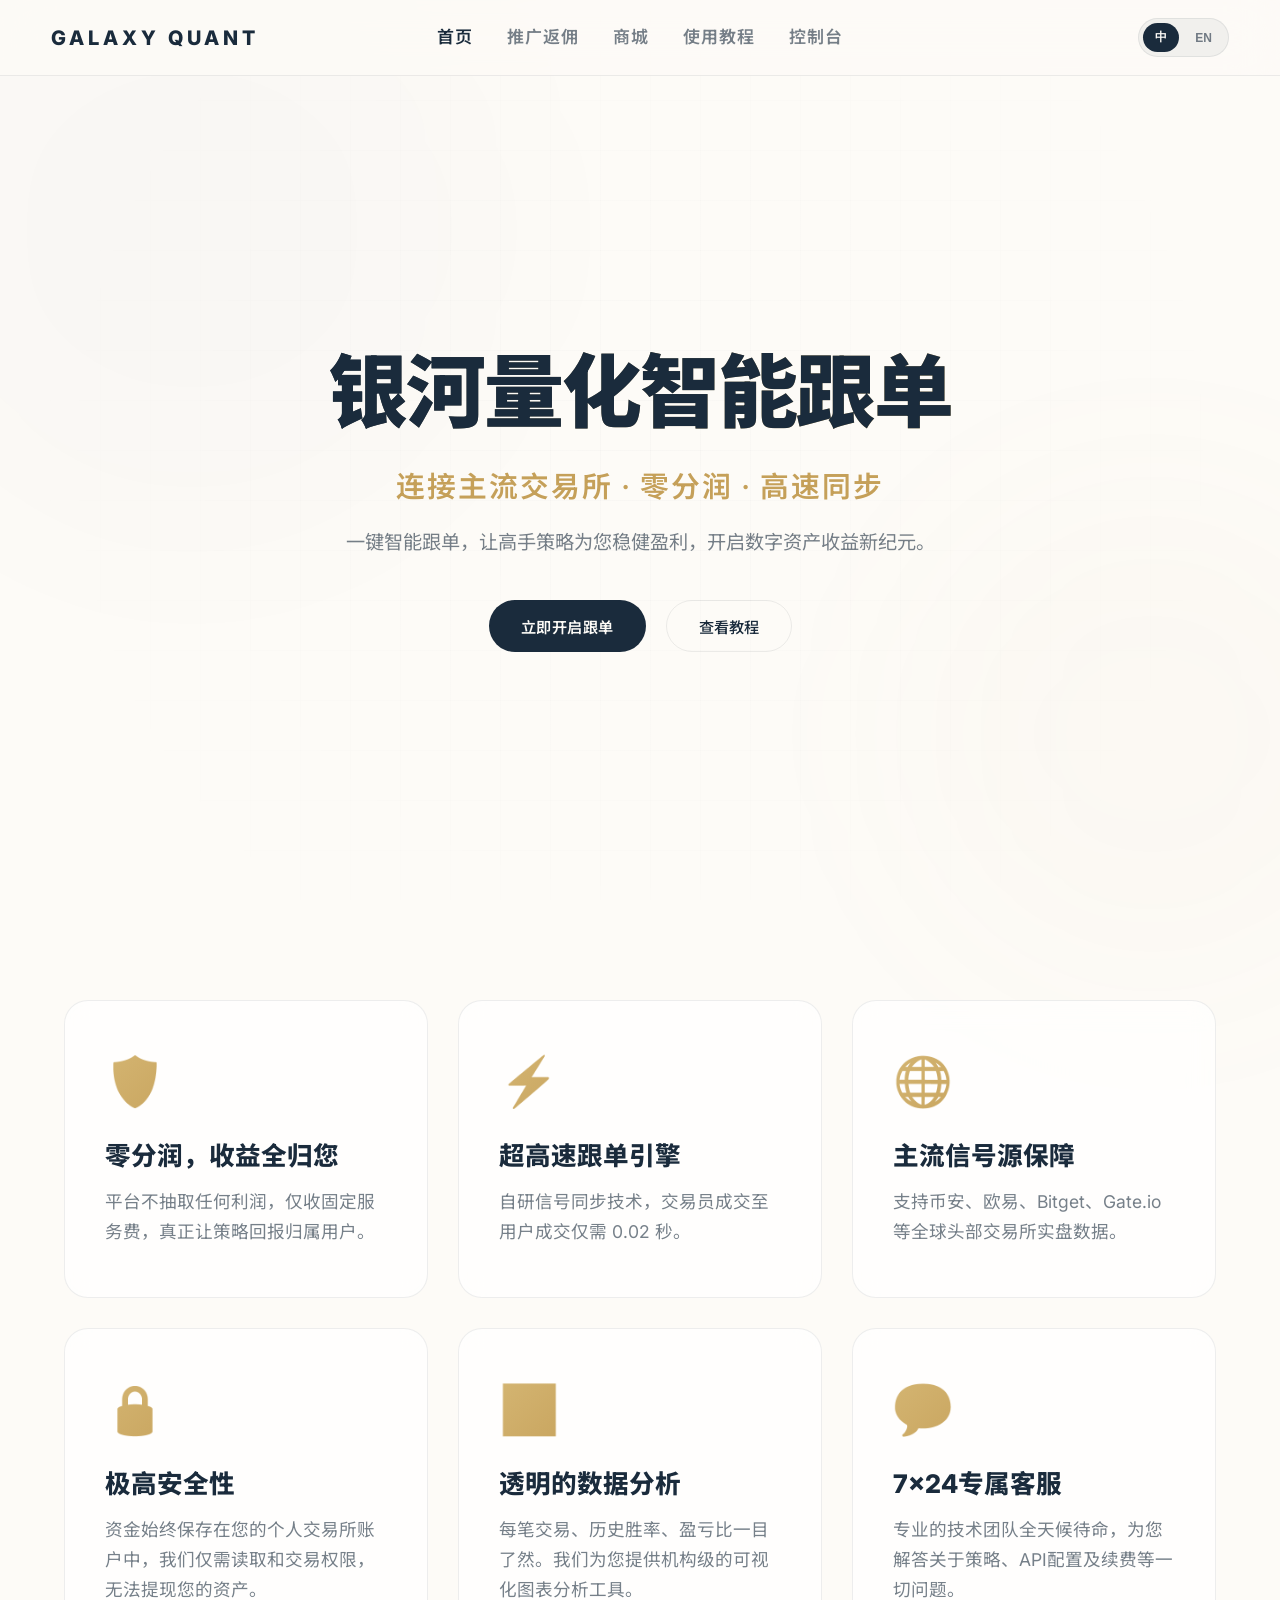
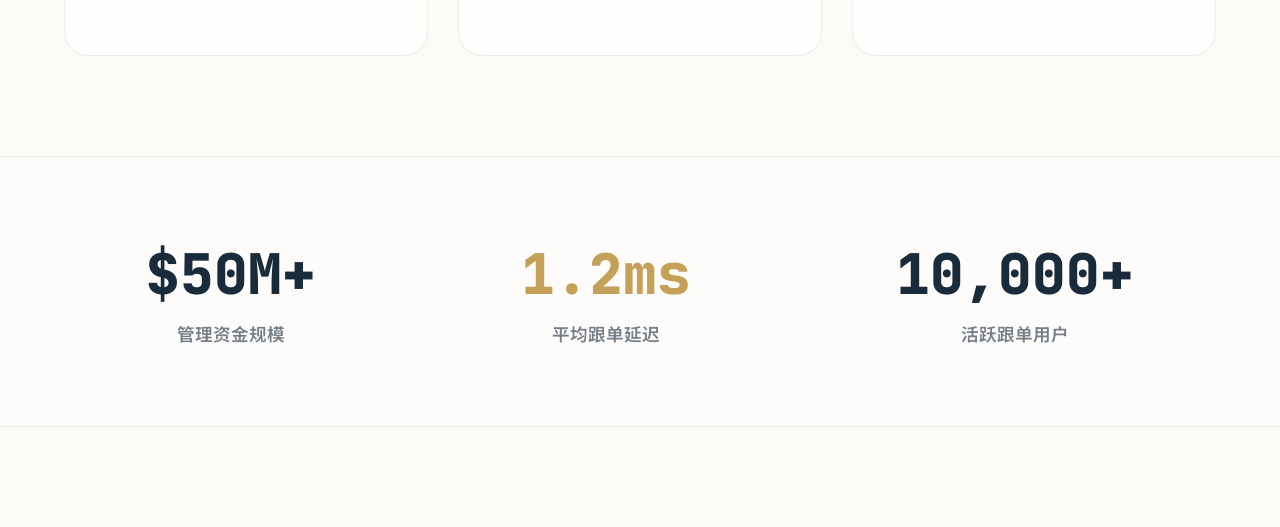
<file: index.html>
<!DOCTYPE html>
<html lang="zh-CN">
<head>
    <meta charset="UTF-8">
    <meta name="viewport" content="width=device-width, initial-scale=1.0">
    <title data-i18n="hero_title">银河量化智能跟单平台</title>
    <link href="https://unpkg.com/aos@2.3.1/dist/aos.css" rel="stylesheet">
    <link rel="stylesheet" href="styles.css">
    <style>
        /* 首页特有样式 */
        .hero {
            min-height: 100vh;
            display: flex; flex-direction: column; justify-content: center; align-items: center;
            text-align: center; padding: 0 20px; padding-top: 80px;
        }
        .hero h1 {
            font-size: 5rem; font-weight: 900; margin-bottom: 20px;
            letter-spacing: -2px;
            color: var(--brand-primary);
        }
        .hero h2 {
            font-size: 1.8rem; font-weight: 600; color: var(--brand-accent);
            margin-bottom: 20px; letter-spacing: 2px;
        }
        .hero p {
            font-size: 1.2rem; color: var(--text-muted);
            max-width: 600px; margin-bottom: 40px; line-height: 1.8;
        }
        .hero-actions { display: flex; gap: 20px; }

        .features {
            padding: 100px 5%; display: grid;
            grid-template-columns: repeat(auto-fit, minmax(320px, 1fr));
            gap: 30px; max-width: 1400px; margin: 0 auto;
        }
        .feature-card {
            background: var(--bg-panel);
            border: 1px solid var(--border-light);
            padding: 50px 40px; border-radius: var(--radius-lg);
            transition: all 0.4s cubic-bezier(0.4, 0, 0.2, 1);
            position: relative; overflow: hidden;
            backdrop-filter: var(--blur-md);
        }
        
        
        .feature-icon {
            font-size: 3rem; margin-bottom: 25px;
            background: var(--brand-gradient);
            -webkit-background-clip: text; -webkit-text-fill-color: transparent;
        }
        .feature-card h3 { font-size: 1.6rem; margin-bottom: 15px; font-weight: 800; }
        .feature-card p { color: var(--text-muted); font-size: 1.1rem; line-height: 1.7; }
    </style>
</head>
<body>
    <div class="cyber-grid"></div>
    <div class="orb orb-1"></div>
    <div class="orb orb-2"></div>

    <nav>
        <div class="nav-shell">
            <a href="/" class="logo">GALAXY QUANT</a>
            <div class="nav-links">
                <a href="/" class="active" data-i18n="nav_home">首页</a>
                <a href="/invite" data-i18n="nav_invite">推广返佣</a>
                <a href="/goods" data-i18n="nav_goods">商城</a>
                <a href="/tutorial" data-i18n="nav_tutorial">使用教程</a>
                <a href="/kzt" data-i18n="nav_console">控制台</a>
            </div>
            <div class="nav-actions">
                <div class="lang-switch">
                    <button class="lang-btn active" onclick="setLang('zh')">中</button>
                    <button class="lang-btn" onclick="setLang('en')">EN</button>
                </div>
            </div>
        </div>
    </nav>

    <section class="hero" data-aos="fade-up">
        <h1 data-i18n="hero_title" class="apple-text-reveal">银河量化智能跟单</h1>
        <h2 data-i18n="hero_subtitle">连接主流交易所 · 零分润 · 高速同步</h2>
        <p data-i18n="hero_desc">一键智能跟单，让高手策略为您稳健盈利，开启数字资产收益新纪元。</p>
        <div class="hero-actions">
            <a href="/kzt" class="btn-primary" data-i18n="hero_btn_start">立即开启跟单</a>
            <a href="/tutorial" class="btn-secondary" data-i18n="hero_btn_docs">查看教程</a>
        </div>
    </section>

    <section class="features" id="features">
        <div class="feature-card" data-aos="fade-up">
            <div class="feature-icon">🛡️</div>
            <h3 data-i18n="feature_1_title">零分润，收益全归您</h3>
            <p data-i18n="feature_1_desc">平台不抽取任何利润，仅收固定服务费，真正让策略回报归属用户。</p>
        </div>
        <div class="feature-card" data-aos="fade-up">
            <div class="feature-icon">⚡</div>
            <h3 data-i18n="feature_2_title">超高速跟单引擎</h3>
            <p data-i18n="feature_2_desc">自研信号同步技术，交易员成交至用户成交仅需 0.02 秒。</p>
        </div>
        <div class="feature-card" data-aos="fade-up">
            <div class="feature-icon">🌐</div>
            <h3 data-i18n="feature_3_title">主流信号源保障</h3>
            <p data-i18n="feature_3_desc">支持币安、欧易、Bitget、Gate.io 等全球头部交易所实盘数据。</p>
        </div>
        <div class="feature-card" data-aos="fade-up">
            <div class="feature-icon">🔒</div>
            <h3 data-i18n="feature_4_title">极高安全性</h3>
            <p data-i18n="feature_4_desc">资金始终保存在您的个人交易所账户中，我们仅需读取和交易权限，无法提现您的资产。</p>
        </div>
        <div class="feature-card" data-aos="fade-up">
            <div class="feature-icon">📊</div>
            <h3 data-i18n="feature_5_title">透明的数据分析</h3>
            <p data-i18n="feature_5_desc">每笔交易、历史胜率、盈亏比一目了然。我们为您提供机构级的可视化图表分析工具。</p>
        </div>
        <div class="feature-card" data-aos="fade-up">
            <div class="feature-icon">💬</div>
            <h3 data-i18n="feature_6_title">7×24专属客服</h3>
            <p data-i18n="feature_6_desc">专业的技术团队全天候待命，为您解答关于策略、API配置及续费等一切问题。</p>
        </div>
    </section>

    <!-- 加入统计数据部分 -->
    <section class="stats-section" data-aos="fade-up" data-aos-delay="200" style="padding: 80px 5%; background: rgba(255, 255, 255, 0.4); border-top: 1px solid var(--border-light); border-bottom: 1px solid var(--border-light); margin-bottom: 100px;">
        <div style="max-width: 1400px; margin: 0 auto; display: flex; justify-content: space-around; flex-wrap: wrap; gap: 40px; text-align: center;">
            <div>
                <div style="font-size: 3.5rem; font-weight: 900; color: var(--brand-primary); font-family: 'JetBrains Mono', monospace;">$50M+</div>
                <div style="color: var(--text-muted); font-size: 1.1rem; margin-top: 10px; font-weight: 600;">管理资金规模</div>
            </div>
            <div>
                <div style="font-size: 3.5rem; font-weight: 900; color: var(--brand-accent); font-family: 'JetBrains Mono', monospace;">1.2ms</div>
                <div style="color: var(--text-muted); font-size: 1.1rem; margin-top: 10px; font-weight: 600;">平均跟单延迟</div>
            </div>
            <div>
                <div style="font-size: 3.5rem; font-weight: 900; color: var(--brand-primary); font-family: 'JetBrains Mono', monospace;">10,000+</div>
                <div style="color: var(--text-muted); font-size: 1.1rem; margin-top: 10px; font-weight: 600;">活跃跟单用户</div>
            </div>
        </div>
    </section>

    <script src="https://unpkg.com/aos@2.3.1/dist/aos.js"></script>
    <script>
        AOS.init({
            duration: 800,
            once: true,
            offset: 100
        });
    </script>
    <script src="apple-effects.js"></script>
    <script src="i18n.js"></script>
</body>
</html>
</file>
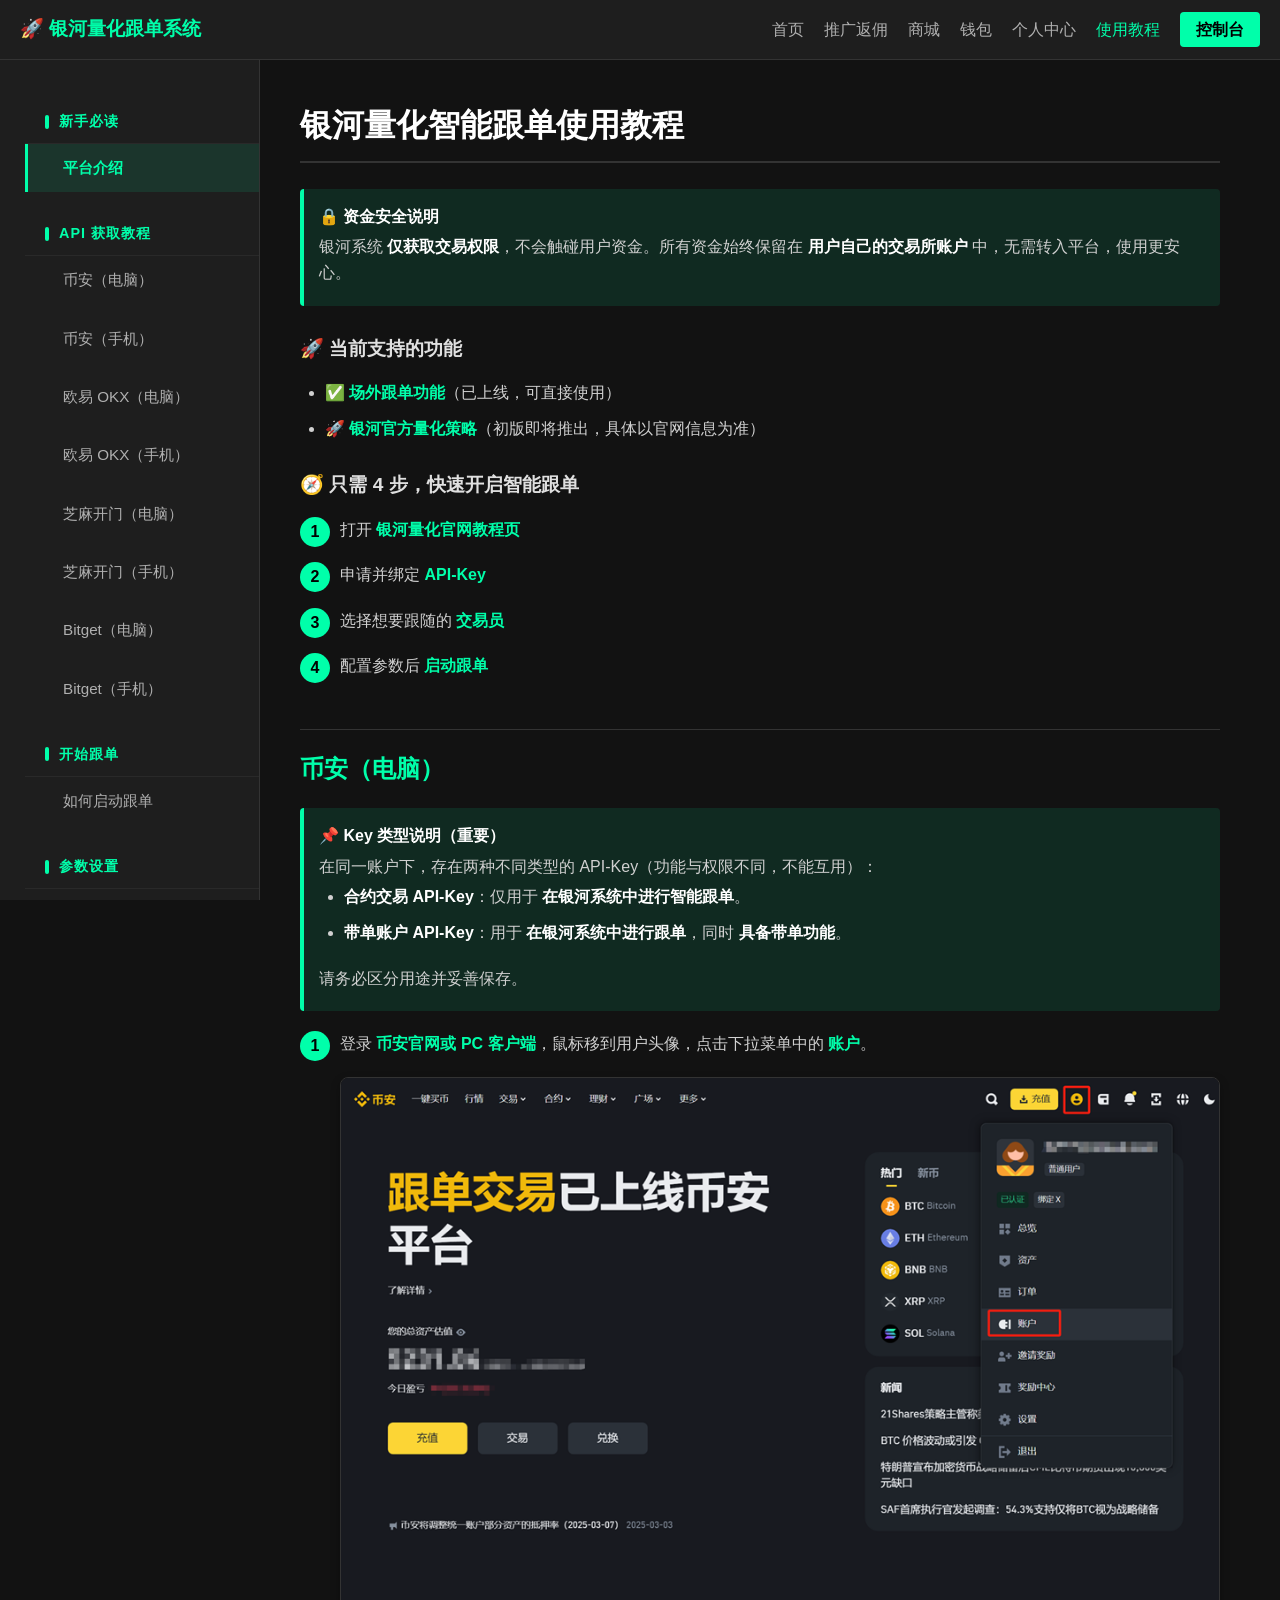
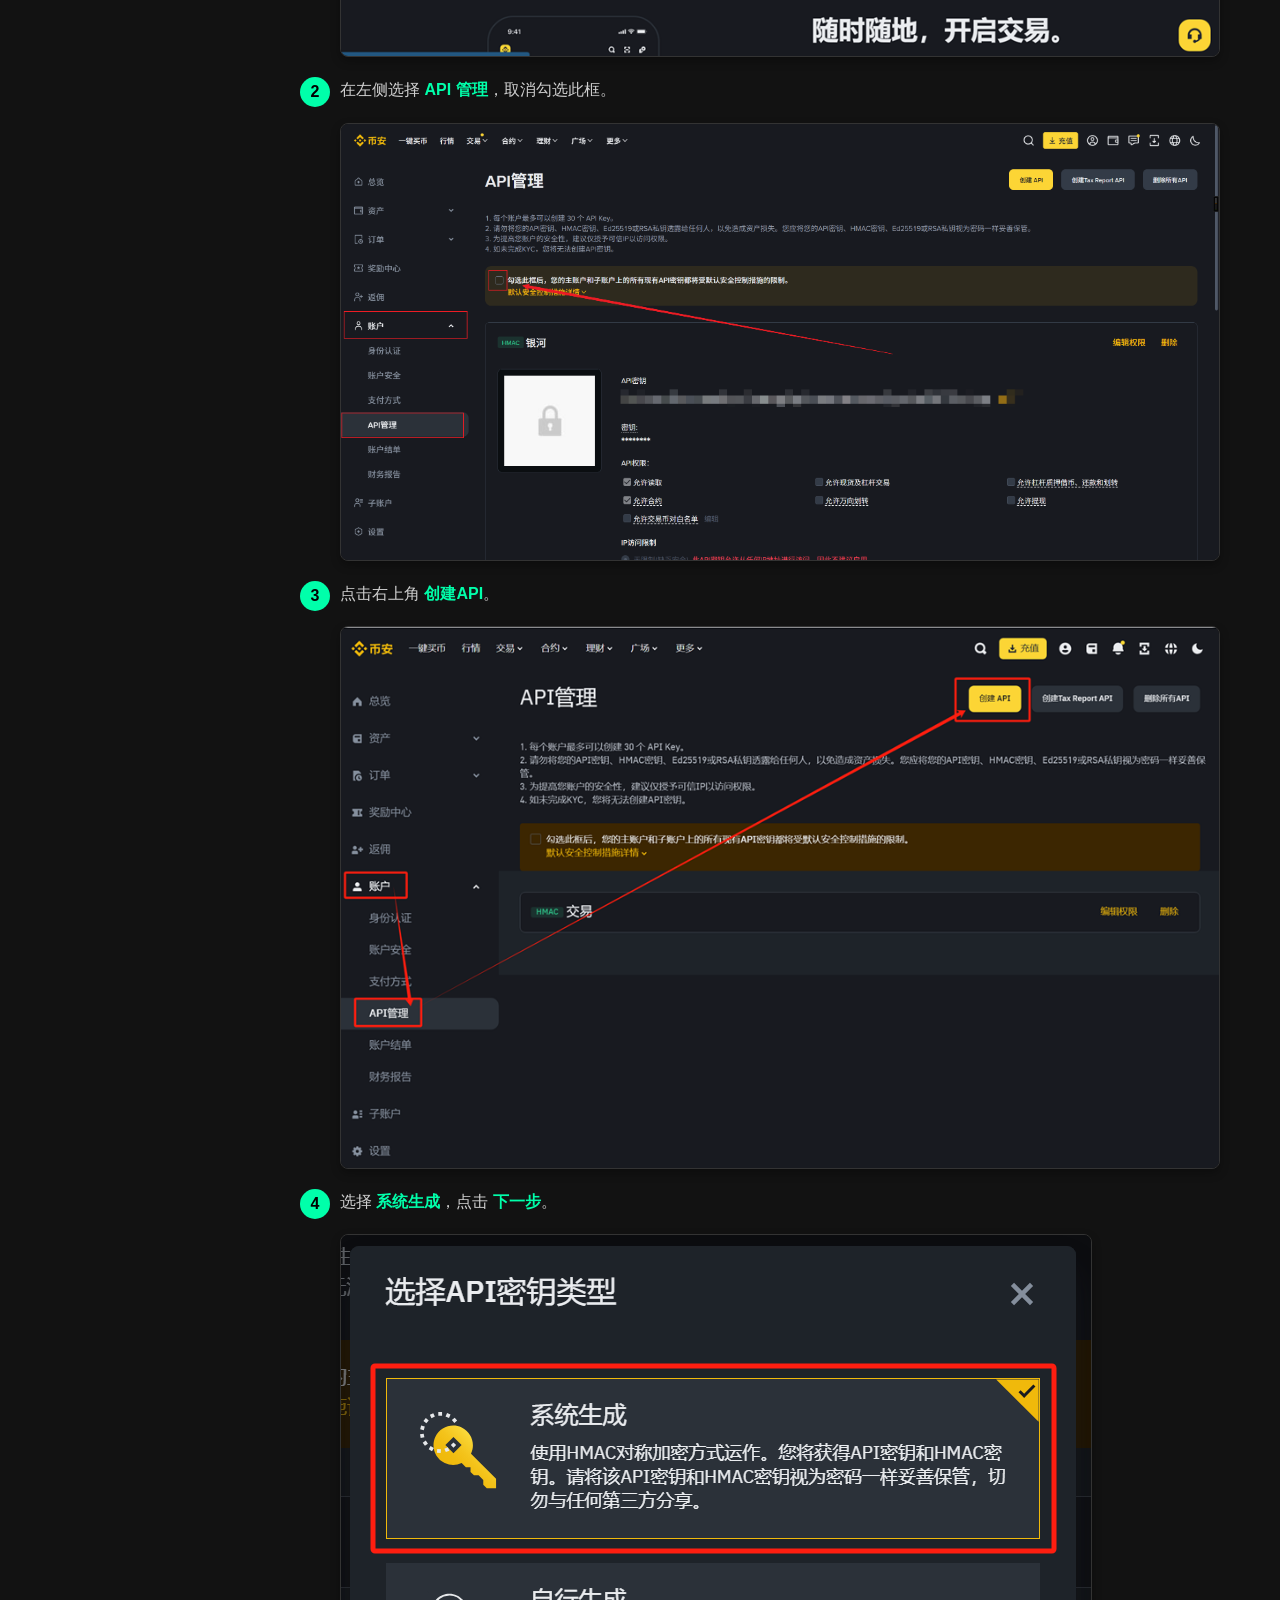
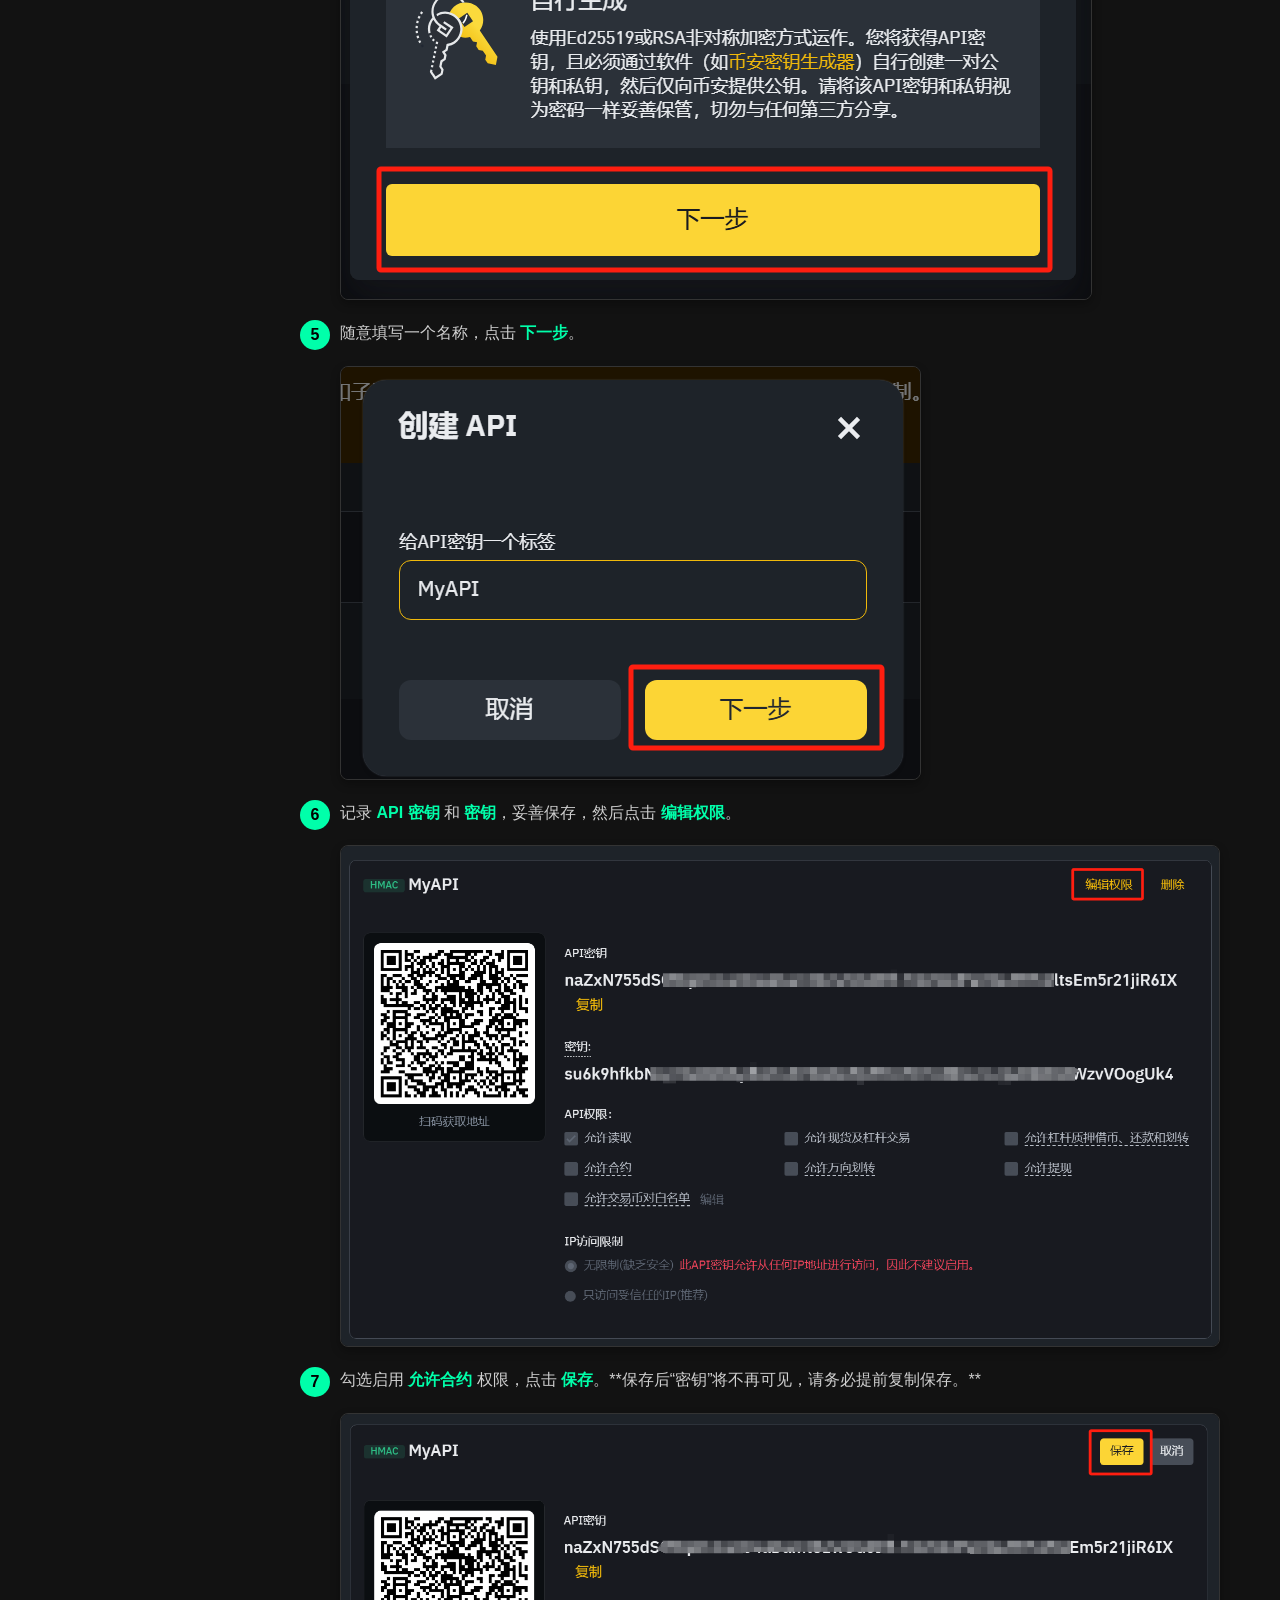
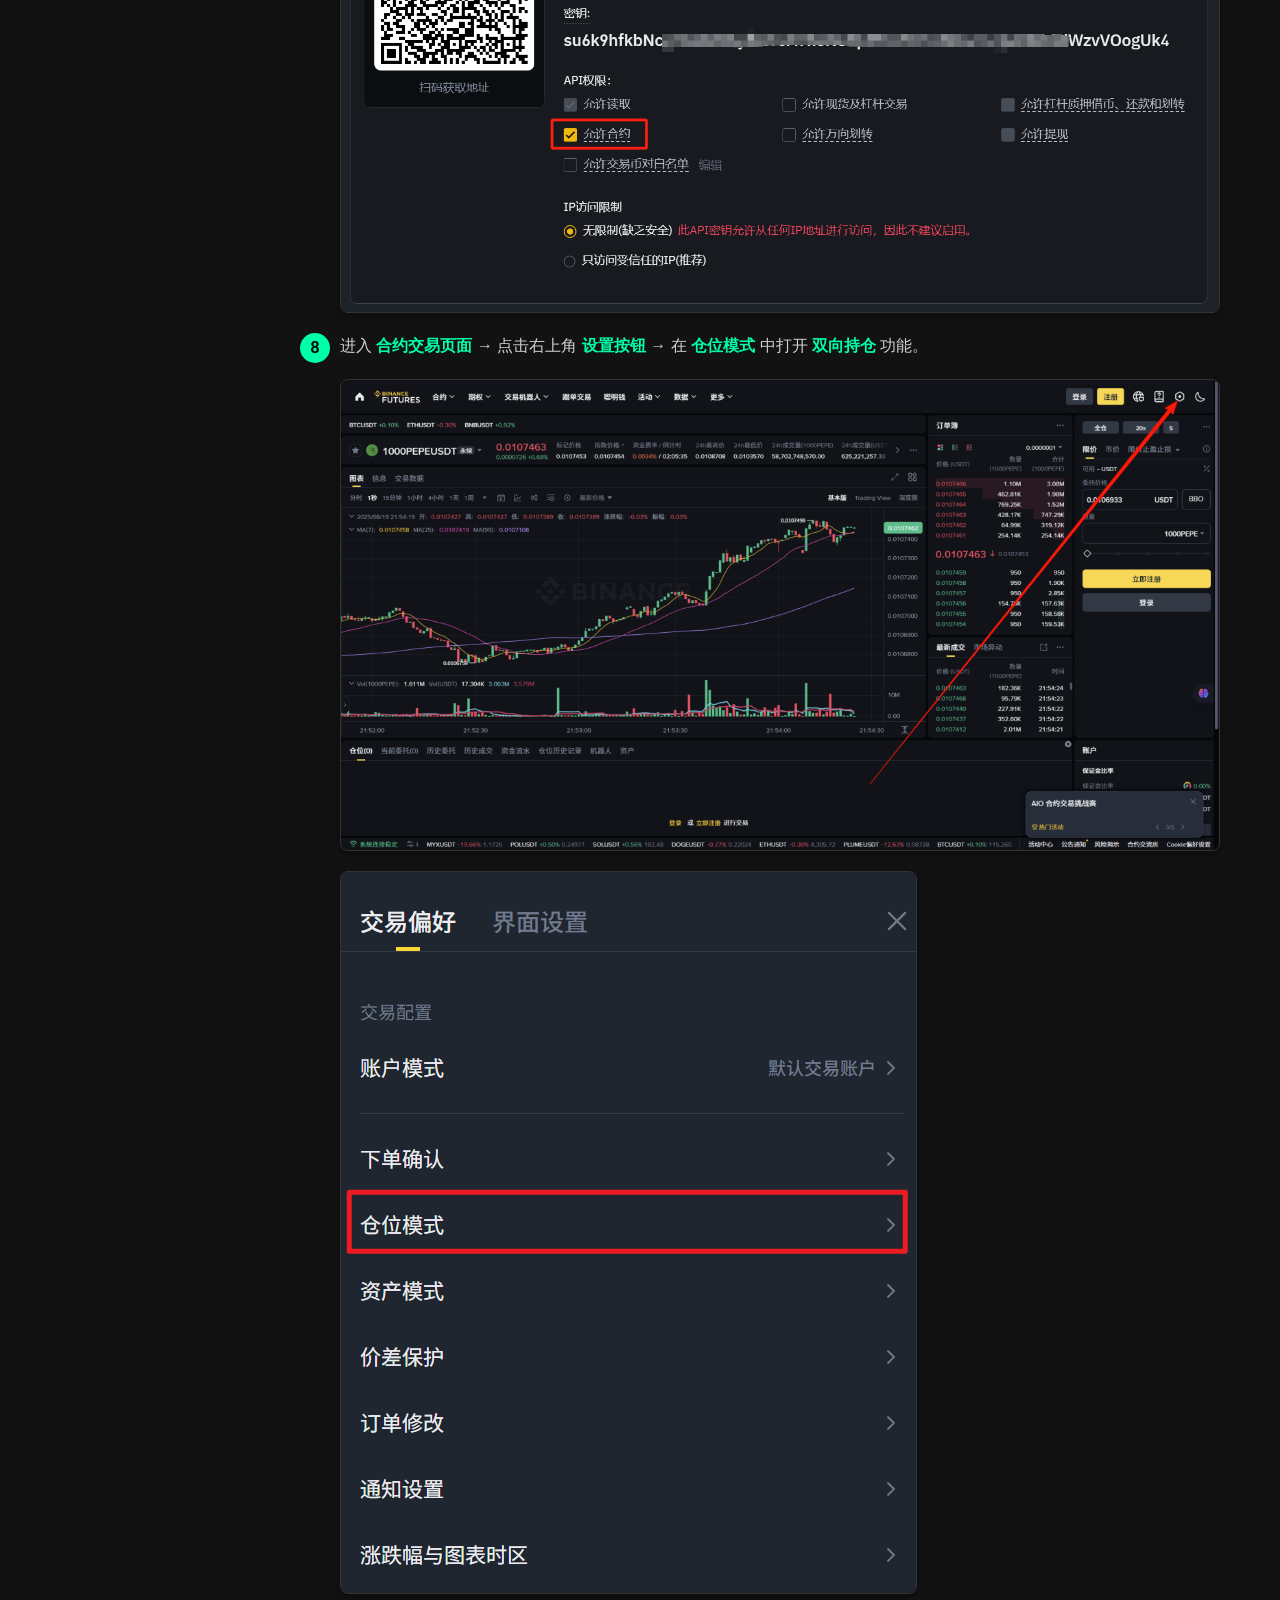
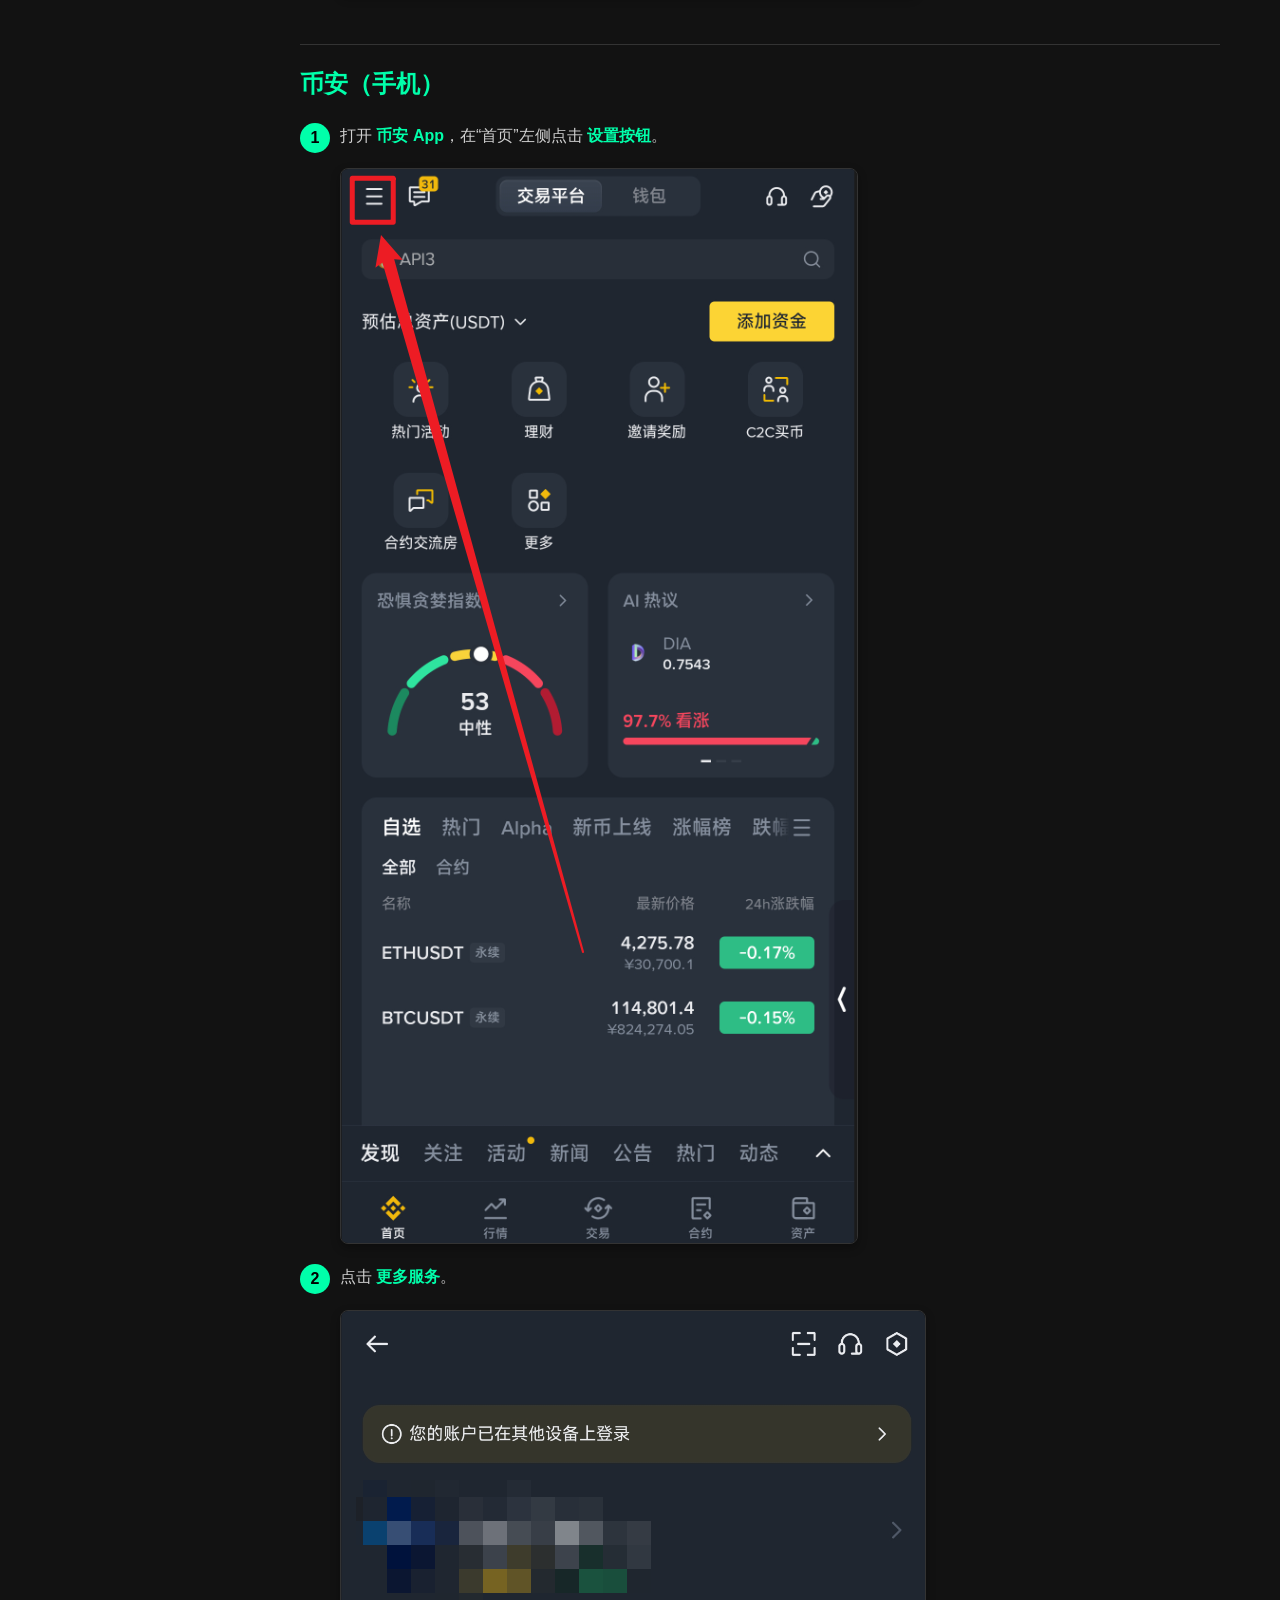
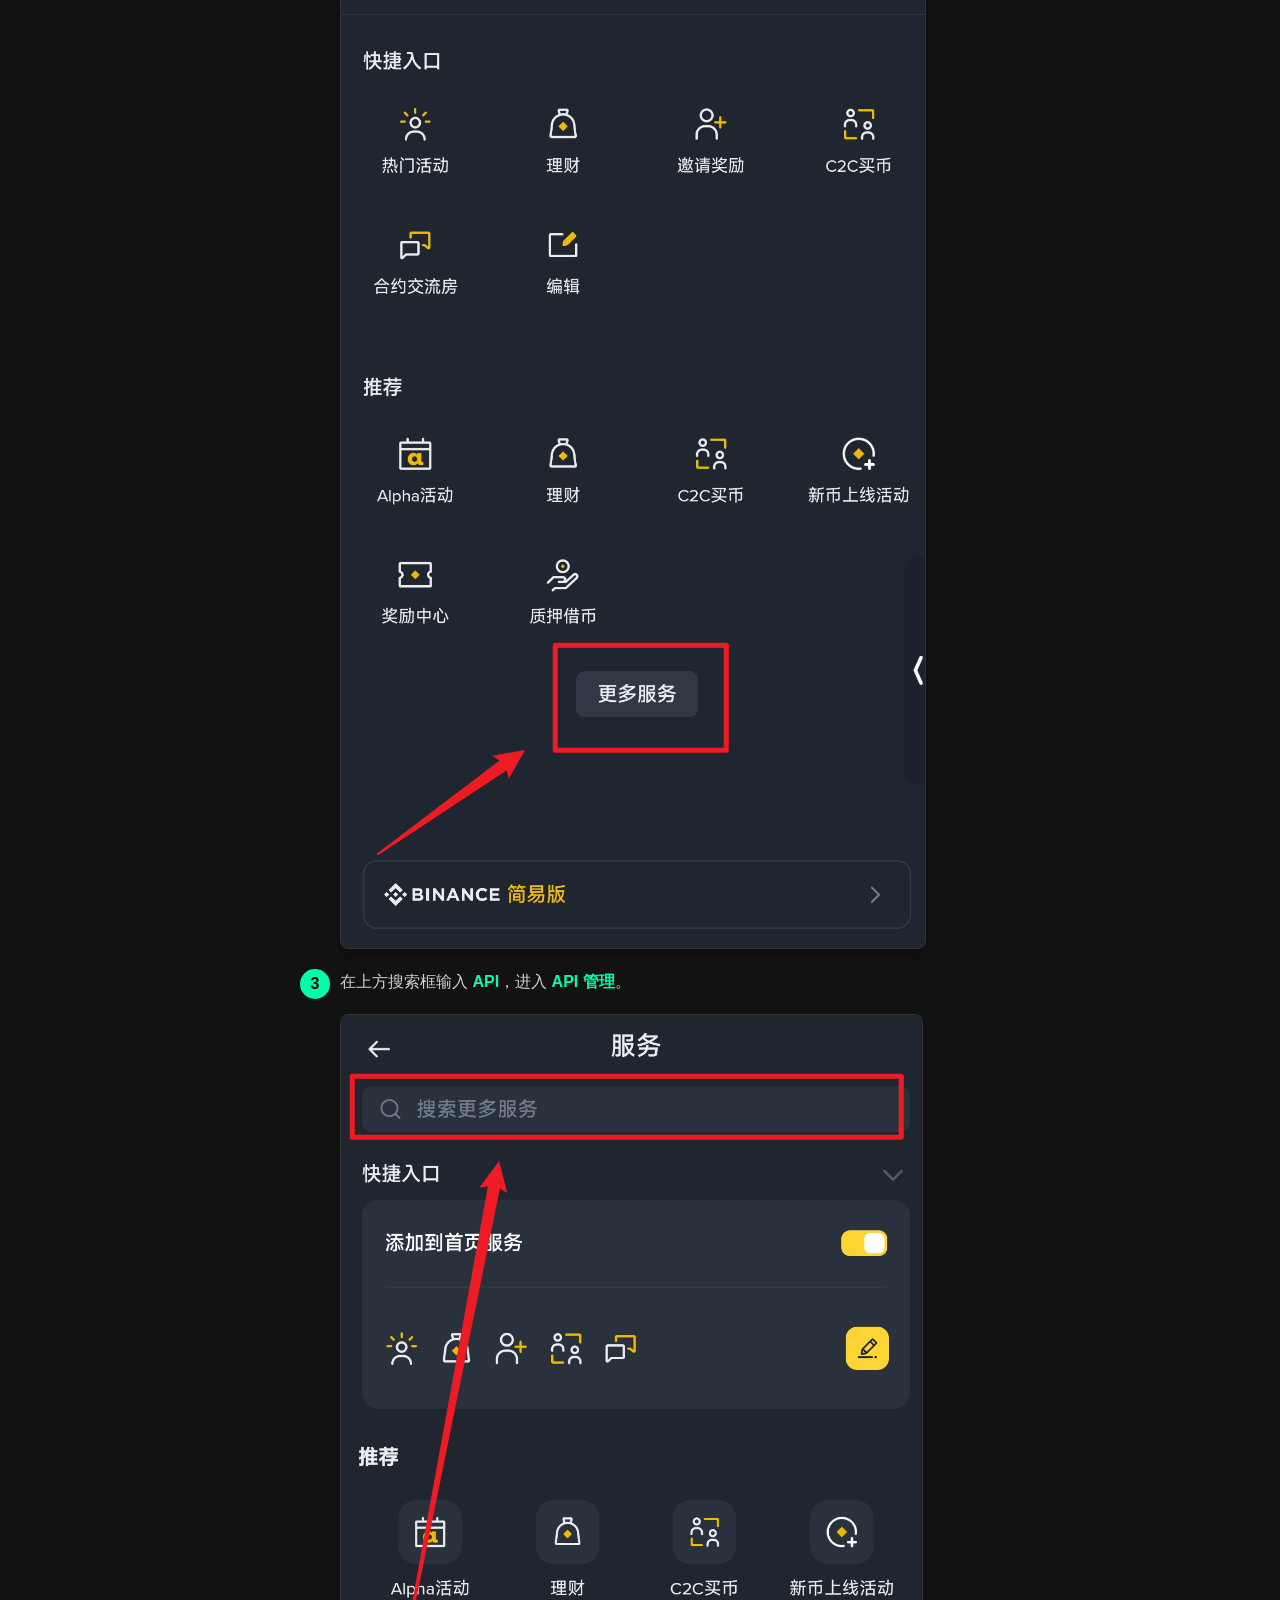
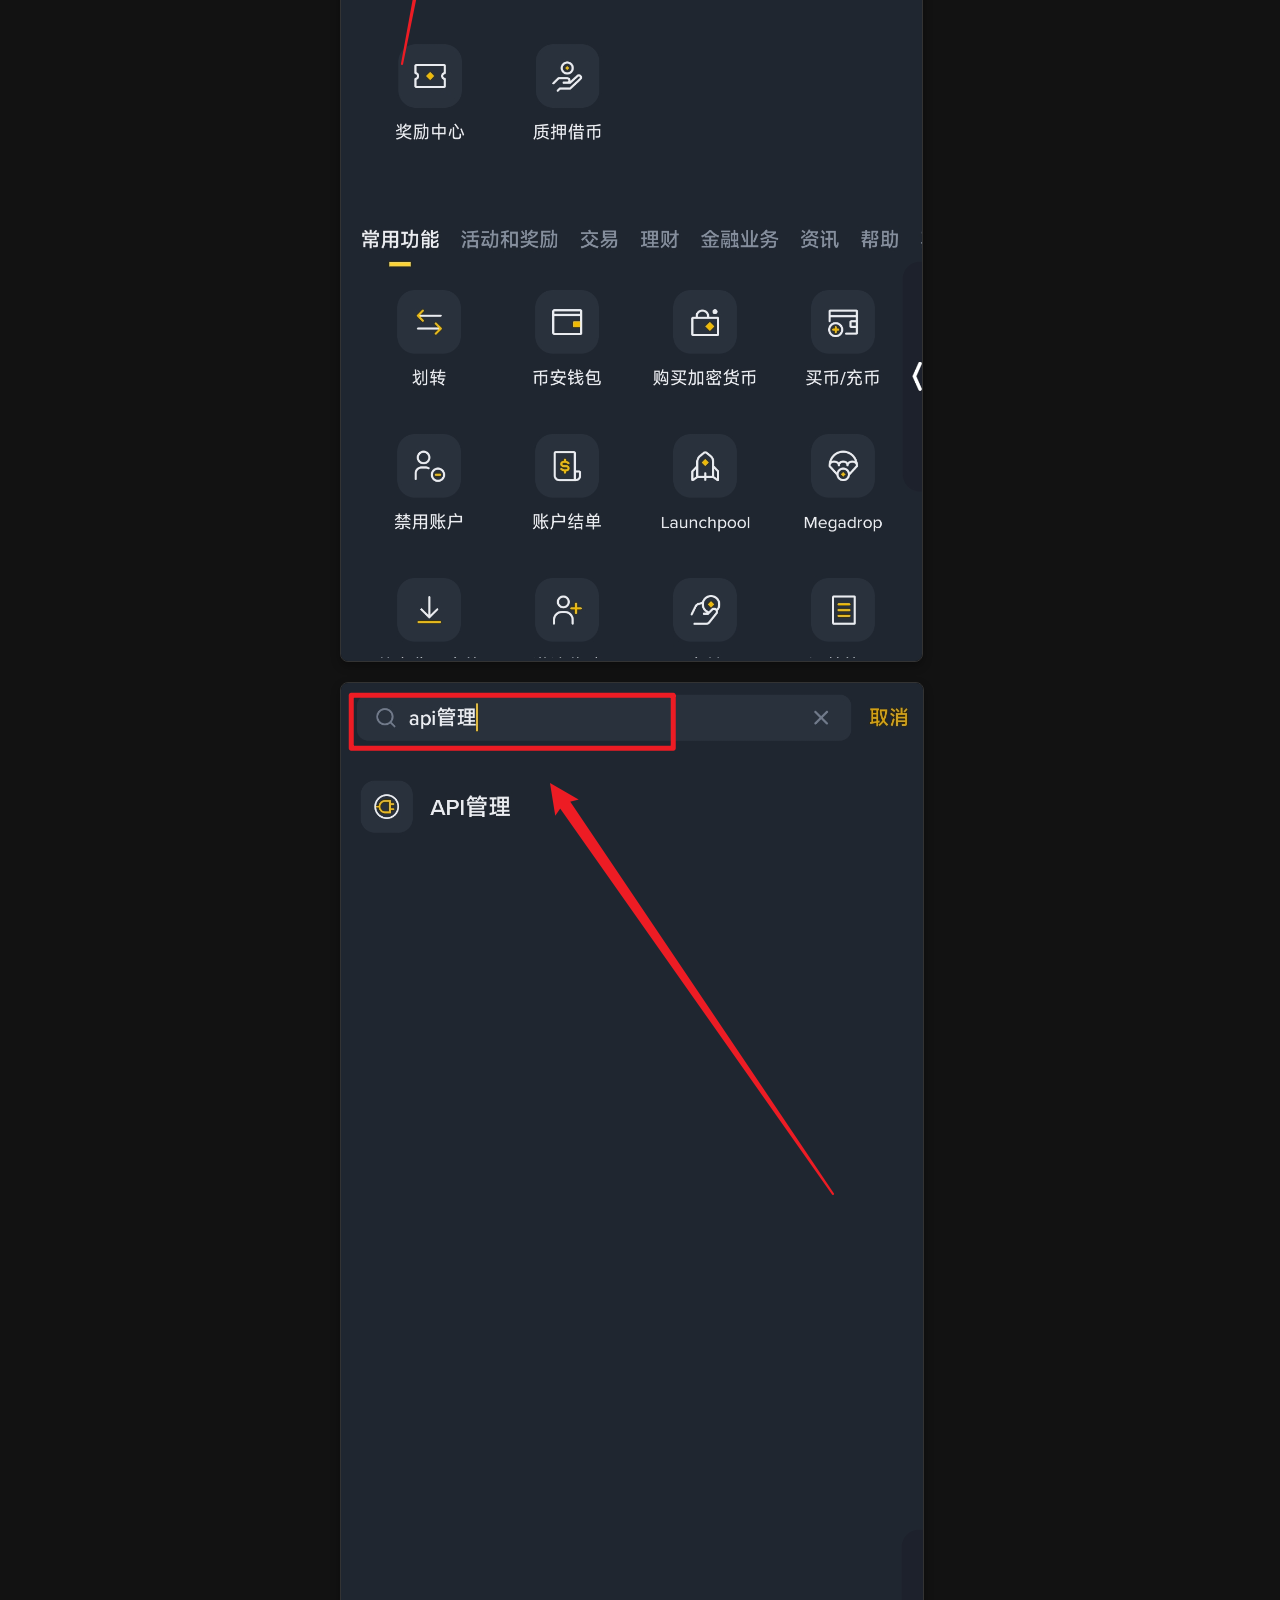
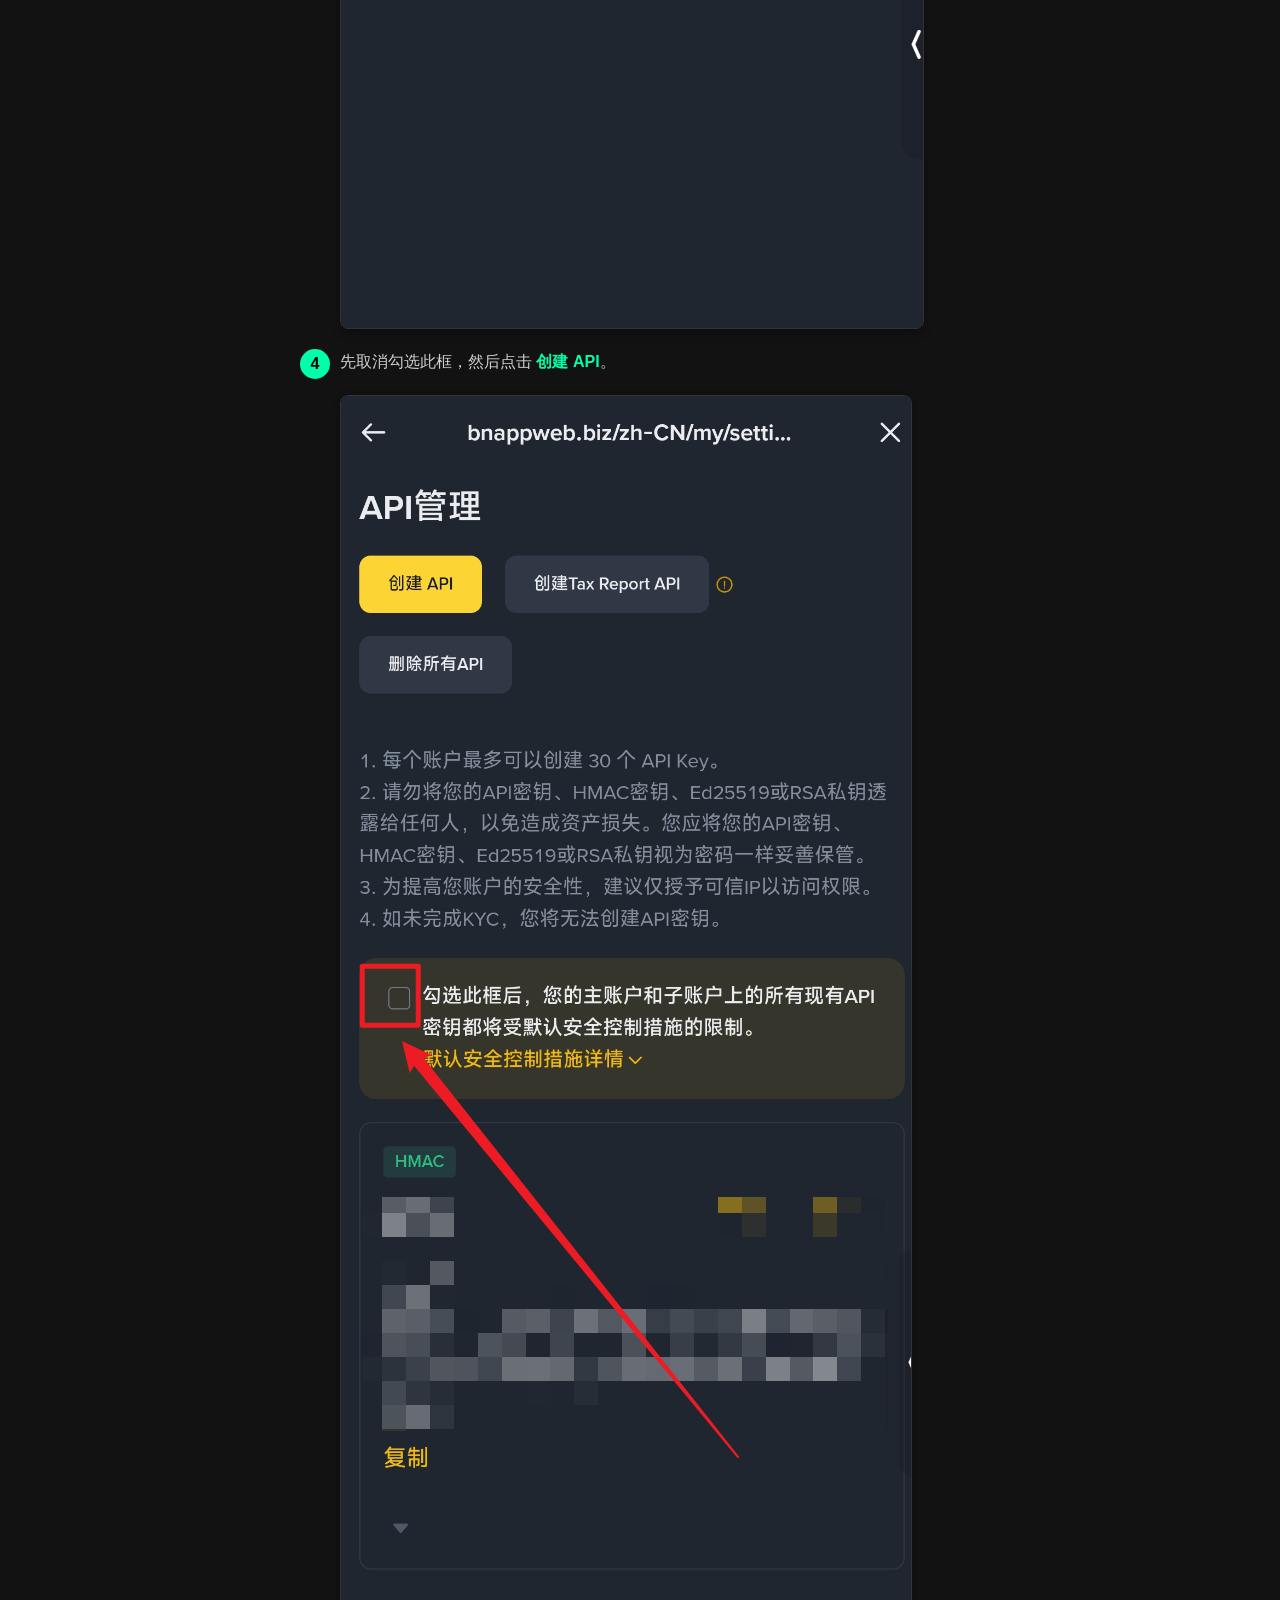
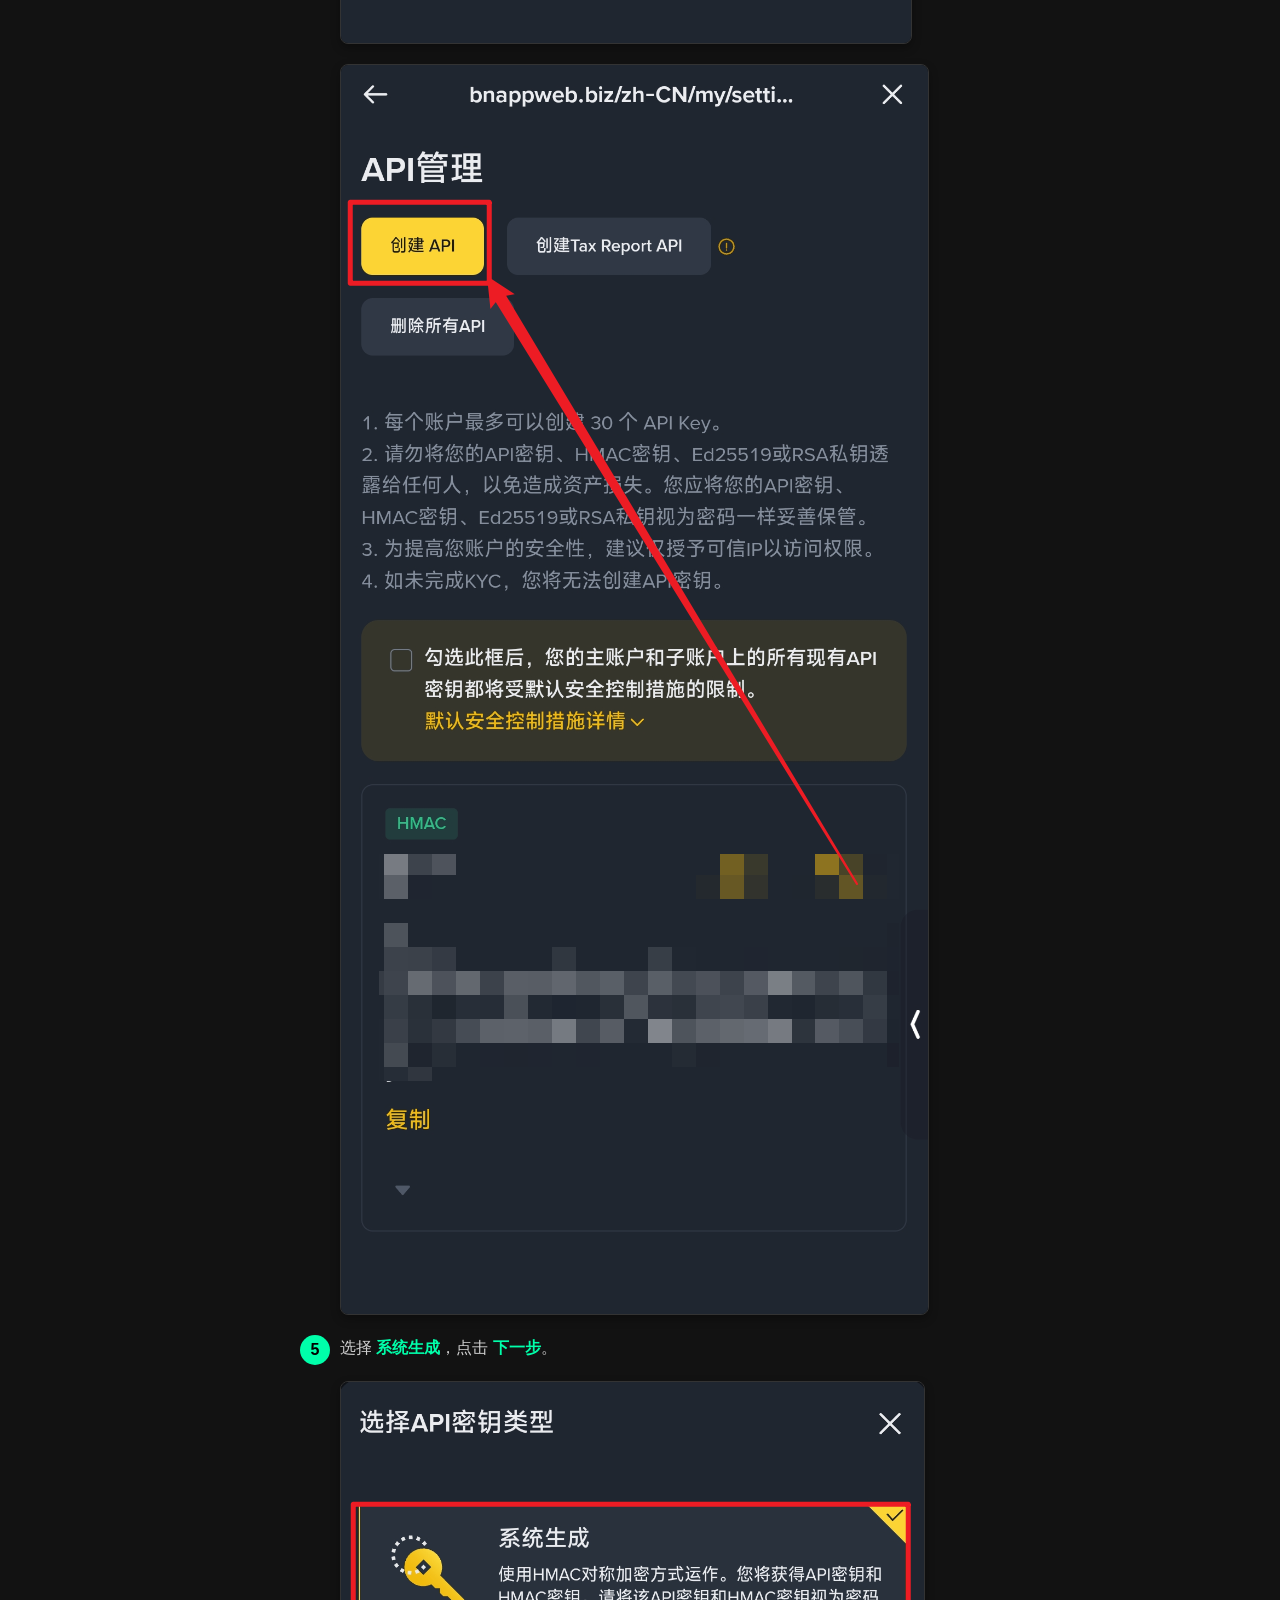
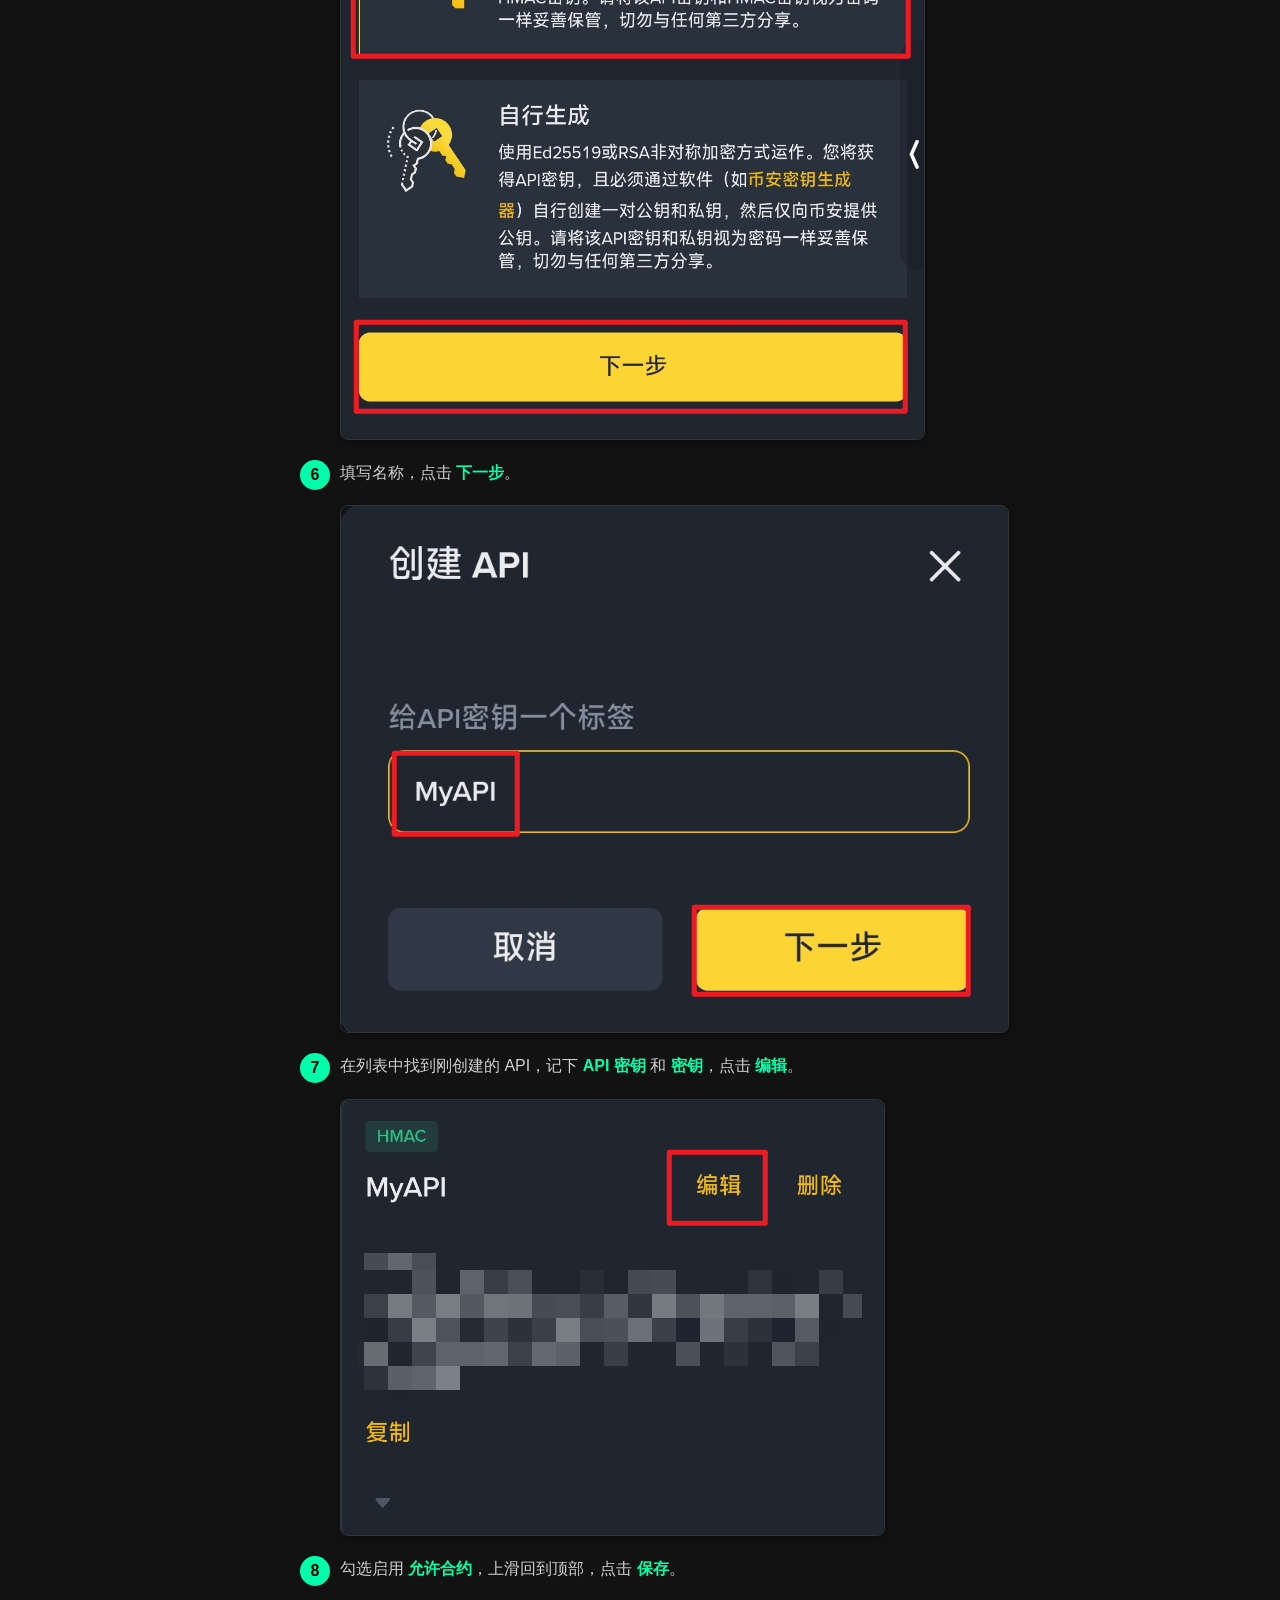
<file: 教程/index.html>
<!DOCTYPE html>
<html lang="zh-CN">
<head>
    <meta charset="UTF-8">
    <meta name="viewport" content="width=device-width, initial-scale=1.0">
    <title>银河量化智能跟单使用教程</title>
    <style>
        :root {
            --primary-color: #00ffaa;
            --primary-hover: #00cc88;
            --bg-dark: #121212;
            --bg-sidebar: #1e1e1e;
            --bg-content: #181818;
            --text-main: #ffffff;
            --text-secondary: #b0b0b0;
            --border-color: #333333;
            --accent-bg: rgba(0, 255, 170, 0.1);
            --header-height: 60px;
        }

        * {
            margin: 0;
            padding: 0;
            box-sizing: border-box;
        }

        body {
            font-family: -apple-system, BlinkMacSystemFont, "Segoe UI", Roboto, "Helvetica Neue", Arial, sans-serif;
            background-color: var(--bg-dark);
            color: var(--text-main);
            line-height: 1.6;
            display: flex;
            flex-direction: column;
            min-height: 100vh;
        }

        /* Header */
        header {
            height: var(--header-height);
            background-color: var(--bg-sidebar);
            border-bottom: 1px solid var(--border-color);
            display: flex;
            align-items: center;
            justify-content: space-between;
            padding: 0 20px;
            position: fixed;
            top: 0;
            left: 0;
            right: 0;
            z-index: 1000;
        }

        .logo {
            font-size: 1.2rem;
            font-weight: bold;
            color: var(--primary-color);
            text-decoration: none;
            display: flex;
            align-items: center;
            gap: 10px;
        }

        .nav-links {
            display: flex;
            gap: 20px;
            align-items: center;
        }

        .nav-links a {
            color: var(--text-secondary);
            text-decoration: none;
            font-size: 1rem;
            transition: all 0.3s;
            padding: 5px 0;
            line-height: 1.5;
        }

        .nav-links a:hover, .nav-links a.active {
            color: var(--primary-color);
        }
        
        /* Special style for console button */
        .nav-links a.console-btn {
            background-color: var(--primary-color);
            color: #000 !important;
            padding: 8px 16px;
            border-radius: 4px;
            font-weight: bold;
            display: inline-flex;
            align-items: center;
            justify-content: center;
            line-height: 1.2;
        }
        
        .nav-links a.console-btn:hover {
            background-color: var(--primary-hover);
            transform: translateY(-1px);
        }

        /* Layout */
        .container {
            display: flex;
            margin-top: var(--header-height);
            flex: 1;
        }

        /* Sidebar */
        .sidebar {
            width: 260px;
            background-color: var(--bg-sidebar);
            border-right: 1px solid var(--border-color);
            position: fixed;
            top: var(--header-height);
            bottom: 0;
            overflow-y: auto;
            padding: 20px 0;
            z-index: 900;
        }

        .sidebar-menu {
            list-style: none;
        }

        .sidebar-section-title {
            padding: 20px 20px 10px 20px;
            font-size: 0.9rem;
            color: var(--primary-color);
            font-weight: bold;
            text-transform: uppercase;
            letter-spacing: 1px;
            margin-top: 10px;
            border-bottom: 1px solid rgba(255, 255, 255, 0.05);
            display: flex;
            align-items: center;
        }

        .sidebar-section-title::before {
            content: '';
            display: inline-block;
            width: 4px;
            height: 14px;
            background-color: var(--primary-color);
            margin-right: 10px;
            border-radius: 2px;
        }

        .sidebar-menu li a {
            display: block;
            padding: 12px 20px 12px 35px;
            color: var(--text-secondary);
            text-decoration: none;
            font-size: 0.95rem;
            border-left: 3px solid transparent;
            transition: all 0.3s;
            position: relative;
        }
        
        .sidebar-menu li a:hover {
            background-color: rgba(255, 255, 255, 0.05);
            color: #fff;
            padding-left: 40px;
        }

        .sidebar-menu li a.active {
            background-color: rgba(0, 255, 170, 0.1);
            color: var(--primary-color);
            border-left-color: var(--primary-color);
            font-weight: bold;
        }

        .sidebar-menu li a:hover, .sidebar-menu li a.active {
            /* Styles handled above */
        }

        /* Main Content */
        .main-content {
            flex: 1;
            margin-left: 260px; /* Width of sidebar */
            padding: 40px;
            max-width: 1000px; /* Limit width for readability */
        }

        h1, h2, h3 {
            color: var(--text-main);
            margin-top: 1.5em;
            margin-bottom: 0.8em;
        }

        h1 {
            font-size: 2rem;
            border-bottom: 2px solid var(--border-color);
            padding-bottom: 10px;
            margin-top: 0;
        }

        h2 {
            font-size: 1.5rem;
            color: var(--primary-color);
            margin-top: 50px; /* Space for anchor linking */
            padding-top: 20px;
            border-top: 1px solid var(--border-color);
        }

        h3 {
            font-size: 1.2rem;
            color: #e0e0e0;
        }

        p, li {
            color: #d0d0d0;
            margin-bottom: 10px;
        }

        ul, ol {
            padding-left: 25px;
            margin-bottom: 20px;
        }

        strong {
            color: var(--primary-color);
        }

        a {
            color: var(--primary-color);
            text-decoration: none;
        }

        a:hover {
            text-decoration: underline;
        }

        code {
            background-color: rgba(255, 255, 255, 0.1);
            padding: 2px 6px;
            border-radius: 4px;
            font-family: monospace;
            color: #ff7675;
        }

        /* Images */
        img {
            max-width: 100%;
            height: auto;
            border-radius: 8px;
            border: 1px solid var(--border-color);
            margin: 20px 0;
            box-shadow: 0 4px 10px rgba(0,0,0,0.3);
            display: block;
        }

        /* Info Box */
        .info-box {
            background-color: var(--accent-bg);
            border-left: 4px solid var(--primary-color);
            padding: 15px;
            margin: 20px 0;
            border-radius: 4px;
        }

        .info-box p {
            margin-bottom: 5px;
        }
        
        .info-box strong {
             color: #fff;
        }

        /* Steps Styling */
        .step-list {
            counter-reset: step;
            list-style: none;
            padding: 0;
        }

        .step-list li {
            position: relative;
            padding-left: 40px;
            margin-bottom: 20px;
        }

        .step-list li::before {
            counter-increment: step;
            content: counter(step);
            position: absolute;
            left: 0;
            top: 0;
            width: 30px;
            height: 30px;
            background-color: var(--primary-color);
            color: #000;
            border-radius: 50%;
            text-align: center;
            line-height: 30px;
            font-weight: bold;
        }

        /* Responsive */
        @media (max-width: 768px) {
            .sidebar {
                transform: translateX(-100%);
                transition: transform 0.3s;
                width: 240px;
            }

            .sidebar.open {
                transform: translateX(0);
            }

            .main-content {
                margin-left: 0;
                padding: 20px;
            }
            
            .menu-toggle {
                display: block;
                color: #fff;
                font-size: 1.5rem;
                cursor: pointer;
                margin-right: 15px;
            }
        }
        
        @media (min-width: 769px) {
            .menu-toggle {
                display: none;
            }
        }
    </style>
</head>
<body>

    <header>
        <div class="logo">
            <span class="menu-toggle" onclick="toggleSidebar()">☰</span>
            🚀 银河量化跟单系统
        </div>
        <nav class="nav-links">
            <a href="https://galaxyquantitative.com/home">首页</a>
            <a href="https://galaxyquantitative.com/Invite">推广返佣</a>
            <a href="https://galaxyquantitative.com/goods">商城</a>
            <a href="https://galaxyquantitative.com/user">钱包</a>
            <a href="https://galaxyquantitative.com/security">个人中心</a>
            <a href="https://galaxyquantitative.com/tutorial" class="active">使用教程</a>
            <a href="https://galaxyquantitative.com/kzt" class="console-btn">控制台</a>
        </nav>
    </header>

    <div class="container">
        <aside class="sidebar" id="sidebar">
            <ul class="sidebar-menu">
                <div class="sidebar-section-title">新手必读</div>
                <li><a href="#intro" class="active">平台介绍</a></li>

                <div class="sidebar-section-title">API 获取教程</div>
                <li><a href="#binance-pc">币安（电脑）</a></li>
                <li><a href="#binance-mobile">币安（手机）</a></li>
                <li><a href="#okx-pc">欧易 OKX（电脑）</a></li>
                <li><a href="#okx-mobile">欧易 OKX（手机）</a></li>
                <li><a href="#gate-pc">芝麻开门（电脑）</a></li>
                <li><a href="#gate-mobile">芝麻开门（手机）</a></li>
                <li><a href="#bitget-pc">Bitget（电脑）</a></li>
                <li><a href="#bitget-mobile">Bitget（手机）</a></li>

                <div class="sidebar-section-title">开始跟单</div>
                <li><a href="#start-copy">如何启动跟单</a></li>

                <div class="sidebar-section-title">参数设置</div>
                <li><a href="#config-guide">配置指南详解</a></li>
            </ul>
        </aside>

        <main class="main-content">
            <section id="intro">
                <h1>银河量化智能跟单使用教程</h1>
                <div class="info-box">
                    <p><strong>🔒 资金安全说明</strong></p>
                    <p>银河系统 <strong>仅获取交易权限</strong>，不会触碰用户资金。所有资金始终保留在 <strong>用户自己的交易所账户</strong> 中，无需转入平台，使用更安心。</p>
                </div>
                
                <h3>🚀 当前支持的功能</h3>
                <ul>
                    <li>✅ <strong>场外跟单功能</strong>（已上线，可直接使用）</li>
                    <li>🚀 <strong>银河官方量化策略</strong>（初版即将推出，具体以官网信息为准）</li>
                </ul>

                <h3>🧭 只需 4 步，快速开启智能跟单</h3>
                <ol class="step-list">
                    <li>打开 <strong>银河量化官网教程页</strong></li>
                    <li>申请并绑定 <strong>API-Key</strong></li>
                    <li>选择想要跟随的 <strong>交易员</strong></li>
                    <li>配置参数后 <strong>启动跟单</strong></li>
                </ol>
            </section>

            <section id="binance-pc">
                <h2>币安（电脑）</h2>
                <div class="info-box">
                    <p><strong>📌 Key 类型说明（重要）</strong></p>
                    <p>在同一账户下，存在两种不同类型的 API-Key（功能与权限不同，不能互用）：</p>
                    <ul>
                        <li><strong>合约交易 API-Key</strong>：仅用于 <strong>在银河系统中进行智能跟单</strong>。</li>
                        <li><strong>带单账户 API-Key</strong>：用于 <strong>在银河系统中进行跟单</strong>，同时 <strong>具备带单功能</strong>。</li>
                    </ul>
                    <p>请务必区分用途并妥善保存。</p>
                </div>
                <ol class="step-list">
                    <li>登录 <strong>币安官网或 PC 客户端</strong>，鼠标移到用户头像，点击下拉菜单中的 <strong>账户</strong>。<br><img src="tutorial/1.png" loading="lazy"></li>
                    <li>在左侧选择 <strong>API 管理</strong>，取消勾选此框。<br><img src="tutorial/2.png" loading="lazy"></li>
                    <li>点击右上角 <strong>创建API</strong>。<br><img src="tutorial/3.png" loading="lazy"></li>
                    <li>选择 <strong>系统生成</strong>，点击 <strong>下一步</strong>。<br><img src="tutorial/4.png" loading="lazy"></li>
                    <li>随意填写一个名称，点击 <strong>下一步</strong>。<br><img src="tutorial/5.png" loading="lazy"></li>
                    <li>记录 <strong>API 密钥</strong> 和 <strong>密钥</strong>，妥善保存，然后点击 <strong>编辑权限</strong>。<br><img src="tutorial/6.png" loading="lazy"></li>
                    <li>勾选启用 <strong>允许合约</strong> 权限，点击 <strong>保存</strong>。**保存后“密钥”将不再可见，请务必提前复制保存。**<br><img src="tutorial/7.png" loading="lazy"></li>
                    <li>进入 <strong>合约交易页面</strong> → 点击右上角 <strong>设置按钮</strong> → 在 <strong>仓位模式</strong> 中打开 <strong>双向持仓</strong> 功能。<br><img src="tutorial/8.png" loading="lazy"><img src="tutorial/9.png" loading="lazy"></li>
                </ol>
            </section>

            <section id="binance-mobile">
                <h2>币安（手机）</h2>
                <ol class="step-list">
                    <li>打开 <strong>币安 App</strong>，在“首页”左侧点击 <strong>设置按钮</strong>。<br><img src="tutorial/10.png" loading="lazy"></li>
                    <li>点击 <strong>更多服务</strong>。<br><img src="tutorial/11.png" loading="lazy"></li>
                    <li>在上方搜索框输入 <strong>API</strong>，进入 <strong>API 管理</strong>。<br><img src="tutorial/12.png" loading="lazy"><img src="tutorial/13.png" loading="lazy"></li>
                    <li>先取消勾选此框，然后点击 <strong>创建 API</strong>。<br><img src="tutorial/14.png" loading="lazy"><img src="tutorial/15.png" loading="lazy"></li>
                    <li>选择 <strong>系统生成</strong>，点击 <strong>下一步</strong>。<br><img src="tutorial/16.png" loading="lazy"></li>
                    <li>填写名称，点击 <strong>下一步</strong>。<br><img src="tutorial/17.png" loading="lazy"></li>
                    <li>在列表中找到刚创建的 API，记下 <strong>API 密钥</strong> 和 <strong>密钥</strong>，点击 <strong>编辑</strong>。<br><img src="tutorial/18.png" loading="lazy"></li>
                    <li>勾选启用 <strong>允许合约</strong>，上滑回到顶部，点击 <strong>保存</strong>。<br><img src="tutorial/19.png" loading="lazy"></li>
                    <li>进入 <strong>合约交易页面</strong> → 点击右上角 <strong>三个点</strong> → **偏好设置** → 在 <strong>仓位模式</strong> 中打开 <strong>双向持仓</strong> 功能。<br><img src="tutorial/20.png" loading="lazy"><img src="tutorial/21.png" loading="lazy"><img src="tutorial/22.png" loading="lazy"></li>
                </ol>
            </section>

            <section id="okx-pc">
                <h2>欧易 OKX（电脑）</h2>
                <ol class="step-list">
                    <li>登录 <strong>OKX 官网/PC 客户端</strong>，鼠标移到用户头像，在下拉菜单中点击 <strong>API</strong>。<br><img src="tutorial/23.png" loading="lazy"></li>
                    <li>点击 <strong>创建 API key</strong>。<br><img src="tutorial/24.png" loading="lazy"></li>
                    <li><strong>备注名</strong> 随意；用途选择 <strong>API 交易</strong>；权限勾选 <strong>交易</strong>。<br><img src="tutorial/25.png" loading="lazy"></li>
                    <li>设置并记录一个复杂度足够高的 <strong>密码短语</strong>（或密码），点击 <strong>提交全部</strong>。<br><img src="tutorial/26.png" loading="lazy"></li>
                    <li>在弹窗中点击 <strong>显示信息</strong>，记录 <strong>API key</strong>、<strong>密钥</strong> 以及 <strong>密码短语</strong>。<br><img src="tutorial/27.png" loading="lazy"><img src="tutorial/28.png" loading="lazy"></li>
                    <li>进入 <strong>合约交易页面</strong> → 点击右上角 <strong>设置按钮</strong> → 在 <strong>仓位模式</strong> 中打开 <strong>双向持仓</strong> 功能。<br><img src="tutorial/29.png" loading="lazy"><img src="tutorial/30.png" loading="lazy"></li>
                </ol>
            </section>

            <section id="okx-mobile">
                <h2>欧易 OKX（手机）</h2>
                <ol class="step-list">
                    <li>登录 <strong>OKX App</strong>，点击左上角 <strong>九宫格</strong>。<br><img src="tutorial/31.png" loading="lazy"></li>
                    <li>滑动到底部，点击 <strong>API</strong>。<br><img src="tutorial/32.png" loading="lazy"></li>
                    <li>点击 <strong>创建 API key</strong>。<br><img src="tutorial/33.png" loading="lazy"></li>
                    <li>填写 <strong>备注名</strong>；用途选择 <strong>API 交易</strong>；权限点亮 <strong>交易</strong>；创建并记录 <strong>密码短语</strong>。<br><img src="tutorial/34.png" loading="lazy"></li>
                    <li>在“一创建的 API”弹窗中点击 <strong>显示详情</strong>，记录 <strong>API key</strong>、<strong>Secret key</strong> 以及 <strong>密码短语</strong>。<br><img src="tutorial/35.png" loading="lazy"><img src="tutorial/36.png" loading="lazy"></li>
                    <li>进入 <strong>合约交易页面</strong> → 点击右上角 <strong>三个点</strong> → <strong>交易设置</strong> → 在 <strong>仓位模式</strong> 中打开 <strong>双向持仓</strong> 功能。<br><img src="tutorial/37.png" loading="lazy"><img src="tutorial/38.png" loading="lazy"><img src="tutorial/39.png" loading="lazy"></li>
                </ol>
            </section>

            <section id="gate-pc">
                <h2>芝麻开门（电脑）</h2>
                <div class="info-box">
                    <p><strong>📌 提示</strong></p>
                    <p>新注册的 Gate.io 账户需先手动交易任意一笔，以创建合约账户。</p>
                </div>
                <ol class="step-list">
                    <li>登录 <strong>Gate.io 官网</strong>，鼠标移到用户头像，点击下拉菜单中的 <strong>API 管理</strong>。<br><img src="tutorial/40.png" loading="lazy"></li>
                    <li>点击 <strong>创建 API Key</strong>。<br><img src="tutorial/41.png" loading="lazy"></li>
                    <li>填写 <strong>备注名</strong>；启用 <strong>永续合约</strong> 的读写权限；<strong>钱包、返佣明细、Account</strong> 设置为只读权限。<br><img src="tutorial/42.png" loading="lazy"></li>
                    <li>记录 <strong>Key</strong>、<strong>Secret</strong> 并妥善保存。<br><img src="tutorial/43.png" loading="lazy"></li>
                    <li>进入 <strong>合约交易页面</strong> → 点击右上角 <strong>三个点</strong> → <strong>交易设置</strong> → 在 <strong>持仓模式</strong> 中打开 <strong>双向持仓</strong> 功能。<br><img src="tutorial/44.png" loading="lazy"><img src="tutorial/45.png" loading="lazy"></li>
                </ol>
            </section>

            <section id="gate-mobile">
                <h2>芝麻开门（手机）</h2>
                <ol class="step-list">
                    <li>登录 <strong>Gate.io App</strong>，点击上方 <strong>搜索框</strong>。<br><img src="tutorial/46.png" loading="lazy"></li>
                    <li>搜索框输入 <strong>API</strong>，点击 <strong>API</strong>。<br><img src="tutorial/46_2.png" loading="lazy"></li>
                    <li>点击 <strong>创建 API Key</strong>。<br><img src="tutorial/47.png" loading="lazy"></li>
                    <li>填写 <strong>备注名</strong>；启用 <strong>永续合约</strong> 的读写权限；<strong>钱包、返佣明细、Account</strong> 设为只读。<br><img src="tutorial/48.png" loading="lazy"><img src="tutorial/49.png" loading="lazy"></li>
                    <li>复制 <strong>Key</strong>、<strong>Secret</strong> 并妥善保存。<br><img src="tutorial/50.png" loading="lazy"></li>
                    <li>进入 <strong>合约交易页面</strong> → 点击右上角 <strong>三个点</strong> → <strong>交易设置 → 交易配置 → 持仓模式</strong> 中打开 <strong>双向持仓</strong> 功能。<br><img src="tutorial/51.png" loading="lazy"><img src="tutorial/52.png" loading="lazy"></li>
                </ol>
            </section>

            <section id="bitget-pc">
                <h2>Bitget（电脑）</h2>
                <ol class="step-list">
                    <li>登录 <strong>Bitget 官网/PC 客户端</strong>，鼠标移到用户头像，点击下拉菜单中的 <strong>API 密钥</strong>。<br><img src="tutorial/53.png" loading="lazy"></li>
                    <li>点击右侧 <strong>新建 API Key</strong>。<br><img src="tutorial/54.png" loading="lazy"></li>
                    <li>选择 <strong>系统生成的 API 密钥</strong>。<br><img src="tutorial/55.png" loading="lazy"></li>
                    <li>输入 <strong>备注名</strong>、<strong>API 口令</strong>，配置权限，点击 <strong>下一步</strong>。<br><img src="tutorial/56.png" loading="lazy"><img src="tutorial/57.png" loading="lazy"><img src="tutorial/58.png" loading="lazy"><img src="tutorial/59.png" loading="lazy"></li>
                    <li>复制 <strong>API Key</strong> 和 <strong>SecretKey</strong>，妥善保存。<br><img src="tutorial/60.png" loading="lazy"></li>
                    <li>进入 <strong>合约交易页面</strong> → 点击右上角 <strong>设置按钮</strong> → 在 <strong>持仓模式</strong> 中打开 <strong>双向持仓</strong> 功能。<br><img src="tutorial/61.png" loading="lazy"><img src="tutorial/62.png" loading="lazy"><img src="tutorial/63.png" loading="lazy"></li>
                </ol>
            </section>

            <section id="bitget-mobile">
                <h2>Bitget（手机）</h2>
                <ol class="step-list">
                    <li>打开 <strong>Bitget App</strong>，点击上方 <strong>搜索框</strong>。<br><img src="tutorial/64.png" loading="lazy"></li>
                    <li>在搜索框中输入 <strong>API</strong>，选择 <strong>API 密钥</strong>。<br><img src="tutorial/65.png" loading="lazy"></li>
                    <li>点击 <strong>新建 API Key</strong>。<br><img src="tutorial/66.png" loading="lazy"></li>
                    <li>选择 <strong>系统生成的 API Key</strong>。<br><img src="tutorial/67.png" loading="lazy"></li>
                    <li>输入 <strong>备注名</strong>、<strong>口令</strong>，并按图示设置权限。<br><img src="tutorial/68.png" loading="lazy"></li>
                    <li>记录生成的 <strong>API Key</strong> 和 <strong>密钥</strong>，妥善保存。<br><img src="tutorial/69.png" loading="lazy"></li>
                    <li>进入 <strong>合约交易页面</strong> → 点击右上角 <strong>三个点</strong> → <strong>交易设置</strong> → 在 <strong>持仓模式</strong> 中打开 <strong>双向持仓</strong> 功能。<br><img src="tutorial/70.png" loading="lazy"><img src="tutorial/71.png" loading="lazy"></li>
                </ol>
            </section>

            <section id="start-copy">
                <h2>如何开始跟单</h2>
                <ol class="step-list">
                    <li>进入 <strong>银河量化控制台</strong> → 点击 <strong>账户管理</strong>，点击 <strong>编辑 API-Key</strong>。<br><img src="tutorial/72.png" loading="lazy"></li>
                    <li>选择交易所，填写之前创建的 <strong>API Key</strong> 和 <strong>Secret</strong>，可在此处设置或修改杠杆，填写完成后点击 <strong>确定</strong>。<br><img src="tutorial/73.png" loading="lazy"></li>
                    <li>等待约 <strong>10 秒</strong>，系统会为该账户分配专属跟单服务器，并且自动激活账户。</li>
                </ol>

                <div class="info-box" style="margin-top: 30px;">
                    <h3>🔥 两种跟单方式</h3>
                    
                    <div style="margin-bottom: 20px;">
                        <h4 style="color: var(--primary-color); margin-bottom: 10px;">方式一：交易员广场</h4>
                        <p>点击左侧 <strong>智能跟单 → 交易员广场</strong>，可选择银河量化平台上线的交易员。</p>
                        <ul>
                            <li>无论带单员是 <strong>公开持仓</strong> 还是 <strong>隐藏持仓</strong>，均可实现 <strong>无延迟跟单</strong>。</li>
                        </ul>
                    </div>

                    <div>
                        <h4 style="color: var(--primary-color); margin-bottom: 10px;">方式二：自选跟单</h4>
                        <p>点击左侧 <strong>智能跟单 → 自选跟单</strong>，可自行选择 <strong>币安、欧易、Gate.io、Bitget</strong> 等平台的带单员进行跟单。</p>
                        <ul>
                            <li><strong>在 币安平台：</strong>
                                <ul>
                                    <li>若带单员为 <strong>隐藏持仓</strong>，开仓会有约 2 分钟延迟，但平仓 <strong>无延迟</strong>。</li>
                                    <li>若带单员为 <strong>公开持仓</strong>，开仓和平仓均为 <strong>无延迟</strong>。</li>
                                </ul>
                            </li>
                            <li><strong>在 币Coin 平台：</strong>
                                <ul>
                                    <li>市场行情波动较大时，可能会出现 <strong>不稳定情况</strong>。</li>
                                </ul>
                            </li>
                        </ul>
                    </div>
                </div>

                <div style="text-align: center; margin-top: 40px; margin-bottom: 60px;">
                    <p style="margin-bottom: 15px; color: #b0b0b0;">需要详细了解跟单参数配置？请点击下方按钮 👇</p>
                    <a href="#config-guide" style="
                        display: inline-block;
                        padding: 15px 40px;
                        background-color: var(--primary-color);
                        color: #000;
                        font-weight: bold;
                        border-radius: 50px;
                        text-decoration: none;
                        font-size: 1.1rem;
                        box-shadow: 0 4px 15px rgba(0, 255, 170, 0.3);
                        transition: transform 0.2s;
                    " onmouseover="this.style.transform='scale(1.05)'" onmouseout="this.style.transform='scale(1)'">
                        查看《银河跟单参数设置》
                    </a>
                </div>
            </section>

            <section id="config-guide">
                <h1>跟单系统配置指南</h1>
                <div class="info-box">
                    <p style="text-align: center; color: #fff;">本文档旨在帮助您理解并正确配置跟单系统的各项参数，以实现最佳的跟单效果并有效控制风险。</p>
                </div>

                <h2>1. 资金管理模式</h2>
                <p>目前提供三种资金管理模式，请根据您的需求选择：</p>
                
                <div class="info-box">
                    <strong>固定金额</strong>
                    <ul>
                        <li><strong>定义</strong>：即永远以用户设置的金额去计算下单数量。</li>
                        <li><em>举例</em>：如用户设置固定金额 1000U 跟单，则无论实际本金有多少，或者跟单产生盈亏多少，最终都是以 1000U 计算下单数量。</li>
                    </ul>
                </div>

                <div class="info-box">
                    <strong>全仓模式</strong>
                    <ul>
                        <li><strong>定义</strong>：即使用合约账户<strong>全仓本金</strong>计算下单数量。</li>
                        <li><em>机制</em>：本金减少后，之后计算的下单数量也会相应减少。</li>
                        <li><em>注意</em>：<strong>强烈建议不要同时对多个交易员使用全仓模式</strong>，因为资金共用会显著增加爆仓风险。</li>
                    </ul>
                </div>

                <div class="info-box">
                    <strong>滚仓模式</strong>
                    <ul>
                        <li><strong>定义</strong>：与交易所跟单模式一致，可理解为<strong>分配独立资金</strong>给此交易员。</li>
                        <li><em>机制</em>：分配一定资金后，随着交易员的盈利或亏损，<strong>该额度会动态变化</strong>。当资金小于等于 0 后，即不再触发跟单。</li>
                    </ul>
                </div>

                <h2>2. 基础设置</h2>
                <ul>
                    <li><strong>跟单倍率</strong>：
                        <ul>
                            <li>这是您与交易员仓位比例的乘数。</li>
                            <li><strong>设置为 1</strong>：表示与交易员保持完全一致的仓位比例（例如交易员开 10%，您也开 10%）。</li>
                            <li><strong>设置为 0.5</strong>：表示只跟随交易员一半的仓位比例（降低风险）。</li>
                            <li><strong>设置为 2</strong>：表示放大两倍跟随（高风险高收益）。</li>
                            <li><em>建议</em>：新手建议从 <code>0.5</code> 或 <code>1</code> 开始，切勿盲目放大倍率。</li>
                        </ul>
                    </li>
                </ul>

                <h2>3. 启动跟单设置</h2>
                <p>决定在您点击“启动跟单”的一瞬间，如何处理交易员当前已经持有的仓位：</p>
                <ul>
                    <li><strong>不复制</strong>（默认/推荐）：
                        <ul>
                            <li>系统只跟随交易员<strong>未来新开</strong>的订单，不处理当前已有的旧仓位。</li>
                            <li><em>优点</em>：风险最小，入场点位清晰。</li>
                        </ul>
                    </li>
                    <li><strong>仅复制浮亏持仓</strong>：
                        <ul>
                            <li>如果交易员当前有被套（浮亏）的单子，您会立即按当前价格买入。</li>
                            <li><em>优点</em>：您的入场成本可能比交易员更低，适合博反弹。</li>
                        </ul>
                    </li>
                    <li><strong>复制所有持仓</strong>：
                        <ul>
                            <li>立即按比例复制交易员当前账户内的所有持仓，无论盈亏。</li>
                        </ul>
                    </li>
                </ul>

                <h2>4. 持仓方向限制</h2>
                <ul>
                    <li><strong>无限制</strong>：跟随交易员的所有操作（开多、开空）。</li>
                    <li><strong>只开多单 / 只开空单</strong>：
                        <ul>
                            <li><em>适用场景</em>：当您对大趋势有明确判断（例如牛市只做多），或者只信任交易员的某个方向能力时使用。</li>
                        </ul>
                    </li>
                </ul>

                <h2>5. 开仓与加仓触发条件</h2>
                <p>系统允许您针对<strong>开仓（第一笔单）</strong>和<strong>加仓（后续补单）</strong>分别设置不同的跟随策略，以控制成本和滑点。</p>

                <h3>5.1 价格优于交易员的百分比</h3>
                <ul>
                    <li><strong>定义</strong>：配合“限价”模式使用的一个参数。</li>
                    <li><strong>作用</strong>：设置一个百分比（如 <code>1%</code>），表示只有当市场价格比交易员的参考价格优惠 <code>1%</code> 时，系统才挂单进场。</li>
                    <li><strong>计算逻辑</strong>：
                        <ul>
                            <li><strong>做多</strong>：挂单买入价 = 参考价 × (1 - 1%)。</li>
                            <li><strong>做空</strong>：挂单卖出价 = 参考价 × (1 + 1%)。</li>
                        </ul>
                    </li>
                    <li><strong>优点</strong>：获得比交易员更好的入场成本（例如他买在 100，您买在 99）。</li>
                </ul>

                <h3>5.2 触发模式选项（适用于开仓与加仓）</h3>
                
                <div class="info-box">
                    <strong>1. 市价（默认）</strong>
                    <ul>
                        <li><strong>行为</strong>：交易员下单后，系统立即以当前市场对手价成交，<strong>不参考</strong>“价格优于交易员的百分比”。</li>
                        <li><strong>优点</strong>：保证跟单成功率，几乎不会漏单。</li>
                    </ul>
                </div>

                <div class="info-box">
                    <strong>2. 持仓均价限价</strong>
                    <ul>
                        <li><strong>行为</strong>：系统挂单价格参考交易员的<strong>持仓均价</strong>（即成本价）。
                            <ul>
                                <li>如果是<strong>开仓</strong>：持仓均价即为第一笔成交价。</li>
                                <li>如果是<strong>加仓</strong>：持仓均价为加权平均后的总成本价。</li>
                            </ul>
                        </li>
                        <li><strong>优点</strong>：严格控制入场价格，完全避免滑点，确保您的综合持仓成本始终优于或等于交易员。</li>
                    </ul>
                </div>

                <div class="info-box">
                    <strong>3. 加仓价限价（即“当前成交价限价”）</strong>
                    <ul>
                        <li><strong>行为</strong>：系统挂单价格参考交易员<strong>当前这一笔操作的成交价</strong>。</li>
                        <li><strong>优点</strong>：只关注当前这一笔单子的入场点位，不考虑之前的持仓成本，灵活性更高。</li>
                    </ul>
                </div>

                <h2>6. 止盈止损（核心风控）</h2>
                <ul>
                    <li><strong>持仓止盈 / 持仓止损</strong>：
                        <ul>
                            <li><strong>触发价格</strong>：设置具体的止盈/止损价格或比例（如亏损 10% 平仓）。</li>
                            <li><strong>循环触发</strong>：平仓后如果条件再次满足，是否允许再次开仓。</li>
                            <li><strong>平仓数量</strong>：通常设置为 <code>100%</code>，即触发后全部平仓。</li>
                        </ul>
                    </li>
                    <li><strong>跟单亏损阈值</strong>（重要）：
                        <ul>
                            <li>设置一个金额（如 <code>100 USDT</code>）或百分比。</li>
                            <li>当您跟随该交易员的<strong>累计亏损（包含浮亏）</strong>达到此数值时，系统会自动<strong>暂停跟单</strong>并<strong>平仓</strong>所有该交易员的持仓。</li>
                            <li><em>作用</em>：这是您的“熔断机制”，防止单个交易员爆仓拖累您的整个账户。</li>
                        </ul>
                    </li>
                    <li><strong>安全垫亏损值</strong>：
                        <ul>
                            <li>设置一个保护垫（如 <code>0</code> 表示不启用）。</li>
                            <li>当账户净值跌破预设值时，系统会自动<strong>降低跟单倍率</strong>，防止亏损进一步扩大。</li>
                        </ul>
                    </li>
                </ul>

                <h2>7. 币种黑名单</h2>
                <ul>
                    <li><strong>只跟单的币种</strong>：白名单模式，只跟特定的币（如 BTC, ETH）。</li>
                    <li><strong>不跟单的币种</strong>：黑名单模式，过滤掉高风险的山寨币。</li>
                </ul>

                <h2>8. 通知设置</h2>
                <ul>
                    <li><strong>通知方式</strong>：推荐绑定 <strong>TG机器人</strong> 或 <strong>邮件</strong>。</li>
                    <li><strong>通知类型</strong>：下单成功/失败、触发风控、止盈止损等。</li>
                </ul>

                <h2>9. 高级风控设置</h2>
                <p>这些设置用于应对极端情况或交易员的异常行为，进一步保护您的资金安全。</p>

                <h3>9.1 交易员本金监控</h3>
                <ul>
                    <li><strong>触发条件</strong>：当交易员账户的<strong>净值</strong>低于您设定的本金值（如 <code>100 USDT</code>）时触发。</li>
                    <li><strong>风控响应</strong>：推荐选择“<strong>停止跟单并平仓</strong>”，立即停止跟随并清空所有持仓，规避归零风险。</li>
                </ul>

                <h3>9.2 交易员持仓超大杠杆监测</h3>
                <ul>
                    <li><strong>触发条件</strong>：交易员持仓杠杆倍数超过阈值（如 60倍）。</li>
                    <li><strong>风控响应</strong>：建议选择“<strong>降低跟单倍率并跳过本单</strong>”或“<strong>仅跟平</strong>”。</li>
                </ul>

                <h3>9.3 用户持仓超大杠杆监测</h3>
                <ul>
                    <li><strong>触发条件</strong>：您的跟单持仓总价值 / 您的跟单账户实际本金。</li>
                    <li><strong>风控响应</strong>：一旦触发，建议立即执行“<strong>降低跟单倍率</strong>”或“<strong>停止跟单</strong>”。</li>
                </ul>

                <h3>9.4 异常高频交易风控（防刷单）</h3>
                <ul>
                    <li><strong>检测机制</strong>：检测时间窗口内（如 60秒）操作次数过多。</li>
                    <li><strong>风控响应</strong>：<strong>跳过本单</strong>或<strong>暂停跟单</strong>。</li>
                </ul>

                <div class="info-box" style="background-color: rgba(255, 0, 0, 0.1); border-color: #ff5555;">
                    <p><strong>⚠️ 风险提示</strong></p>
                    <p>跟单交易存在风险，过往业绩不代表未来表现。请务必根据您的风险承受能力，合理设置 <strong>跟单倍率</strong> 和 <strong>跟单亏损阈值</strong>。</p>
                </div>
            </section>
        </main>
    </div>

    <script>
        function toggleSidebar() {
            document.getElementById('sidebar').classList.toggle('open');
        }

        // Add active class to sidebar links on scroll
        const sections = document.querySelectorAll('section');
        const navLi = document.querySelectorAll('.sidebar-menu li a');

        window.addEventListener('scroll', () => {
            let current = '';
            sections.forEach(section => {
                const sectionTop = section.offsetTop;
                if (scrollY >= sectionTop - 100) {
                    current = section.getAttribute('id');
                }
            });

            navLi.forEach(a => {
                a.classList.remove('active');
                if (a.getAttribute('href').includes(current)) {
                    a.classList.add('active');
                }
            });
        });
    </script>
</body>
</html>
</file>
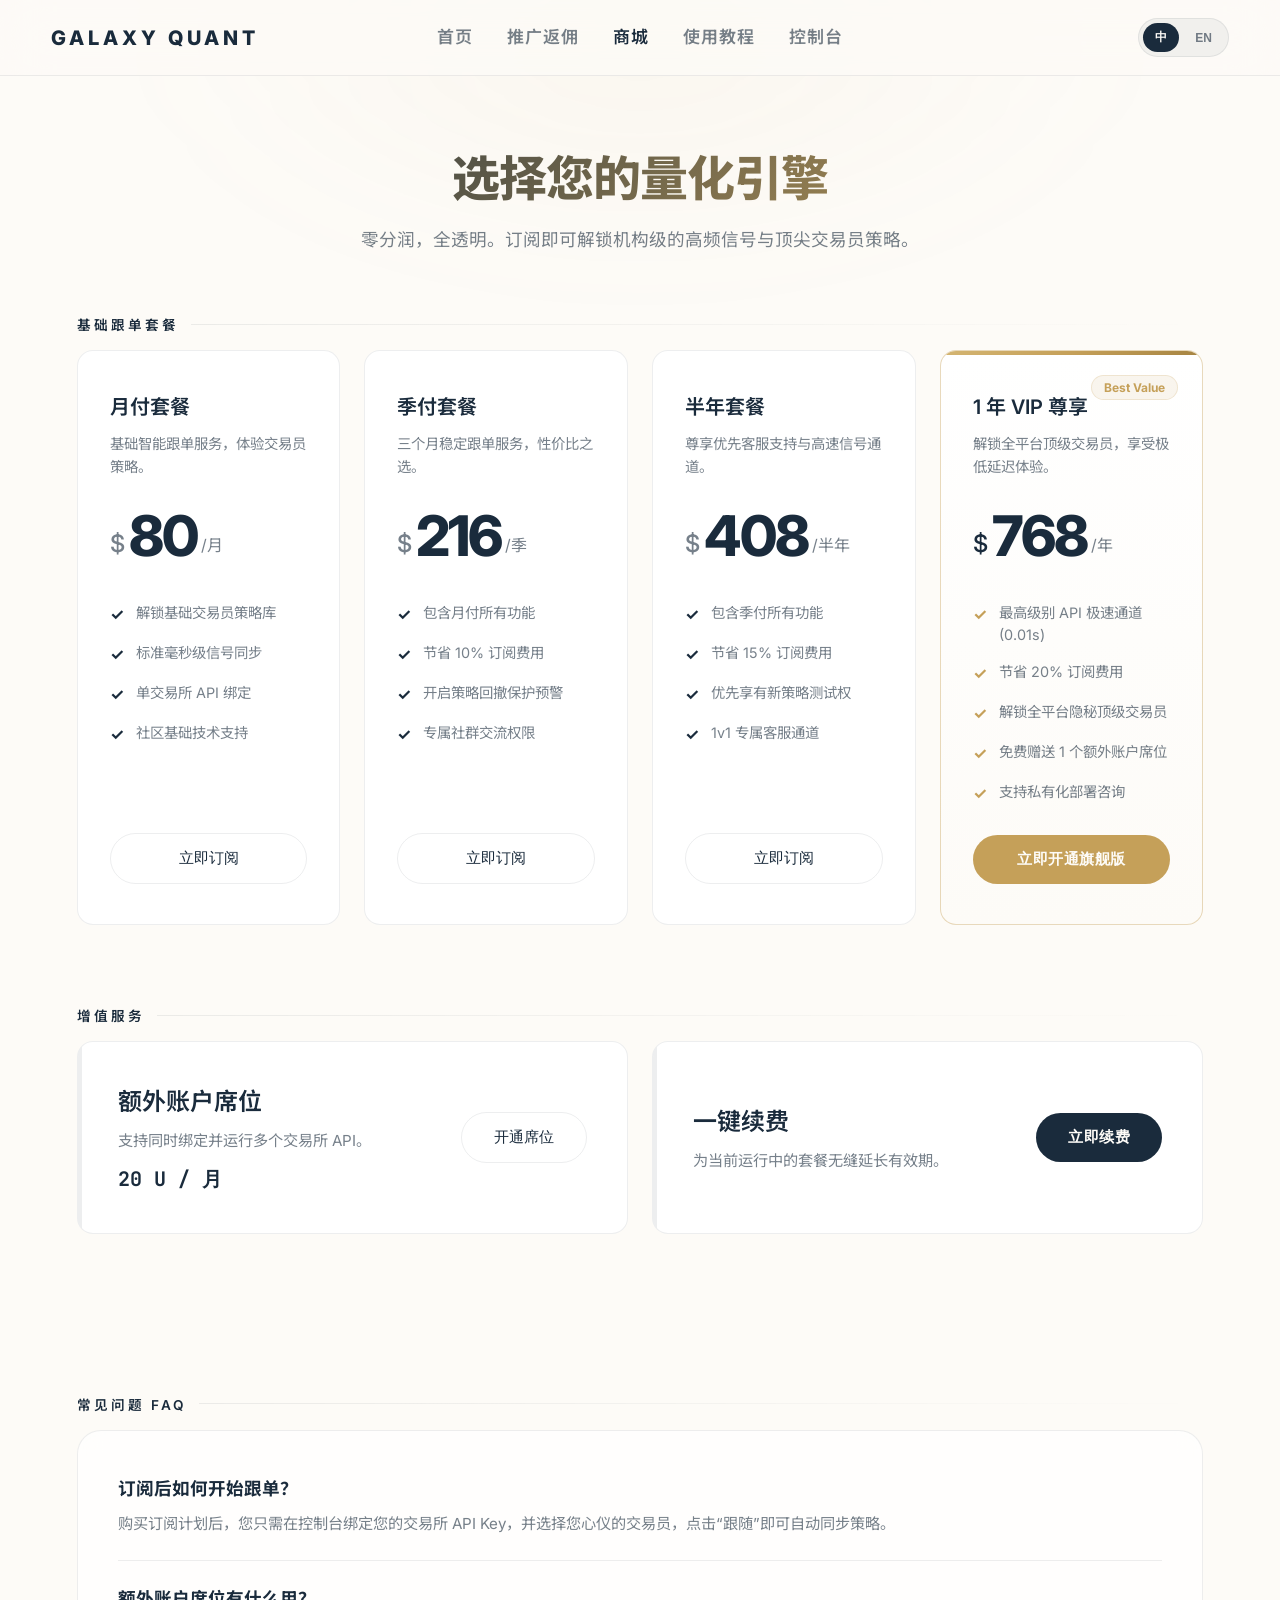
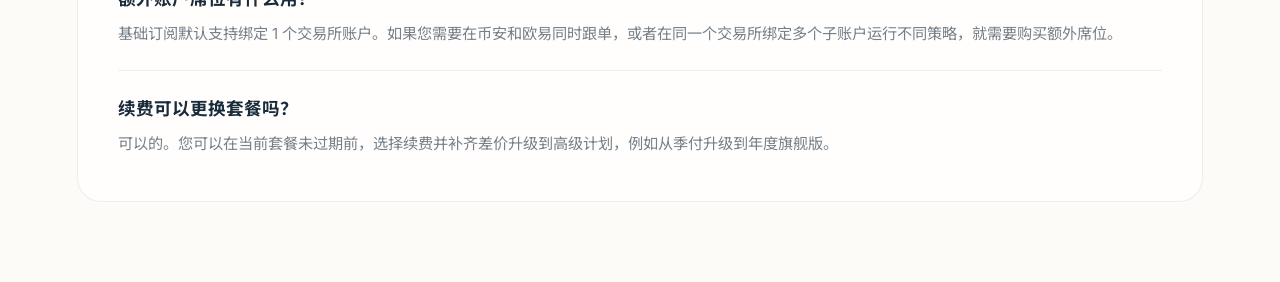
<file: goods.html>
<!DOCTYPE html>
<html lang="zh-CN">
<head>
    <meta charset="UTF-8">
    <meta name="viewport" content="width=device-width, initial-scale=1.0">
    <title data-i18n="goods_title">VIP 服务商城 | GALAXY QUANT</title>
    <link href="https://unpkg.com/aos@2.3.1/dist/aos.css" rel="stylesheet">
    <link rel="stylesheet" href="styles.css">
    <style>
        /* 商城专属顶级样式 */
        .store-container {
            display: flex;
            flex-direction: column;
            gap: 80px;
        }

        .section-label {
            font-size: 0.85rem;
            text-transform: uppercase;
            letter-spacing: 3px;
            color: var(--brand-primary);
            margin-bottom: 16px;
            font-weight: 600;
            display: flex;
            align-items: center;
            gap: 12px;
        }
        .section-label::after {
            content: '';
            height: 1px;
            flex: 1;
            background: linear-gradient(90deg, var(--border-light), transparent);
        }

        /* 订阅计划网格 */
        .pricing-grid {
            display: grid; 
            grid-template-columns: repeat(4, 1fr);
            gap: 24px; 
            align-items: stretch;
        }
        
        .price-card {
            background: var(--bg-panel-solid); 
            border: 1px solid var(--border-light);
            border-radius: var(--radius-md); 
            padding: 40px 32px; 
            transition: all 0.4s ease; 
            position: relative;
            display: flex; 
            flex-direction: column;
        }
        .price-card:hover { 
            border-color: var(--border-highlight); 
            transform: translateY(-4px); 
            box-shadow: var(--shadow-panel); 
        }
        
        /* 旗舰版高亮 */
        .price-card.pro { 
            background: linear-gradient(180deg, #FFFFFF 0%, #FDFBF7 100%);
            border: 1px solid var(--border-highlight); 
        }
        .price-card.pro::before {
            content: ''; position: absolute; top: 0; left: 0; right: 0; height: 4px;
            background: var(--brand-gradient);
            border-radius: var(--radius-md) var(--radius-md) 0 0;
        }
        .price-card.pro:hover { 
            border-color: var(--brand-accent); 
            box-shadow: var(--shadow-gold); 
        }
        
        .tag-best {
            position: absolute;
            top: 24px; right: 24px;
            background: rgba(197, 160, 89, 0.1);
            color: var(--brand-accent);
            padding: 4px 12px;
            border-radius: 20px;
            font-size: 0.75rem;
            font-weight: 700;
            border: 1px solid rgba(197, 160, 89, 0.2);
        }

        .card-header { margin-bottom: 30px; }
        .card-title { font-size: 1.25rem; font-weight: 600; color: var(--text-main); margin-bottom: 12px; }
        
        .price-wrap { display: flex; align-items: flex-end; gap: 4px; margin-bottom: 8px; }
        .price-currency { font-size: 1.5rem; color: var(--text-muted); font-weight: 500; margin-bottom: 6px; }
        .price-num { font-size: 3.5rem; font-weight: 800; font-family: 'Inter', sans-serif; letter-spacing: -2px; line-height: 1; }
        .price-period { font-size: 1rem; color: var(--text-muted); margin-bottom: 8px; }
        
        .price-desc { color: var(--text-muted); font-size: 0.9rem; line-height: 1.6; min-height: 44px; }
        
        .feature-list {
            list-style: none; margin: 30px 0; flex-grow: 1;
            display: flex; flex-direction: column; gap: 16px;
        }
        .feature-list li {
            display: flex; align-items: flex-start; gap: 12px;
            font-size: 0.9rem; color: var(--text-muted); line-height: 1.5;
        }
        .feature-list li::before {
            content: '✓'; color: var(--brand-primary); font-weight: bold; font-size: 1rem;
        }
        .price-card.pro .feature-list li::before { color: var(--brand-accent); }

        /* 增值服务网格 (账户 & 续费) */
        .addon-grid {
            display: grid; 
            grid-template-columns: repeat(2, 1fr);
            gap: 24px;
        }
        .addon-card {
            background: var(--bg-panel-solid); 
            border: 1px solid var(--border-light);
            border-radius: var(--radius-md); 
            padding: 40px;
            display: flex; 
            align-items: center; 
            justify-content: space-between;
            transition: all 0.3s;
            position: relative;
            overflow: hidden;
        }
        .addon-card::before {
            content: ''; position: absolute; left: 0; top: 0; bottom: 0; width: 4px;
            background: var(--border-light); transition: all 0.3s;
        }
        .addon-card:hover { border-color: var(--border-highlight); }
        .addon-card:hover::before { background: var(--brand-accent); }
        
        .addon-info { max-width: 60%; }
        .addon-title { font-size: 1.5rem; font-weight: 600; margin-bottom: 12px; color: var(--text-main); }
        .addon-desc { color: var(--text-muted); font-size: 0.95rem; line-height: 1.6; }
        .addon-price { font-size: 1.25rem; font-weight: 700; color: var(--text-main); margin-top: 12px; font-family: 'JetBrains Mono'; }
        
        .addon-action {
            display: flex; flex-direction: column; gap: 12px; align-items: flex-end;
        }

        /* 响应式 */
        @media (max-width: 1200px) {
            .pricing-grid { grid-template-columns: repeat(2, 1fr); }
        }
        @media (max-width: 768px) {
            .pricing-grid, .addon-grid { grid-template-columns: 1fr; }
            .addon-card { flex-direction: column; align-items: flex-start; gap: 24px; }
            .addon-info { max-width: 100%; }
            .addon-action { align-items: flex-start; width: 100%; }
            .addon-action button { width: 100%; }
        }
        /* FAQ */
        .faq-section { margin-top: 80px; }
        .faq-item {
            border-bottom: 1px solid var(--border-light);
            padding: 24px 0;
        }
        .faq-item:last-child { border-bottom: none; }
        .faq-q { font-size: 1.1rem; font-weight: 700; color: var(--text-main); margin-bottom: 12px; }
        .faq-a { font-size: 0.95rem; color: var(--text-muted); line-height: 1.6; }
    </style>
</head>
<body>
    <div class="ambient-light"></div>

    <nav>
        <div class="nav-shell">
            <a href="/" class="logo">GALAXY QUANT</a>
            <div class="nav-links">
                <a href="/" data-i18n="nav_home">首页</a>
                <a href="/invite" data-i18n="nav_invite">推广返佣</a>
                <a href="/goods" class="active" data-i18n="nav_goods">商城</a>
                <a href="/tutorial" data-i18n="nav_tutorial">使用教程</a>
                <a href="/kzt" data-i18n="nav_console">控制台</a>
            </div>
            <div class="nav-actions">
                <div class="lang-switch">
                    <button class="lang-btn active" onclick="setLang('zh')">中</button>
                    <button class="lang-btn" onclick="setLang('en')">EN</button>
                </div>
            </div>
        </div>
    </nav>

    <div class="main-content">
        
        <div class="page-header" data-aos="fade-down">
            <h1 class="page-title apple-text-reveal" data-i18n="goods_hero_title">选择您的量化引擎</h1>
            <p class="page-subtitle" data-i18n="goods_hero_desc">零分润，全透明。订阅即可解锁机构级的高频信号与顶尖交易员策略。</p>
        </div>

        <div class="store-container">
            <!-- 基础订阅区 -->
            <section>
                <div class="section-label" data-aos="fade-right" data-i18n="goods_section_base">基础订阅计划</div>
                <div class="pricing-grid">
                    <!-- 1 Month -->
                    <div class="price-card" data-aos="fade-up">
                        <div class="card-header">
                            <h3 class="card-title" data-i18n="goods_pkg_1m">月付订阅</h3>
                            <p class="price-desc" data-i18n="goods_pkg_1m_desc">适合初次体验机构级智能跟单的投资者。</p>
                        </div>
                        <div class="price-wrap">
                            <span class="price-currency">$</span>
                            <span class="price-num">80</span>
                            <span class="price-period">/月</span>
                        </div>
                        <ul class="feature-list">
                            <li>解锁基础交易员策略库</li>
                            <li>标准毫秒级信号同步</li>
                            <li>单交易所 API 绑定</li>
                            <li>社区基础技术支持</li>
                        </ul>
                        <button class="btn-secondary" style="width: 100%;" data-i18n="goods_btn_buy">选择计划</button>
                    </div>
                    
                    <!-- 3 Months -->
                    <div class="price-card" data-aos="fade-up">
                        <div class="card-header">
                            <h3 class="card-title" data-i18n="goods_pkg_3m">季付订阅</h3>
                            <p class="price-desc" data-i18n="goods_pkg_3m_desc">短周期稳健跟单，享受基础折扣优惠。</p>
                        </div>
                        <div class="price-wrap">
                            <span class="price-currency">$</span>
                            <span class="price-num">216</span>
                            <span class="price-period">/季</span>
                        </div>
                        <ul class="feature-list">
                            <li>包含月付所有功能</li>
                            <li>节省 10% 订阅费用</li>
                            <li>开启策略回撤保护预警</li>
                            <li>专属社群交流权限</li>
                        </ul>
                        <button class="btn-secondary" style="width: 100%;" data-i18n="goods_btn_buy">选择计划</button>
                    </div>

                    <!-- 6 Months -->
                    <div class="price-card" data-aos="fade-up">
                        <div class="card-header">
                            <h3 class="card-title" data-i18n="goods_pkg_6m">半年订阅</h3>
                            <p class="price-desc" data-i18n="goods_pkg_6m_desc">中长线投资者的优选，提供更稳定的回报周期。</p>
                        </div>
                        <div class="price-wrap">
                            <span class="price-currency">$</span>
                            <span class="price-num">408</span>
                            <span class="price-period">/半年</span>
                        </div>
                        <ul class="feature-list">
                            <li>包含季付所有功能</li>
                            <li>节省 15% 订阅费用</li>
                            <li>优先享有新策略测试权</li>
                            <li>1v1 专属客服通道</li>
                        </ul>
                        <button class="btn-secondary" style="width: 100%;" data-i18n="goods_btn_buy">选择计划</button>
                    </div>
                    
                    <!-- 1 Year -->
                    <div class="price-card pro" data-aos="fade-up">
                        <div class="tag-best">Best Value</div>
                        <div class="card-header">
                            <h3 class="card-title" data-i18n="goods_pkg_1y" style="color: var(--brand-primary);">年度 VIP 旗舰版</h3>
                            <p class="price-desc" data-i18n="goods_pkg_1y_desc">解锁最高权限与极限性能，为专业量化打造。</p>
                        </div>
                        <div class="price-wrap">
                            <span class="price-currency" style="color: var(--brand-primary);">$</span>
                            <span class="price-num">768</span>
                            <span class="price-period">/年</span>
                        </div>
                        <ul class="feature-list">
                            <li>最高级别 API 极速通道 (0.01s)</li>
                            <li>节省 20% 订阅费用</li>
                            <li>解锁全平台隐秘顶级交易员</li>
                            <li>免费赠送 1 个额外账户席位</li>
                            <li>支持私有化部署咨询</li>
                        </ul>
                        <button class="btn-gold" style="width: 100%;" data-i18n="goods_btn_buy_pro">立即开通旗舰版</button>
                    </div>
                </div>
            </section>

            <!-- 增值与扩展服务区 (续费/开通账户) -->
            <section>
                <div class="section-label" data-aos="fade-right" data-i18n="goods_section_addon" style="color: var(--text-main);">增值与扩展服务</div>
                <div class="addon-grid">
                    
                    <!-- 额外账户 -->
                    <div class="addon-card" data-aos="fade-up">
                        <div class="addon-info">
                            <h3 class="addon-title" data-i18n="goods_addon_account">开通额外账户席位</h3>
                            <p class="addon-desc" data-i18n="goods_addon_account_desc">突破单一交易所 API 限制。支持同时运行币安、欧易等多平台，或同一平台绑定多个子账户，实现资金分散与策略多开。</p>
                            <div class="addon-price">20 U / 月</div>
                        </div>
                        <div class="addon-action">
                            <button class="btn-secondary" data-i18n="goods_btn_add">增加席位</button>
                        </div>
                    </div>

                    <!-- 订阅续费 -->
                    <div class="addon-card" data-aos="fade-up">
                        <div class="addon-info">
                            <h3 class="addon-title" data-i18n="goods_addon_renew">计划续费与时长充值</h3>
                            <p class="addon-desc" data-i18n="goods_addon_renew_desc">为当前正在运行中的订阅计划无缝延长有效期，避免因过期导致的策略中断。支持按原价补齐差价升级为高级计划。</p>
                        </div>
                        <div class="addon-action">
                            <button class="btn-primary" data-i18n="goods_btn_renew">立即续费</button>
                        </div>
                    </div>

                </div>
            </section>

            <!-- 常见问题 -->
            <section class="faq-section" data-aos="fade-up">
                <div class="section-label" data-aos="fade-right">常见问题 FAQ</div>
                <div class="glass-panel" style="padding: 20px 40px;">
                    <div class="faq-item">
                        <div class="faq-q">订阅后如何开始跟单？</div>
                        <div class="faq-a">购买订阅计划后，您只需在控制台绑定您的交易所 API Key，并选择您心仪的交易员，点击“跟随”即可自动同步策略。</div>
                    </div>
                    <div class="faq-item">
                        <div class="faq-q">额外账户席位有什么用？</div>
                        <div class="faq-a">基础订阅默认支持绑定 1 个交易所账户。如果您需要在币安和欧易同时跟单，或者在同一个交易所绑定多个子账户运行不同策略，就需要购买额外席位。</div>
                    </div>
                    <div class="faq-item">
                        <div class="faq-q">续费可以更换套餐吗？</div>
                        <div class="faq-a">可以的。您可以在当前套餐未过期前，选择续费并补齐差价升级到高级计划，例如从季付升级到年度旗舰版。</div>
                    </div>
                </div>
            </section>
        </div>

    </div>
    <script src="https://unpkg.com/aos@2.3.1/dist/aos.js"></script>
    <script>
        AOS.init({
            duration: 800,
            once: true,
            offset: 100
        });
    </script>
    <script src="apple-effects.js"></script>
    <script src="i18n.js"></script>
</body>
</html>
</file>
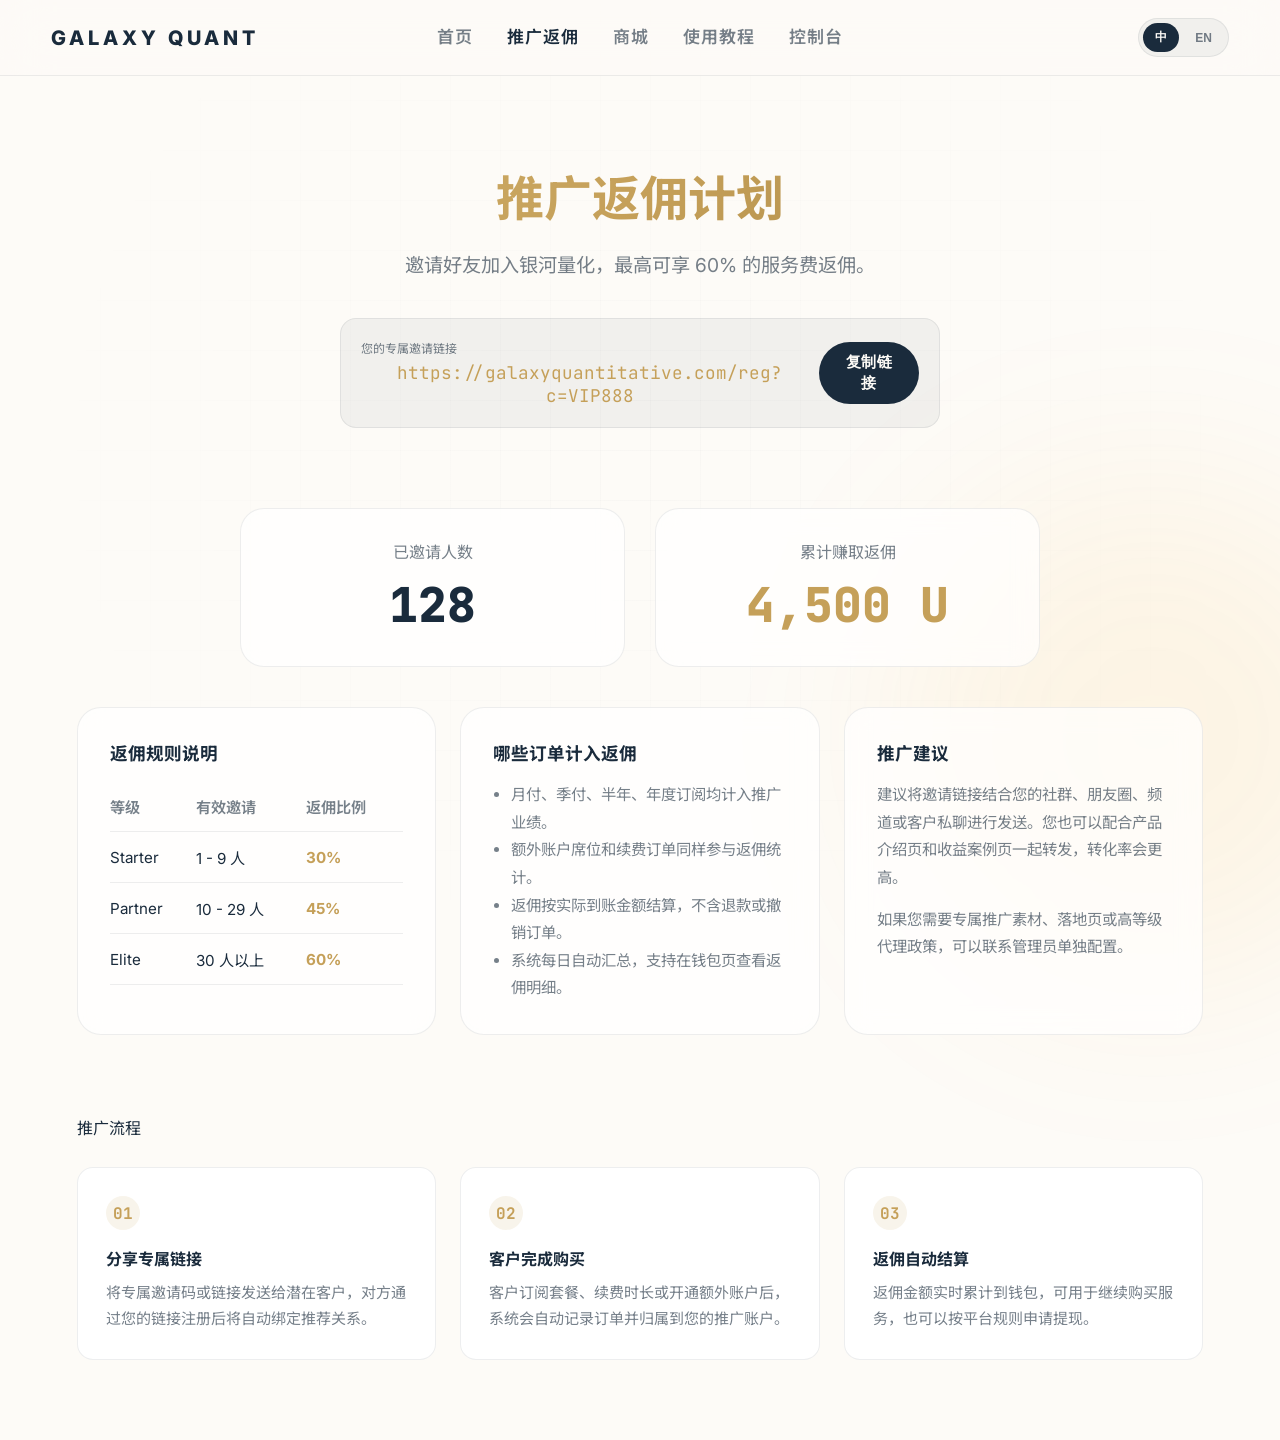
<file: invite.html>
<!DOCTYPE html>
<html lang="zh-CN">
<head>
    <meta charset="UTF-8">
    <meta name="viewport" content="width=device-width, initial-scale=1.0">
    <title data-i18n="invite_title">推广返佣</title>
    <link href="https://unpkg.com/aos@2.3.1/dist/aos.css" rel="stylesheet">
    <link rel="stylesheet" href="styles.css">
    <style>
        .invite-hero {
            text-align: center; padding: 60px 0 40px;
        }
        .invite-hero h1 { font-size: 3rem; margin-bottom: 20px; background: var(--brand-gradient); -webkit-background-clip: text; color: transparent; }
        .invite-hero p { color: var(--text-muted); font-size: 1.2rem; }
        
        .link-box {
            background: rgba(26,43,60,0.05); border: 1px solid var(--border-light);
            padding: 20px; border-radius: var(--radius-md); display: flex; align-items: center; justify-content: space-between;
            margin: 40px auto; max-width: 600px;
        }
        .link-box span { font-family: 'JetBrains Mono', monospace; font-size: 1.1rem; color: var(--brand-accent); }
        .invite-grid {
            max-width: 1180px;
            margin: 40px auto 0;
            display: grid;
            grid-template-columns: repeat(3, minmax(0, 1fr));
            gap: 24px;
        }
        .invite-card {
            background: var(--bg-panel);
            border: 1px solid var(--border-light);
            border-radius: var(--radius-lg);
            padding: 32px;
            backdrop-filter: var(--blur-md);
        }
        .invite-card h3 {
            font-size: 1.1rem;
            margin-bottom: 16px;
            color: var(--brand-primary);
        }
        .invite-card p, .invite-card li {
            color: var(--text-muted);
            line-height: 1.8;
            font-size: 0.96rem;
        }
        .invite-card ul {
            padding-left: 18px;
        }
        .commission-table {
            width: 100%;
            border-collapse: collapse;
            margin-top: 12px;
        }
        .commission-table th, .commission-table td {
            text-align: left;
            padding: 14px 0;
            border-bottom: 1px solid var(--border-light);
            font-size: 0.95rem;
        }
        .commission-table th {
            color: var(--text-muted);
            font-weight: 600;
        }
        .commission-table td:last-child {
            color: var(--brand-accent);
            font-weight: 700;
        }
        .invite-timeline {
            max-width: 1180px;
            margin: 28px auto 0;
            display: grid;
            grid-template-columns: repeat(3, minmax(0, 1fr));
            gap: 24px;
        }
        .timeline-step {
            background: var(--bg-panel-solid);
            border: 1px solid var(--border-light);
            border-radius: var(--radius-md);
            padding: 28px;
        }
        .timeline-step strong {
            display: inline-flex;
            align-items: center;
            justify-content: center;
            width: 34px;
            height: 34px;
            border-radius: 50%;
            background: rgba(197, 160, 89, 0.12);
            color: var(--brand-accent);
            margin-bottom: 16px;
            font-family: 'JetBrains Mono', monospace;
        }
        .timeline-step h4 {
            font-size: 1rem;
            margin-bottom: 10px;
        }
        .timeline-step p {
            color: var(--text-muted);
            line-height: 1.7;
            font-size: 0.94rem;
        }
        @media (max-width: 960px) {
            .invite-grid, .invite-timeline {
                grid-template-columns: 1fr;
            }
            .link-box {
                flex-direction: column;
                align-items: flex-start;
                gap: 18px;
            }
        }
    </style>
</head>
<body>
    <div class="cyber-grid"></div>
    <div class="orb orb-2" style="background: rgba(245,158,11,0.15);"></div>

    <nav>
        <div class="nav-shell">
            <a href="/" class="logo">GALAXY QUANT</a>
            <div class="nav-links">
                <a href="/" data-i18n="nav_home">首页</a>
                <a href="/invite" class="active" data-i18n="nav_invite">推广返佣</a>
                <a href="/goods" data-i18n="nav_goods">商城</a>
                <a href="/tutorial" data-i18n="nav_tutorial">使用教程</a>
                <a href="/kzt" data-i18n="nav_console">控制台</a>
            </div>
            <div class="nav-actions">
                <div class="lang-switch">
                    <button class="lang-btn active" onclick="setLang('zh')">中</button>
                    <button class="lang-btn" onclick="setLang('en')">EN</button>
                </div>
            </div>
        </div>
    </nav>

    <div class="main-content" style="margin-left: 0; max-width: 100%; padding-top: 100px;">
        <div class="invite-hero">
            <h1 data-i18n="invite_title">推广返佣计划</h1>
            <p data-i18n="invite_desc">邀请好友加入银河量化，最高可享 60% 的服务费返佣。</p>
            
            <div class="link-box">
                <div>
                    <div style="font-size: 12px; color: var(--text-muted); text-align: left; margin-bottom: 5px;" data-i18n="invite_link_label">您的专属邀请链接</div>
                    <span>https://galaxyquantitative.com/reg?c=VIP888</span>
                </div>
                <button class="btn-primary" style="padding: 10px 20px;" data-i18n="invite_btn_copy">复制链接</button>
            </div>
        </div>

        <div style="max-width: 800px; margin: 0 auto; display: grid; grid-template-columns: 1fr 1fr; gap: 30px;">
            <div class="glass-panel" style="text-align: center;">
                <div style="color: var(--text-muted); margin-bottom: 10px;" data-i18n="invite_stat_invited">已邀请人数</div>
                <div style="font-size: 3rem; font-weight: 900; font-family: 'JetBrains Mono';">128</div>
            </div>
            <div class="glass-panel" style="text-align: center;">
                <div style="color: var(--text-muted); margin-bottom: 10px;" data-i18n="invite_stat_earned">累计赚取返佣</div>
                <div style="font-size: 3rem; font-weight: 900; font-family: 'JetBrains Mono'; color: var(--brand-accent);">4,500 U</div>
            </div>
        </div>

        <section class="invite-grid">
            <div class="invite-card">
                <h3>返佣规则说明</h3>
                <table class="commission-table">
                    <thead>
                        <tr>
                            <th>等级</th>
                            <th>有效邀请</th>
                            <th>返佣比例</th>
                        </tr>
                    </thead>
                    <tbody>
                        <tr>
                            <td>Starter</td>
                            <td>1 - 9 人</td>
                            <td>30%</td>
                        </tr>
                        <tr>
                            <td>Partner</td>
                            <td>10 - 29 人</td>
                            <td>45%</td>
                        </tr>
                        <tr>
                            <td>Elite</td>
                            <td>30 人以上</td>
                            <td>60%</td>
                        </tr>
                    </tbody>
                </table>
            </div>
            <div class="invite-card">
                <h3>哪些订单计入返佣</h3>
                <ul>
                    <li>月付、季付、半年、年度订阅均计入推广业绩。</li>
                    <li>额外账户席位和续费订单同样参与返佣统计。</li>
                    <li>返佣按实际到账金额结算，不含退款或撤销订单。</li>
                    <li>系统每日自动汇总，支持在钱包页查看返佣明细。</li>
                </ul>
            </div>
            <div class="invite-card">
                <h3>推广建议</h3>
                <p>建议将邀请链接结合您的社群、朋友圈、频道或客户私聊进行发送。您也可以配合产品介绍页和收益案例页一起转发，转化率会更高。</p>
                <p style="margin-top: 14px;">如果您需要专属推广素材、落地页或高等级代理政策，可以联系管理员单独配置。</p>
            </div>
        </section>

        <div style="max-width: 1180px; margin: 80px auto 0;">
            <div class="section-label" data-aos="fade-right" style="margin-bottom: 24px;">推广流程</div>
            <div class="invite-timeline">
                <div class="timeline-step">
                    <strong>01</strong>
                    <h4>分享专属链接</h4>
                    <p>将专属邀请码或链接发送给潜在客户，对方通过您的链接注册后将自动绑定推荐关系。</p>
                </div>
                <div class="timeline-step">
                    <strong>02</strong>
                    <h4>客户完成购买</h4>
                    <p>客户订阅套餐、续费时长或开通额外账户后，系统会自动记录订单并归属到您的推广账户。</p>
                </div>
                <div class="timeline-step">
                    <strong>03</strong>
                    <h4>返佣自动结算</h4>
                    <p>返佣金额实时累计到钱包，可用于继续购买服务，也可以按平台规则申请提现。</p>
                </div>
            </div>
        </div>
    </div>
    <script src="https://unpkg.com/aos@2.3.1/dist/aos.js"></script>
    <script>
        AOS.init({
            duration: 800,
            once: true,
            offset: 100
        });
    </script>
    <script src="apple-effects.js"></script>
    <script src="i18n.js"></script>
</body>
</html>
</file>
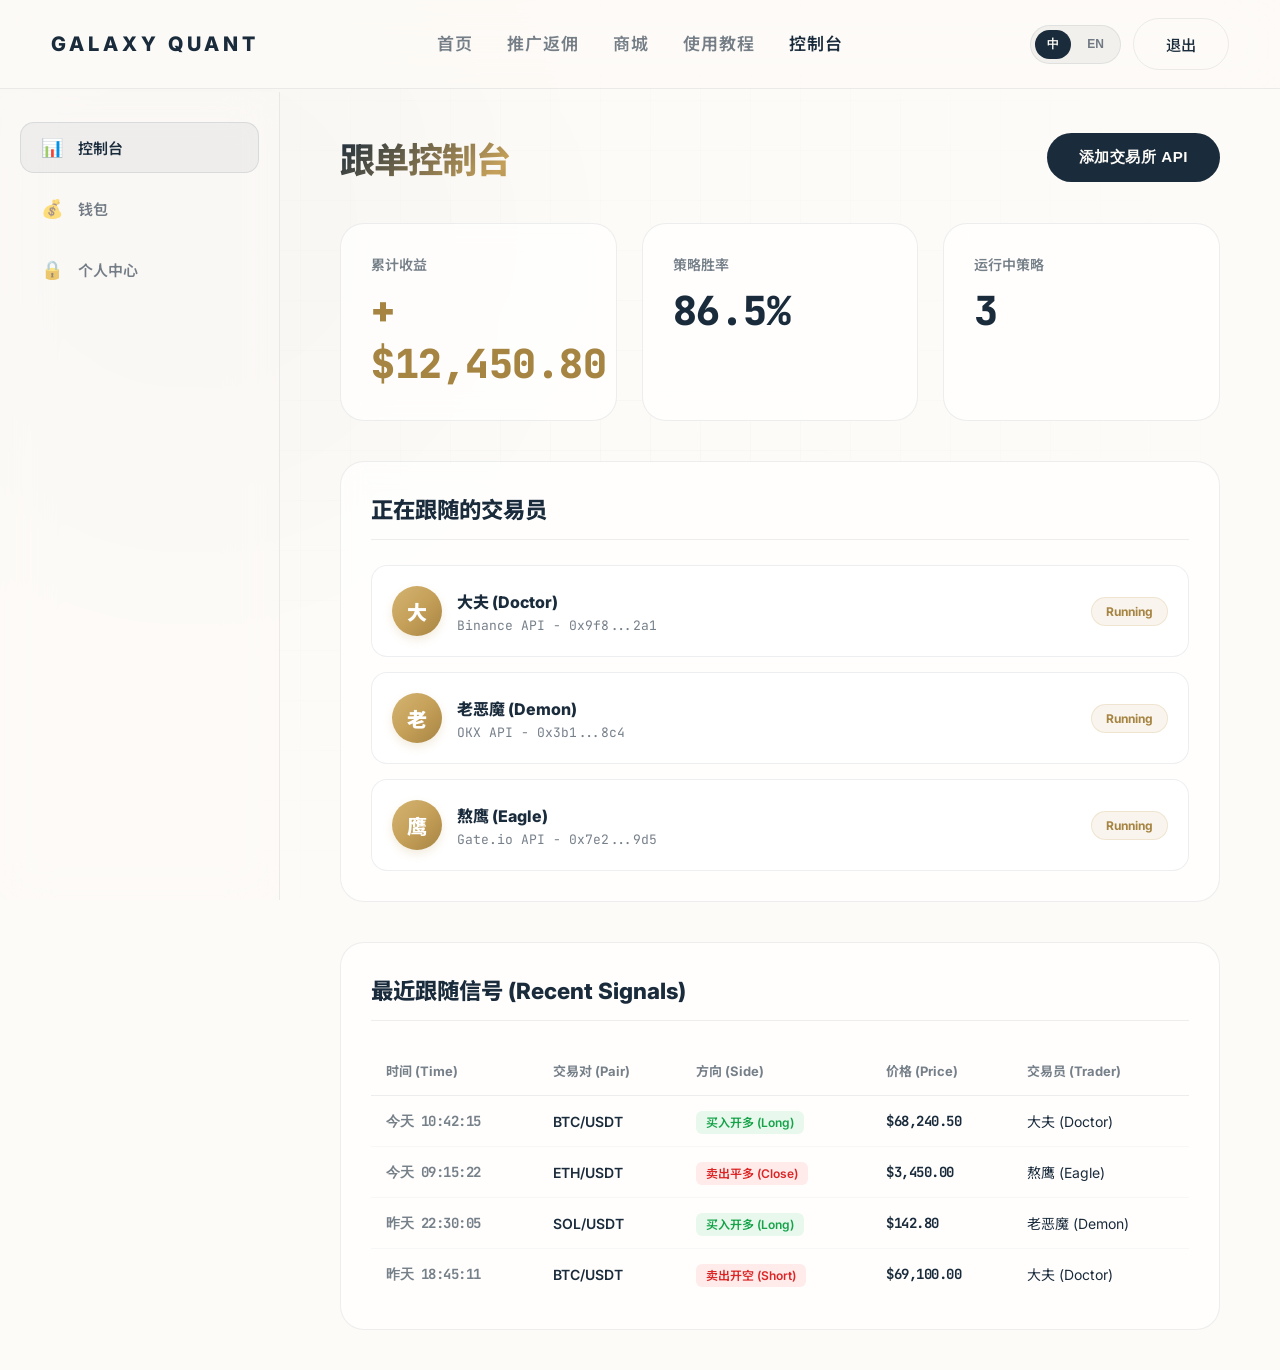
<file: kzt.html>
<!DOCTYPE html>
<html lang="zh-CN">
<head>
    <meta charset="UTF-8">
    <meta name="viewport" content="width=device-width, initial-scale=1.0">
    <title data-i18n="kzt_title">跟单控制台 - 银河量化</title>
    <link href="https://unpkg.com/aos@2.3.1/dist/aos.css" rel="stylesheet">
    <link rel="stylesheet" href="styles.css">
    <style>
        .stats-grid {
            display: grid; grid-template-columns: repeat(3, 1fr); gap: 25px; margin-bottom: 40px;
        }
        .stat-card {
            background: var(--bg-panel); border: 1px solid var(--border-light);
            padding: 30px; border-radius: var(--radius-lg); position: relative; overflow: hidden;
            backdrop-filter: var(--blur-md); transition: all 0.3s;
        }
        .stat-card:hover { border-color: var(--border-highlight); transform: translateY(-5px); }
        .stat-label { color: var(--text-muted); font-size: 14px; font-weight: 600; margin-bottom: 10px; }
        .stat-value { font-size: 2.5rem; font-weight: 900; font-family: 'JetBrains Mono', monospace; color: var(--brand-primary); }
        .stat-value.green { color: #A68442; font-weight: 800; }

        .panel-title {
            font-size: 1.4rem; font-weight: 800; margin-bottom: 25px; padding-bottom: 15px;
            border-bottom: 1px solid var(--border-light); color: var(--text-main);
        }
        .trader-list { display: flex; flex-direction: column; gap: 15px; }
        .trader-item {
            display: flex; align-items: center; justify-content: space-between;
            padding: 20px; background: var(--bg-panel-solid); border-radius: var(--radius-md);
            border: 1px solid var(--border-light); transition: all 0.3s;
        }
        .trader-item:hover {
            border-color: rgba(197,160,89,0.4); background: rgba(197,160,89,0.02);
            box-shadow: 0 10px 25px -5px rgba(197, 160, 89, 0.1);
        }
        .trader-info { display: flex; align-items: center; gap: 15px; }
        .avatar {
            width: 50px; height: 50px; border-radius: 50%;
            background: var(--brand-gradient); display: flex; align-items: center; justify-content: center;
            font-weight: 900; font-size: 20px; color: #fff; box-shadow: 0 4px 10px rgba(197,160,89,0.2);
        }
        .trader-name { font-size: 16px; font-weight: 800; color: var(--text-main); }
        .trader-exchange { font-size: 13px; color: var(--text-muted); margin-top: 4px; font-family: 'JetBrains Mono', monospace; }
        .trader-status {
            padding: 6px 14px; background: rgba(197,160,89,0.1); color: #A68442;
            border-radius: 20px; font-size: 12px; font-weight: bold; border: 1px solid rgba(197,160,89,0.2);
        }
        .activity-table { width: 100%; border-collapse: collapse; margin-top: 10px; }
        .activity-table th { text-align: left; padding: 15px; color: var(--text-muted); font-size: 13px; border-bottom: 1px solid var(--border-light); }
        .activity-table td { padding: 15px; font-size: 14px; border-bottom: 1px solid rgba(26,43,60,0.03); }
        .activity-table tr:last-child td { border-bottom: none; }
        .badge { padding: 4px 10px; border-radius: 6px; font-size: 12px; font-weight: 600; }
        .badge.buy { background: rgba(34, 197, 94, 0.1); color: #16a34a; }
        .badge.sell { background: rgba(239, 68, 68, 0.1); color: #dc2626; }
    </style>
</head>
<body>
    <div class="cyber-grid"></div>
    <div class="orb orb-1"></div>

    <nav>
        <div class="nav-shell">
            <a href="/" class="logo">GALAXY QUANT</a>
            <div class="nav-links">
                <a href="/">首页</a>
                <a href="/invite">推广返佣</a>
                <a href="/goods">商城</a>
                <a href="/tutorial">使用教程</a>
                <a href="/kzt" class="active">控制台</a>
            </div>
            <div class="nav-actions">
                <div class="lang-switch">
                    <button class="lang-btn active" onclick="setLang('zh')">中</button>
                    <button class="lang-btn" onclick="setLang('en')">EN</button>
                </div>
                <a href="/" class="btn-secondary">退出</a>
            </div>
        </div>
    </nav>

    <div class="layout-dashboard">
        <aside class="sidebar">
            <a href="/kzt" class="active">
                <span style="font-size: 18px;">📊</span> <span data-i18n="nav_console">控制台</span>
            </a>
            <a href="/wallet">
                <span style="font-size: 18px;">💰</span> <span data-i18n="nav_wallet">钱包</span>
            </a>
            <a href="/security">
                <span style="font-size: 18px;">🔒</span> <span data-i18n="nav_profile">个人中心</span>
            </a>
        </aside>

        <main class="main-content">
            <div class="page-header" data-aos="fade-down">
                <h1 class="page-title apple-text-reveal" data-i18n="kzt_title">跟单控制台</h1>
                <button class="btn-primary" data-i18n="kzt_btn_add">添加交易所 API</button>
            </div>

            <div class="stats-grid">
                <div class="stat-card" data-aos="zoom-in">
                    <div class="stat-label" data-i18n="kzt_stat_1">累计收益</div>
                    <div class="stat-value green mono-num">+ $12,450.80</div>
                </div>
                <div class="stat-card" data-aos="zoom-in">
                    <div class="stat-label" data-i18n="kzt_stat_2">策略胜率</div>
                    <div class="stat-value mono-num">86.5%</div>
                </div>
                <div class="stat-card" data-aos="zoom-in">
                    <div class="stat-label" data-i18n="kzt_stat_3">运行中策略</div>
                    <div class="stat-value mono-num">3</div>
                </div>
            </div>

            <div class="glass-panel" style="margin-bottom: 40px;">
                <div class="panel-title" data-i18n="kzt_panel_title">正在跟随的交易员</div>
                <div class="trader-list">
                    <div class="trader-item">
                        <div class="trader-info">
                            <div class="avatar">大</div>
                            <div>
                                <div class="trader-name">大夫 (Doctor)</div>
                                <div class="trader-exchange">Binance API - 0x9f8...2a1</div>
                            </div>
                        </div>
                        <div class="trader-status">Running</div>
                    </div>
                    <div class="trader-item">
                        <div class="trader-info">
                            <div class="avatar">老</div>
                            <div>
                                <div class="trader-name">老恶魔 (Demon)</div>
                                <div class="trader-exchange">OKX API - 0x3b1...8c4</div>
                            </div>
                        </div>
                        <div class="trader-status">Running</div>
                    </div>
                    <div class="trader-item">
                        <div class="trader-info">
                            <div class="avatar">鹰</div>
                            <div>
                                <div class="trader-name">熬鹰 (Eagle)</div>
                                <div class="trader-exchange">Gate.io API - 0x7e2...9d5</div>
                            </div>
                        </div>
                        <div class="trader-status">Running</div>
                    </div>
                </div>
            </div>

            <div class="glass-panel">
                <div class="panel-title">最近跟随信号 (Recent Signals)</div>
                <table class="activity-table">
                    <thead>
                        <tr>
                            <th>时间 (Time)</th>
                            <th>交易对 (Pair)</th>
                            <th>方向 (Side)</th>
                            <th>价格 (Price)</th>
                            <th>交易员 (Trader)</th>
                        </tr>
                    </thead>
                    <tbody>
                        <tr>
                            <td class="mono-num" style="color: var(--text-muted);">今天 10:42:15</td>
                            <td style="font-weight: 600;">BTC/USDT</td>
                            <td><span class="badge buy">买入开多 (Long)</span></td>
                            <td class="mono-num">$68,240.50</td>
                            <td>大夫 (Doctor)</td>
                        </tr>
                        <tr>
                            <td class="mono-num" style="color: var(--text-muted);">今天 09:15:22</td>
                            <td style="font-weight: 600;">ETH/USDT</td>
                            <td><span class="badge sell">卖出平多 (Close)</span></td>
                            <td class="mono-num">$3,450.00</td>
                            <td>熬鹰 (Eagle)</td>
                        </tr>
                        <tr>
                            <td class="mono-num" style="color: var(--text-muted);">昨天 22:30:05</td>
                            <td style="font-weight: 600;">SOL/USDT</td>
                            <td><span class="badge buy">买入开多 (Long)</span></td>
                            <td class="mono-num">$142.80</td>
                            <td>老恶魔 (Demon)</td>
                        </tr>
                        <tr>
                            <td class="mono-num" style="color: var(--text-muted);">昨天 18:45:11</td>
                            <td style="font-weight: 600;">BTC/USDT</td>
                            <td><span class="badge sell">卖出开空 (Short)</span></td>
                            <td class="mono-num">$69,100.00</td>
                            <td>大夫 (Doctor)</td>
                        </tr>
                    </tbody>
                </table>
            </div>
        </main>
    </div>

    <script src="https://unpkg.com/aos@2.3.1/dist/aos.js"></script>
    <script>
        AOS.init({
            duration: 800,
            once: true,
            offset: 100
        });
    </script>
    <script src="apple-effects.js"></script>
    <script src="i18n.js"></script>
</body>
</html>
</file>
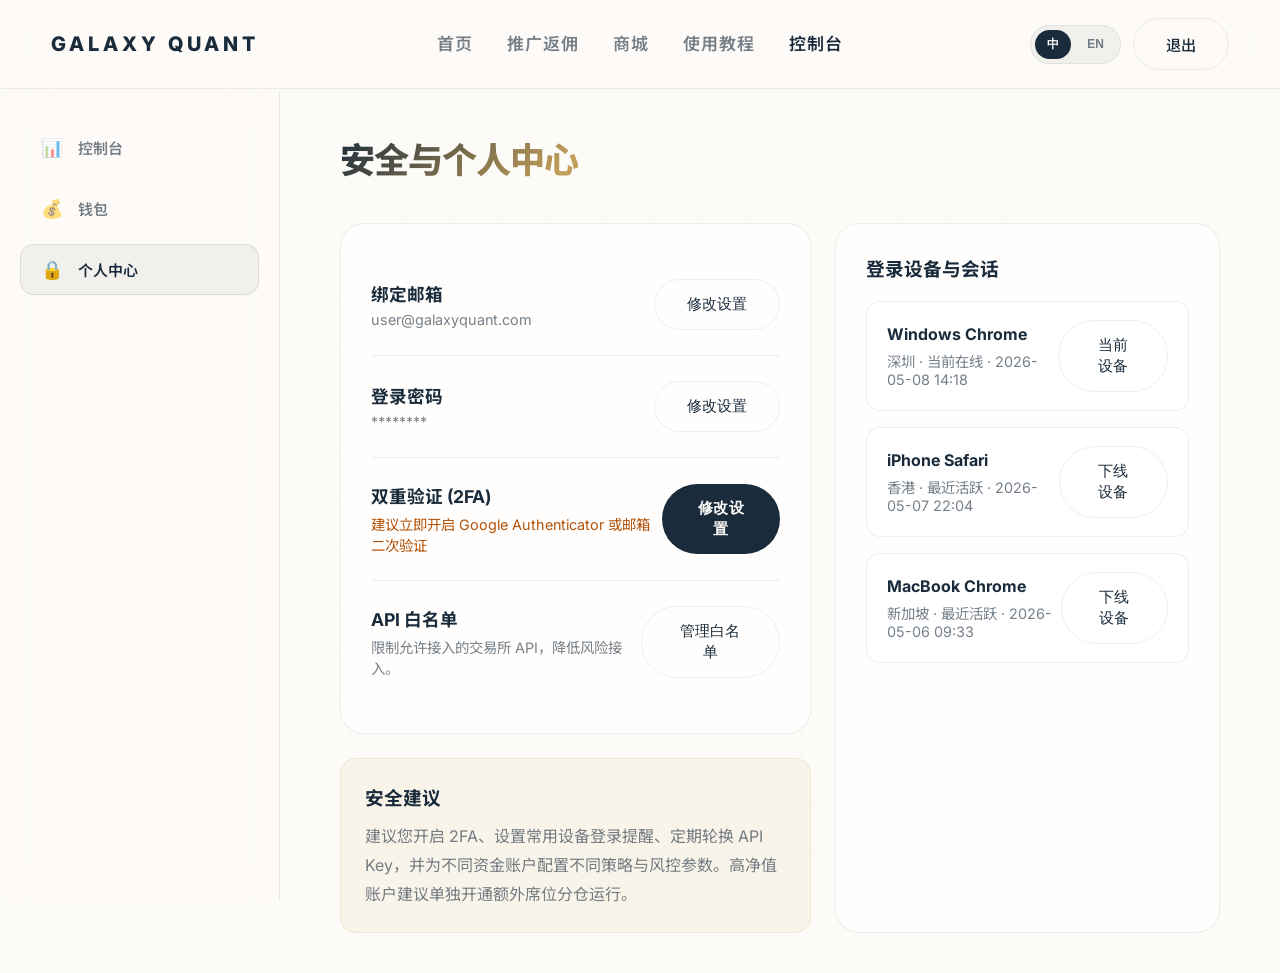
<file: security.html>
<!DOCTYPE html>
<html lang="zh-CN">
<head>
    <meta charset="UTF-8">
    <meta name="viewport" content="width=device-width, initial-scale=1.0">
    <title data-i18n="security_title">安全与个人中心</title>
    <link href="https://unpkg.com/aos@2.3.1/dist/aos.css" rel="stylesheet">
    <link rel="stylesheet" href="styles.css">
    <style>
        .sec-item {
            display: flex; justify-content: space-between; align-items: center;
            padding: 25px 0; border-bottom: 1px solid var(--border-light);
        }
        .sec-item:last-child { border-bottom: none; }
        .sec-info h4 { font-size: 1.1rem; margin-bottom: 5px; }
        .sec-info p { color: var(--text-muted); font-size: 0.9rem; }
        .security-grid {
            display: grid;
            grid-template-columns: 1.1fr 0.9fr;
            gap: 24px;
        }
        .device-list {
            display: grid;
            gap: 16px;
        }
        .device-item {
            display: flex;
            justify-content: space-between;
            align-items: center;
            padding: 18px 20px;
            border: 1px solid var(--border-light);
            border-radius: 14px;
            background: var(--bg-panel-solid);
        }
        .device-item h4 {
            font-size: 1rem;
            margin-bottom: 6px;
        }
        .device-item p {
            color: var(--text-muted);
            font-size: 0.9rem;
        }
        .risk-box {
            margin-top: 24px;
            padding: 24px;
            border-radius: var(--radius-md);
            background: rgba(197, 160, 89, 0.08);
            border: 1px solid rgba(197, 160, 89, 0.16);
        }
        .risk-box h3 {
            margin-bottom: 12px;
            color: var(--brand-primary);
        }
        .risk-box p {
            color: var(--text-muted);
            line-height: 1.8;
        }
        @media (max-width: 960px) {
            .security-grid {
                grid-template-columns: 1fr;
            }
            .sec-item, .device-item {
                align-items: flex-start;
                flex-direction: column;
                gap: 14px;
            }
        }
    </style>
</head>
<body>
    <div class="cyber-grid"></div>
    <nav>
        <div class="nav-shell">
            <a href="/" class="logo">GALAXY QUANT</a>
            <div class="nav-links">
                <a href="/">首页</a>
                <a href="/invite">推广返佣</a>
                <a href="/goods">商城</a>
                <a href="/tutorial">使用教程</a>
                <a href="/kzt" class="active">控制台</a>
            </div>
            <div class="nav-actions">
                <div class="lang-switch">
                    <button class="lang-btn active" onclick="setLang('zh')">中</button>
                    <button class="lang-btn" onclick="setLang('en')">EN</button>
                </div>
                <a href="/" class="btn-secondary">退出</a>
            </div>
        </div>
    </nav>
    <div class="layout-dashboard">
        <aside class="sidebar">
            <a href="/kzt"><span style="font-size: 18px;">📊</span> <span data-i18n="nav_console">控制台</span></a>
            <a href="/wallet"><span style="font-size: 18px;">💰</span> <span data-i18n="nav_wallet">钱包</span></a>
            <a href="/security" class="active"><span style="font-size: 18px;">🔒</span> <span data-i18n="nav_profile">个人中心</span></a>
        </aside>
        <main class="main-content">
            <div class="page-header" data-aos="fade-down">
                <h1 class="page-title apple-text-reveal" data-i18n="security_title">安全与个人中心</h1>
            </div>
            <div class="security-grid">
                <div>
                    <div class="glass-panel">
                        <div class="sec-item">
                            <div class="sec-info">
                                <h4 data-i18n="sec_email">绑定邮箱</h4>
                                <p>user@galaxyquant.com</p>
                            </div>
                            <button class="btn-secondary" data-i18n="sec_btn_edit">修改设置</button>
                        </div>
                        <div class="sec-item">
                            <div class="sec-info">
                                <h4 data-i18n="sec_pwd">登录密码</h4>
                                <p>********</p>
                            </div>
                            <button class="btn-secondary" data-i18n="sec_btn_edit">修改设置</button>
                        </div>
                        <div class="sec-item">
                            <div class="sec-info">
                                <h4 data-i18n="sec_2fa">双重验证 (2FA)</h4>
                                <p style="color: #b45309;">建议立即开启 Google Authenticator 或邮箱二次验证</p>
                            </div>
                            <button class="btn-primary" data-i18n="sec_btn_edit">立即配置</button>
                        </div>
                        <div class="sec-item">
                            <div class="sec-info">
                                <h4>API 白名单</h4>
                                <p>限制允许接入的交易所 API，降低风险接入。</p>
                            </div>
                            <button class="btn-secondary">管理白名单</button>
                        </div>
                    </div>

                    <div class="risk-box">
                        <h3>安全建议</h3>
                        <p>建议您开启 2FA、设置常用设备登录提醒、定期轮换 API Key，并为不同资金账户配置不同策略与风控参数。高净值账户建议单独开通额外席位分仓运行。</p>
                    </div>
                </div>

                <div class="glass-panel">
                    <h3 style="margin-bottom: 20px; color: var(--brand-primary);">登录设备与会话</h3>
                    <div class="device-list">
                        <div class="device-item">
                            <div>
                                <h4>Windows Chrome</h4>
                                <p>深圳 · 当前在线 · 2026-05-08 14:18</p>
                            </div>
                            <button class="btn-secondary">当前设备</button>
                        </div>
                        <div class="device-item">
                            <div>
                                <h4>iPhone Safari</h4>
                                <p>香港 · 最近活跃 · 2026-05-07 22:04</p>
                            </div>
                            <button class="btn-secondary">下线设备</button>
                        </div>
                        <div class="device-item">
                            <div>
                                <h4>MacBook Chrome</h4>
                                <p>新加坡 · 最近活跃 · 2026-05-06 09:33</p>
                            </div>
                            <button class="btn-secondary">下线设备</button>
                        </div>
                    </div>
                </div>
            </div>
        </main>
    </div>
    <script src="https://unpkg.com/aos@2.3.1/dist/aos.js"></script>
    <script>
        AOS.init({
            duration: 800,
            once: true,
            offset: 100
        });
    </script>
    <script src="apple-effects.js"></script>
    <script src="i18n.js"></script>
</body>
</html>
</file>
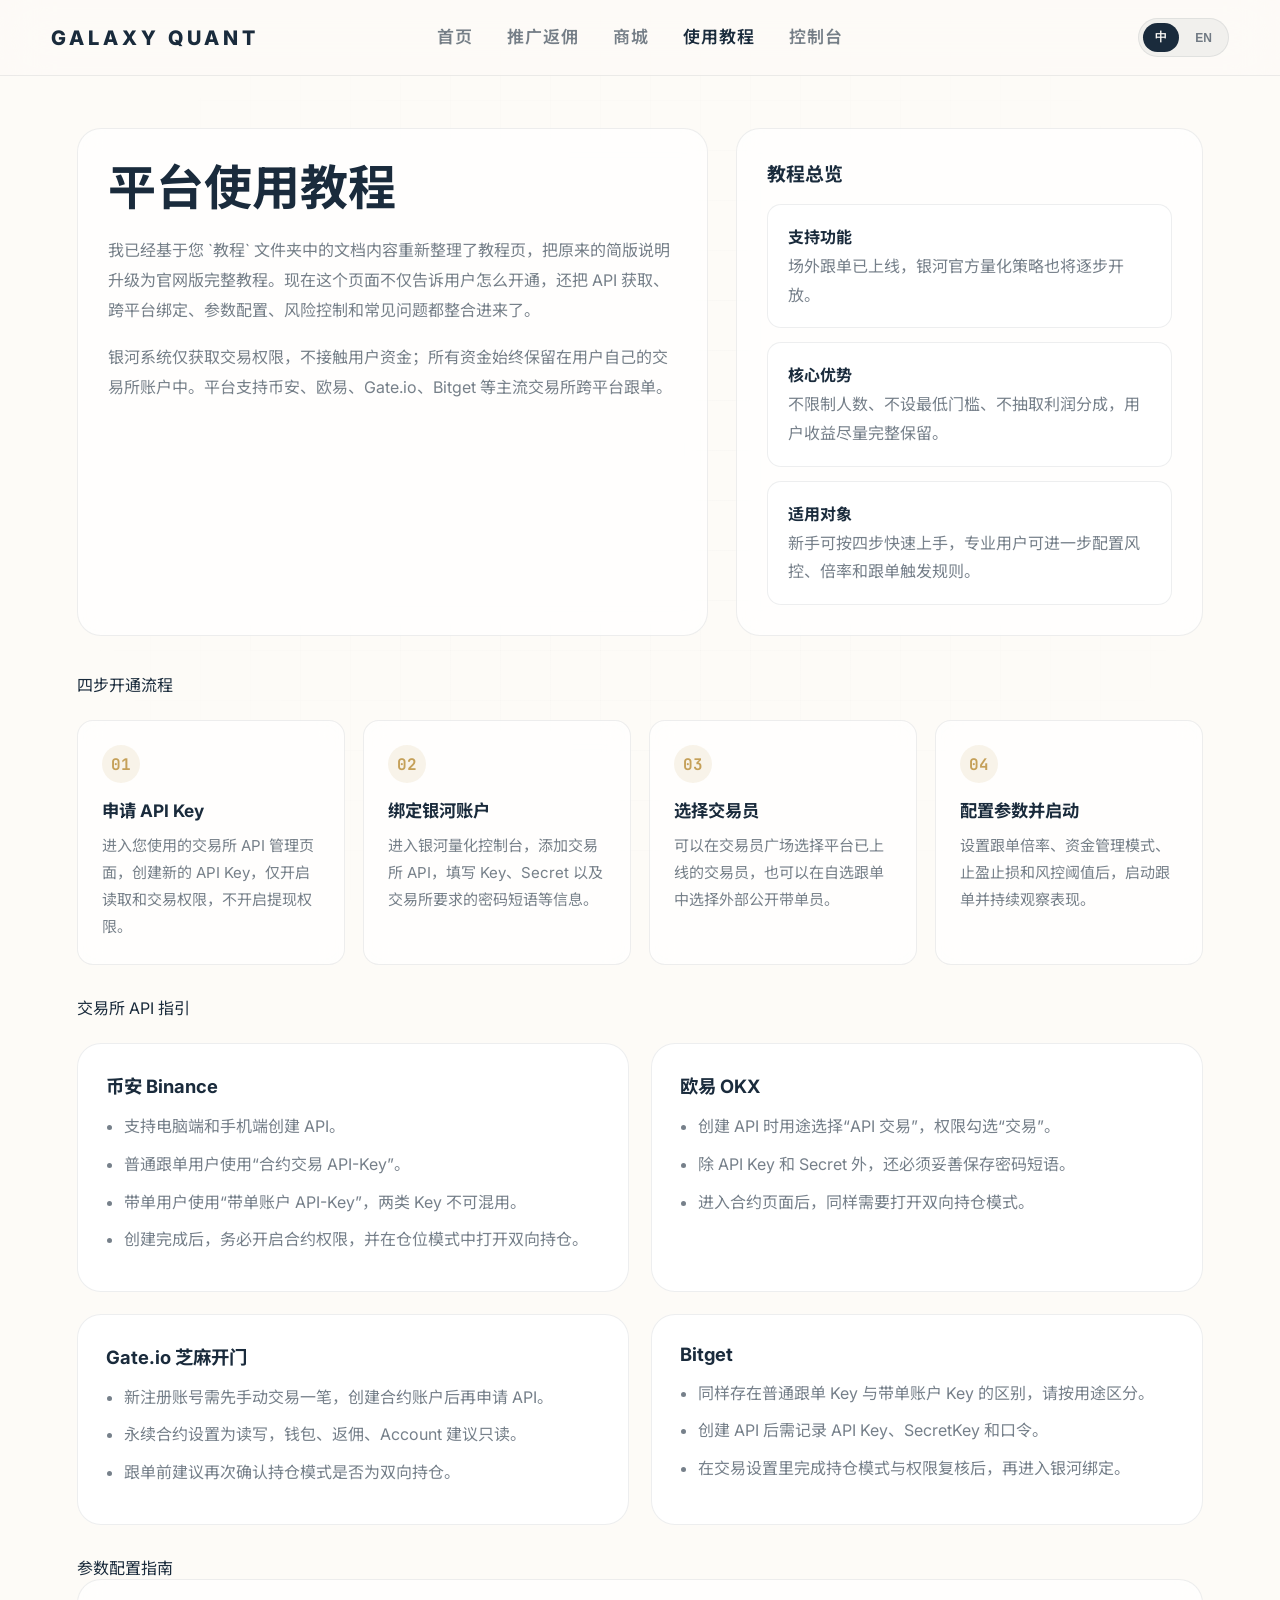
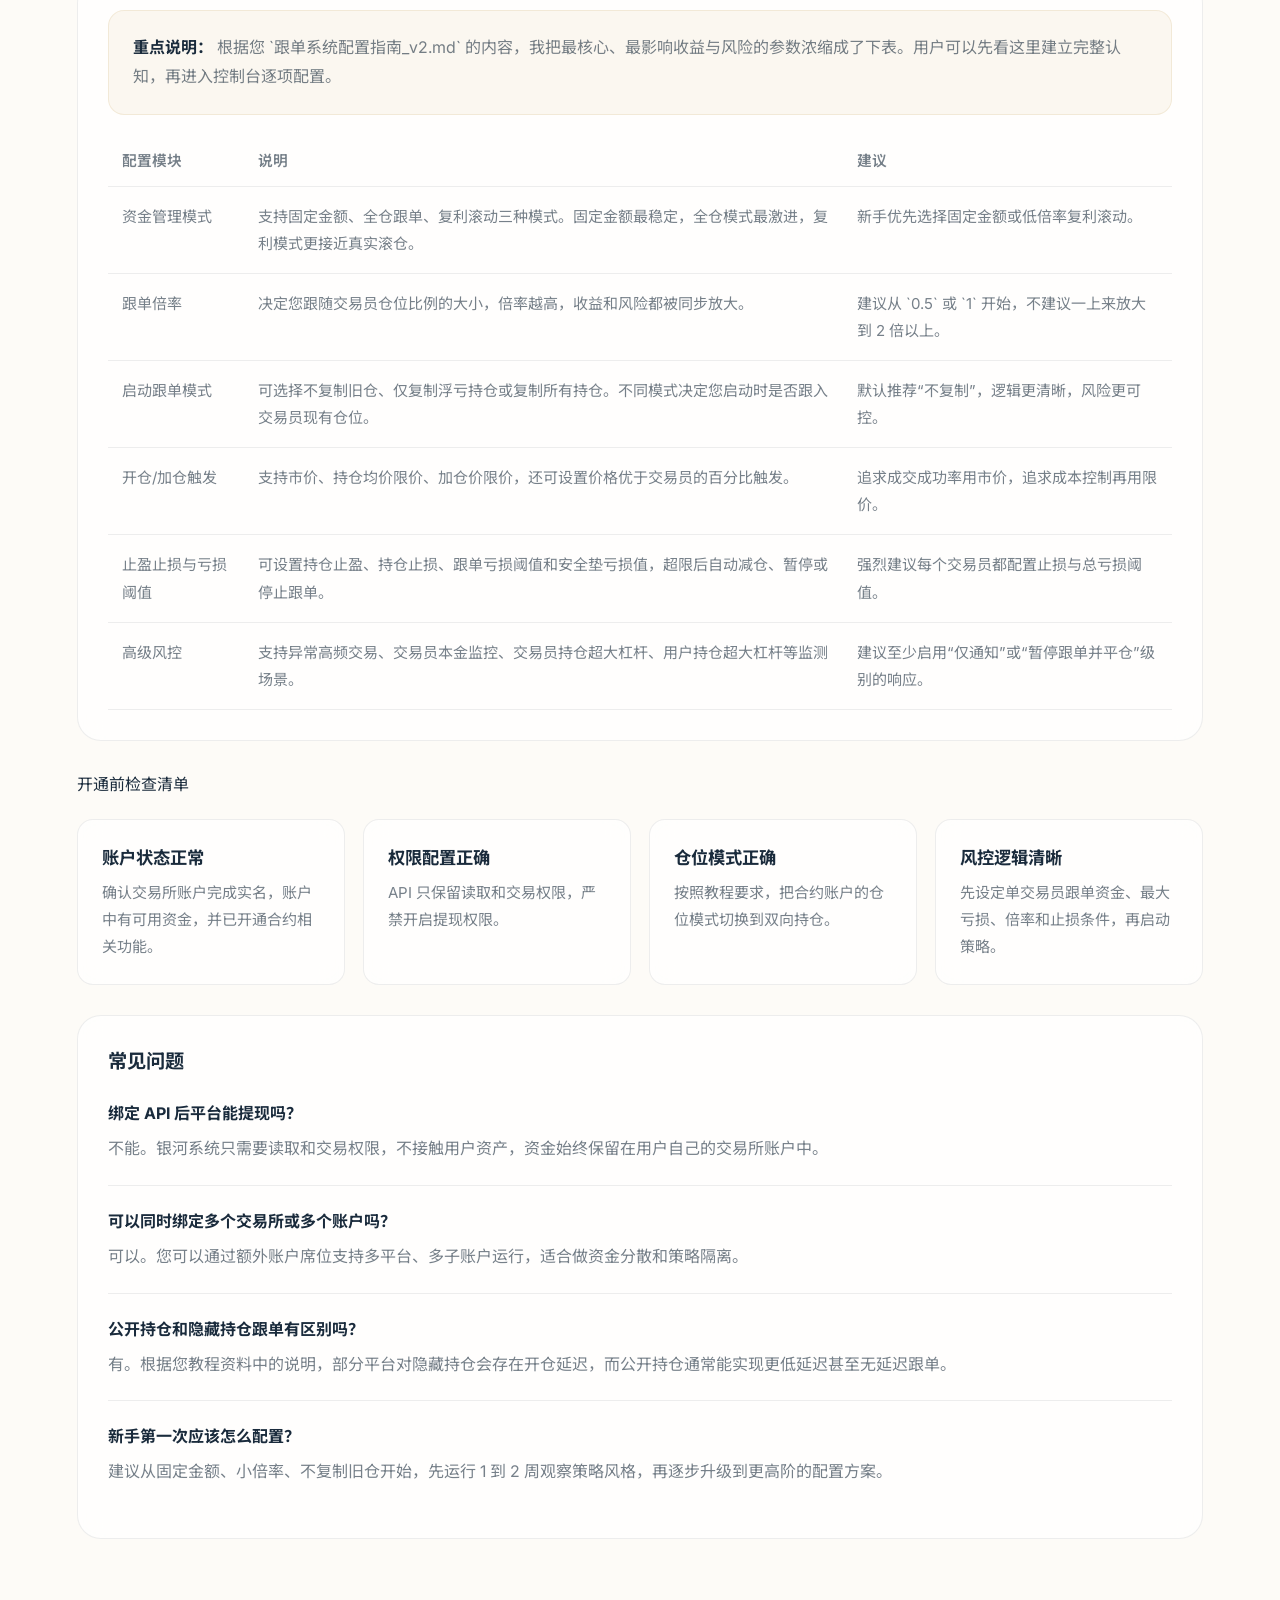
<file: tutorial.html>
<!DOCTYPE html>
<html lang="zh-CN">
<head>
    <meta charset="UTF-8">
    <meta name="viewport" content="width=device-width, initial-scale=1.0">
    <title data-i18n="tut_title">使用教程</title>
    <link href="https://unpkg.com/aos@2.3.1/dist/aos.css" rel="stylesheet">
    <link rel="stylesheet" href="styles.css">
    <style>
        .tutorial-wrap {
            max-width: 1280px;
            margin: 0 auto;
        }
        .hero-guide {
            display: grid;
            grid-template-columns: 1.15fr 0.85fr;
            gap: 28px;
            margin-bottom: 36px;
        }
        .hero-guide h1 {
            font-size: 3rem;
            line-height: 1.2;
            margin-bottom: 18px;
            color: var(--brand-primary);
        }
        .hero-guide p {
            color: var(--text-muted);
            line-height: 1.9;
            font-size: 1rem;
        }
        .section-block {
            margin-top: 30px;
        }
        .guide-cards {
            display: grid;
            grid-template-columns: repeat(4, minmax(0, 1fr));
            gap: 18px;
            margin-top: 24px;
        }
        .guide-card {
            background: var(--bg-panel);
            border: 1px solid var(--border-light);
            border-radius: var(--radius-md);
            padding: 24px;
            backdrop-filter: var(--blur-md);
        }
        .guide-card .num {
            width: 38px;
            height: 38px;
            border-radius: 50%;
            display: inline-flex;
            align-items: center;
            justify-content: center;
            background: rgba(197, 160, 89, 0.12);
            color: var(--brand-accent);
            font-family: 'JetBrains Mono', monospace;
            font-weight: 700;
            margin-bottom: 14px;
        }
        .guide-card h3 {
            font-size: 1.08rem;
            margin-bottom: 10px;
            color: var(--brand-primary);
        }
        .guide-card p {
            color: var(--text-muted);
            line-height: 1.8;
            font-size: 0.94rem;
        }
        .platform-grid {
            display: grid;
            grid-template-columns: repeat(2, minmax(0, 1fr));
            gap: 22px;
            margin-top: 24px;
        }
        .platform-card {
            background: var(--bg-panel-solid);
            border: 1px solid var(--border-light);
            border-radius: var(--radius-lg);
            padding: 28px;
        }
        .platform-card h3 {
            font-size: 1.15rem;
            margin-bottom: 14px;
            color: var(--brand-primary);
        }
        .platform-card ul {
            padding-left: 18px;
        }
        .platform-card li {
            color: var(--text-muted);
            line-height: 1.85;
            margin-bottom: 8px;
        }
        .tips-list {
            display: grid;
            gap: 14px;
        }
        .tip-item {
            padding: 18px 20px;
            border: 1px solid var(--border-light);
            border-radius: 14px;
            background: var(--bg-panel-solid);
            color: var(--text-muted);
            line-height: 1.8;
        }
        .tip-item strong {
            color: var(--text-main);
        }
        .config-table {
            width: 100%;
            border-collapse: collapse;
            margin-top: 18px;
        }
        .config-table th,
        .config-table td {
            padding: 16px 14px;
            border-bottom: 1px solid var(--border-light);
            vertical-align: top;
            text-align: left;
        }
        .config-table th {
            color: var(--text-muted);
            font-weight: 600;
            font-size: 0.92rem;
        }
        .config-table td {
            color: var(--text-muted);
            line-height: 1.8;
            font-size: 0.94rem;
        }
        .faq-box {
            margin-top: 28px;
        }
        .faq-row {
            padding: 22px 0;
            border-bottom: 1px solid var(--border-light);
        }
        .faq-row:last-child {
            border-bottom: none;
        }
        .faq-row h4 {
            font-size: 1rem;
            margin-bottom: 10px;
            color: var(--brand-primary);
        }
        .faq-row p {
            color: var(--text-muted);
            line-height: 1.8;
        }
        .tutorial-note {
            padding: 22px 24px;
            border-radius: var(--radius-md);
            background: rgba(197, 160, 89, 0.08);
            border: 1px solid rgba(197, 160, 89, 0.16);
            color: var(--text-muted);
            line-height: 1.85;
        }
        .tutorial-note strong {
            color: var(--brand-primary);
        }
        @media (max-width: 1100px) {
            .hero-guide,
            .platform-grid,
            .guide-cards {
                grid-template-columns: 1fr;
            }
        }
    </style>
</head>
<body>
    <div class="cyber-grid"></div>
    <nav>
        <div class="nav-shell">
            <a href="/" class="logo">GALAXY QUANT</a>
            <div class="nav-links">
                <a href="/" data-i18n="nav_home">首页</a>
                <a href="/invite" data-i18n="nav_invite">推广返佣</a>
                <a href="/goods" data-i18n="nav_goods">商城</a>
                <a href="/tutorial" class="active" data-i18n="nav_tutorial">使用教程</a>
                <a href="/kzt" data-i18n="nav_console">控制台</a>
            </div>
            <div class="nav-actions">
                <div class="lang-switch">
                    <button class="lang-btn active" onclick="setLang('zh')">中</button>
                    <button class="lang-btn" onclick="setLang('en')">EN</button>
                </div>
            </div>
        </div>
    </nav>
    <div class="main-content" style="margin-left: 0; max-width: 100%; padding-top: 128px;">
        <div class="tutorial-wrap">
            <section class="hero-guide">
                <div class="glass-panel">
                    <h1 data-i18n="tut_title">银河量化完整使用教程</h1>
                    <p>我已经基于您 `教程` 文件夹中的文档内容重新整理了教程页，把原来的简版说明升级为官网版完整教程。现在这个页面不仅告诉用户怎么开通，还把 API 获取、跨平台绑定、参数配置、风险控制和常见问题都整合进来了。</p>
                    <p style="margin-top: 16px;">银河系统仅获取交易权限，不接触用户资金；所有资金始终保留在用户自己的交易所账户中。平台支持币安、欧易、Gate.io、Bitget 等主流交易所跨平台跟单。</p>
                </div>
                <div class="glass-panel">
                    <h3 style="font-size: 1.18rem; margin-bottom: 18px; color: var(--brand-primary);">教程总览</h3>
                    <div class="tips-list">
                        <div class="tip-item"><strong>支持功能</strong><br>场外跟单已上线，银河官方量化策略也将逐步开放。</div>
                        <div class="tip-item"><strong>核心优势</strong><br>不限制人数、不设最低门槛、不抽取利润分成，用户收益尽量完整保留。</div>
                        <div class="tip-item"><strong>适用对象</strong><br>新手可按四步快速上手，专业用户可进一步配置风控、倍率和跟单触发规则。</div>
                    </div>
                </div>
            </section>

            <section class="section-block">
                <div class="section-label" data-aos="fade-right">四步开通流程</div>
                <div class="guide-cards">
                    <div class="guide-card">
                        <div class="num">01</div>
                        <h3>申请 API Key</h3>
                        <p>进入您使用的交易所 API 管理页面，创建新的 API Key，仅开启读取和交易权限，不开启提现权限。</p>
                    </div>
                    <div class="guide-card">
                        <div class="num">02</div>
                        <h3>绑定银河账户</h3>
                        <p>进入银河量化控制台，添加交易所 API，填写 Key、Secret 以及交易所要求的密码短语等信息。</p>
                    </div>
                    <div class="guide-card">
                        <div class="num">03</div>
                        <h3>选择交易员</h3>
                        <p>可以在交易员广场选择平台已上线的交易员，也可以在自选跟单中选择外部公开带单员。</p>
                    </div>
                    <div class="guide-card">
                        <div class="num">04</div>
                        <h3>配置参数并启动</h3>
                        <p>设置跟单倍率、资金管理模式、止盈止损和风控阈值后，启动跟单并持续观察表现。</p>
                    </div>
                </div>
            </section>

            <section class="section-block">
                <div class="section-label" data-aos="fade-right">交易所 API 指引</div>
                <div class="platform-grid">
                    <div class="platform-card">
                        <h3>币安 Binance</h3>
                        <ul>
                            <li>支持电脑端和手机端创建 API。</li>
                            <li>普通跟单用户使用“合约交易 API-Key”。</li>
                            <li>带单用户使用“带单账户 API-Key”，两类 Key 不可混用。</li>
                            <li>创建完成后，务必开启合约权限，并在仓位模式中打开双向持仓。</li>
                        </ul>
                    </div>
                    <div class="platform-card">
                        <h3>欧易 OKX</h3>
                        <ul>
                            <li>创建 API 时用途选择“API 交易”，权限勾选“交易”。</li>
                            <li>除 API Key 和 Secret 外，还必须妥善保存密码短语。</li>
                            <li>进入合约页面后，同样需要打开双向持仓模式。</li>
                        </ul>
                    </div>
                    <div class="platform-card">
                        <h3>Gate.io 芝麻开门</h3>
                        <ul>
                            <li>新注册账号需先手动交易一笔，创建合约账户后再申请 API。</li>
                            <li>永续合约设置为读写，钱包、返佣、Account 建议只读。</li>
                            <li>跟单前建议再次确认持仓模式是否为双向持仓。</li>
                        </ul>
                    </div>
                    <div class="platform-card">
                        <h3>Bitget</h3>
                        <ul>
                            <li>同样存在普通跟单 Key 与带单账户 Key 的区别，请按用途区分。</li>
                            <li>创建 API 后需记录 API Key、SecretKey 和口令。</li>
                            <li>在交易设置里完成持仓模式与权限复核后，再进入银河绑定。</li>
                        </ul>
                    </div>
                </div>
            </section>

            <section class="section-block">
                <div class="section-label" data-aos="fade-right">参数配置指南</div>
                <div class="glass-panel">
                    <div class="tutorial-note">
                        <strong>重点说明：</strong> 根据您 `跟单系统配置指南_v2.md` 的内容，我把最核心、最影响收益与风险的参数浓缩成了下表。用户可以先看这里建立完整认知，再进入控制台逐项配置。
                    </div>
                    <table class="config-table">
                        <thead>
                            <tr>
                                <th>配置模块</th>
                                <th>说明</th>
                                <th>建议</th>
                            </tr>
                        </thead>
                        <tbody>
                            <tr>
                                <td>资金管理模式</td>
                                <td>支持固定金额、全仓跟单、复利滚动三种模式。固定金额最稳定，全仓模式最激进，复利模式更接近真实滚仓。</td>
                                <td>新手优先选择固定金额或低倍率复利滚动。</td>
                            </tr>
                            <tr>
                                <td>跟单倍率</td>
                                <td>决定您跟随交易员仓位比例的大小，倍率越高，收益和风险都被同步放大。</td>
                                <td>建议从 `0.5` 或 `1` 开始，不建议一上来放大到 2 倍以上。</td>
                            </tr>
                            <tr>
                                <td>启动跟单模式</td>
                                <td>可选择不复制旧仓、仅复制浮亏持仓或复制所有持仓。不同模式决定您启动时是否跟入交易员现有仓位。</td>
                                <td>默认推荐“不复制”，逻辑更清晰，风险更可控。</td>
                            </tr>
                            <tr>
                                <td>开仓/加仓触发</td>
                                <td>支持市价、持仓均价限价、加仓价限价，还可设置价格优于交易员的百分比触发。</td>
                                <td>追求成交成功率用市价，追求成本控制再用限价。</td>
                            </tr>
                            <tr>
                                <td>止盈止损与亏损阈值</td>
                                <td>可设置持仓止盈、持仓止损、跟单亏损阈值和安全垫亏损值，超限后自动减仓、暂停或停止跟单。</td>
                                <td>强烈建议每个交易员都配置止损与总亏损阈值。</td>
                            </tr>
                            <tr>
                                <td>高级风控</td>
                                <td>支持异常高频交易、交易员本金监控、交易员持仓超大杠杆、用户持仓超大杠杆等监测场景。</td>
                                <td>建议至少启用“仅通知”或“暂停跟单并平仓”级别的响应。</td>
                            </tr>
                        </tbody>
                    </table>
                </div>
            </section>

            <section class="section-block">
                <div class="section-label" data-aos="fade-right">开通前检查清单</div>
                <div class="guide-cards" style="grid-template-columns: repeat(4, minmax(0, 1fr));">
                    <div class="guide-card">
                        <h3>账户状态正常</h3>
                        <p>确认交易所账户完成实名，账户中有可用资金，并已开通合约相关功能。</p>
                    </div>
                    <div class="guide-card">
                        <h3>权限配置正确</h3>
                        <p>API 只保留读取和交易权限，严禁开启提现权限。</p>
                    </div>
                    <div class="guide-card">
                        <h3>仓位模式正确</h3>
                        <p>按照教程要求，把合约账户的仓位模式切换到双向持仓。</p>
                    </div>
                    <div class="guide-card">
                        <h3>风控逻辑清晰</h3>
                        <p>先设定单交易员跟单资金、最大亏损、倍率和止损条件，再启动策略。</p>
                    </div>
                </div>
            </section>

            <section class="section-block">
                <div class="glass-panel faq-box">
                    <h3 style="font-size: 1.2rem; margin-bottom: 4px; color: var(--brand-primary);">常见问题</h3>
                    <div class="faq-row">
                        <h4>绑定 API 后平台能提现吗？</h4>
                        <p>不能。银河系统只需要读取和交易权限，不接触用户资产，资金始终保留在用户自己的交易所账户中。</p>
                    </div>
                    <div class="faq-row">
                        <h4>可以同时绑定多个交易所或多个账户吗？</h4>
                        <p>可以。您可以通过额外账户席位支持多平台、多子账户运行，适合做资金分散和策略隔离。</p>
                    </div>
                    <div class="faq-row">
                        <h4>公开持仓和隐藏持仓跟单有区别吗？</h4>
                        <p>有。根据您教程资料中的说明，部分平台对隐藏持仓会存在开仓延迟，而公开持仓通常能实现更低延迟甚至无延迟跟单。</p>
                    </div>
                    <div class="faq-row">
                        <h4>新手第一次应该怎么配置？</h4>
                        <p>建议从固定金额、小倍率、不复制旧仓开始，先运行 1 到 2 周观察策略风格，再逐步升级到更高阶的配置方案。</p>
                    </div>
                </div>
            </section>
        </div>
    </div>
    <script src="https://unpkg.com/aos@2.3.1/dist/aos.js"></script>
    <script>
        AOS.init({
            duration: 800,
            once: true,
            offset: 100
        });
    </script>
    <script src="apple-effects.js"></script>
    <script src="i18n.js"></script>
</body>
</html>
</file>
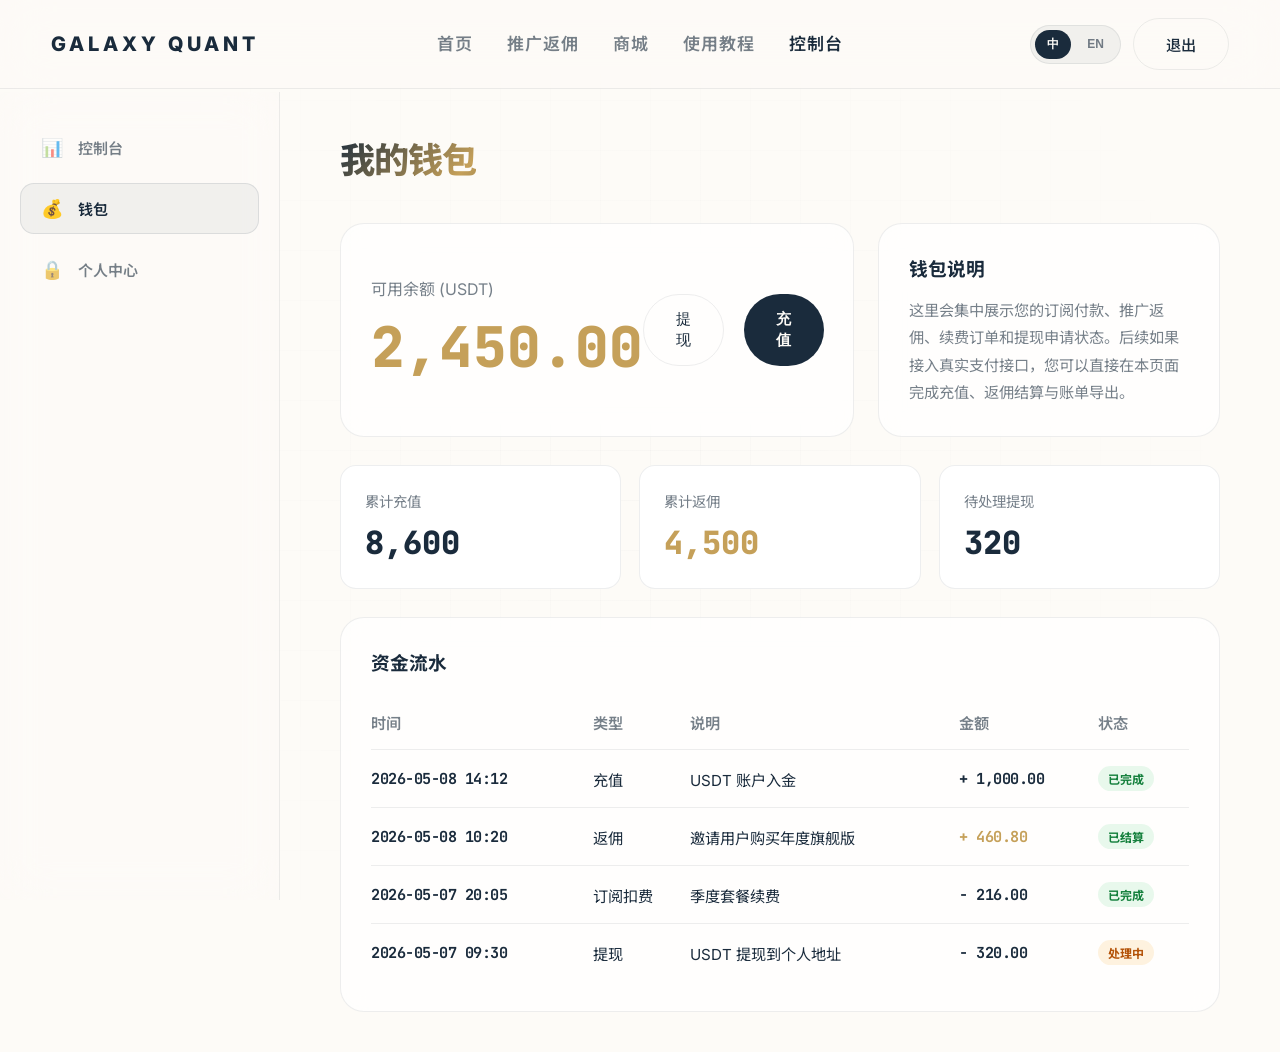
<file: wallet.html>
<!DOCTYPE html>
<html lang="zh-CN">
<head>
    <meta charset="UTF-8">
    <meta name="viewport" content="width=device-width, initial-scale=1.0">
    <title data-i18n="wallet_title">我的钱包</title>
    <link href="https://unpkg.com/aos@2.3.1/dist/aos.css" rel="stylesheet">
    <link rel="stylesheet" href="styles.css">
    <style>
        .wallet-grid {
            display: grid;
            grid-template-columns: 1.2fr 0.8fr;
            gap: 24px;
            margin-bottom: 28px;
        }
        .mini-stat-grid {
            display: grid;
            grid-template-columns: repeat(3, minmax(0, 1fr));
            gap: 18px;
            margin-bottom: 28px;
        }
        .mini-stat {
            padding: 24px;
            border: 1px solid var(--border-light);
            border-radius: var(--radius-md);
            background: var(--bg-panel-solid);
        }
        .mini-stat .label {
            color: var(--text-muted);
            font-size: 0.9rem;
            margin-bottom: 10px;
        }
        .mini-stat .value {
            font-size: 2rem;
            font-weight: 800;
            color: var(--brand-primary);
            font-family: 'JetBrains Mono', monospace;
        }
        .wallet-table {
            width: 100%;
            border-collapse: collapse;
        }
        .wallet-table th, .wallet-table td {
            padding: 16px 0;
            border-bottom: 1px solid var(--border-light);
            text-align: left;
            font-size: 0.95rem;
        }
        .wallet-table th {
            color: var(--text-muted);
            font-weight: 600;
        }
        .wallet-table tr:last-child td {
            border-bottom: none;
        }
        .status-tag {
            padding: 4px 10px;
            border-radius: 999px;
            font-size: 12px;
            font-weight: 700;
            display: inline-block;
        }
        .status-tag.done {
            color: #15803d;
            background: rgba(34, 197, 94, 0.1);
        }
        .status-tag.pending {
            color: #b45309;
            background: rgba(245, 158, 11, 0.12);
        }
        .wallet-note {
            color: var(--text-muted);
            line-height: 1.8;
            font-size: 0.95rem;
        }
        @media (max-width: 960px) {
            .wallet-grid {
                grid-template-columns: 1fr;
            }
            .mini-stat-grid {
                grid-template-columns: 1fr;
            }
        }
    </style>
</head>
<body>
    <div class="cyber-grid"></div>
    <nav>
        <div class="nav-shell">
            <a href="/" class="logo">GALAXY QUANT</a>
            <div class="nav-links">
                <a href="/">首页</a>
                <a href="/invite">推广返佣</a>
                <a href="/goods">商城</a>
                <a href="/tutorial">使用教程</a>
                <a href="/kzt" class="active">控制台</a>
            </div>
            <div class="nav-actions">
                <div class="lang-switch">
                    <button class="lang-btn active" onclick="setLang('zh')">中</button>
                    <button class="lang-btn" onclick="setLang('en')">EN</button>
                </div>
                <a href="/" class="btn-secondary">退出</a>
            </div>
        </div>
    </nav>
    <div class="layout-dashboard">
        <aside class="sidebar">
            <a href="/kzt"><span style="font-size: 18px;">📊</span> <span data-i18n="nav_console">控制台</span></a>
            <a href="/wallet" class="active"><span style="font-size: 18px;">💰</span> <span data-i18n="nav_wallet">钱包</span></a>
            <a href="/security"><span style="font-size: 18px;">🔒</span> <span data-i18n="nav_profile">个人中心</span></a>
        </aside>
        <main class="main-content">
            <div class="page-header" data-aos="fade-down">
                <h1 class="page-title apple-text-reveal" data-i18n="wallet_title">我的钱包</h1>
            </div>
            <div class="wallet-grid">
                <div class="glass-panel" style="display: flex; justify-content: space-between; align-items: center;">
                    <div>
                        <div style="color: var(--text-muted); margin-bottom: 10px;" data-i18n="wallet_balance">可用余额 (USDT)</div>
                        <div style="font-size: 3.5rem; font-weight: 900; font-family: 'JetBrains Mono'; color: var(--brand-accent);">2,450.00</div>
                    </div>
                    <div style="display: flex; gap: 20px;">
                        <button class="btn-secondary" data-i18n="wallet_btn_withdraw">提现</button>
                        <button class="btn-primary" data-i18n="wallet_btn_deposit">充值</button>
                    </div>
                </div>

                <div class="glass-panel">
                    <h3 style="margin-bottom: 16px; color: var(--brand-primary);">钱包说明</h3>
                    <div class="wallet-note">
                        这里会集中展示您的订阅付款、推广返佣、续费订单和提现申请状态。后续如果接入真实支付接口，您可以直接在本页面完成充值、返佣结算与账单导出。
                    </div>
                </div>
            </div>

            <div class="mini-stat-grid">
                <div class="mini-stat">
                    <div class="label">累计充值</div>
                    <div class="value">8,600</div>
                </div>
                <div class="mini-stat">
                    <div class="label">累计返佣</div>
                    <div class="value" style="color: var(--brand-accent);">4,500</div>
                </div>
                <div class="mini-stat">
                    <div class="label">待处理提现</div>
                    <div class="value">320</div>
                </div>
            </div>

            <div class="glass-panel">
                <h3 style="margin-bottom: 20px;" data-i18n="wallet_history">资金流水</h3>
                <table class="wallet-table">
                    <thead>
                        <tr>
                            <th>时间</th>
                            <th>类型</th>
                            <th>说明</th>
                            <th>金额</th>
                            <th>状态</th>
                        </tr>
                    </thead>
                    <tbody>
                        <tr>
                            <td class="mono-num">2026-05-08 14:12</td>
                            <td>充值</td>
                            <td>USDT 账户入金</td>
                            <td class="mono-num">+ 1,000.00</td>
                            <td><span class="status-tag done">已完成</span></td>
                        </tr>
                        <tr>
                            <td class="mono-num">2026-05-08 10:20</td>
                            <td>返佣</td>
                            <td>邀请用户购买年度旗舰版</td>
                            <td class="mono-num" style="color: var(--brand-accent);">+ 460.80</td>
                            <td><span class="status-tag done">已结算</span></td>
                        </tr>
                        <tr>
                            <td class="mono-num">2026-05-07 20:05</td>
                            <td>订阅扣费</td>
                            <td>季度套餐续费</td>
                            <td class="mono-num">- 216.00</td>
                            <td><span class="status-tag done">已完成</span></td>
                        </tr>
                        <tr>
                            <td class="mono-num">2026-05-07 09:30</td>
                            <td>提现</td>
                            <td>USDT 提现到个人地址</td>
                            <td class="mono-num">- 320.00</td>
                            <td><span class="status-tag pending">处理中</span></td>
                        </tr>
                    </tbody>
                </table>
            </div>
        </main>
    </div>
    <script src="https://unpkg.com/aos@2.3.1/dist/aos.js"></script>
    <script>
        AOS.init({
            duration: 800,
            once: true,
            offset: 100
        });
    </script>
    <script src="apple-effects.js"></script>
    <script src="i18n.js"></script>
</body>
</html>
</file>
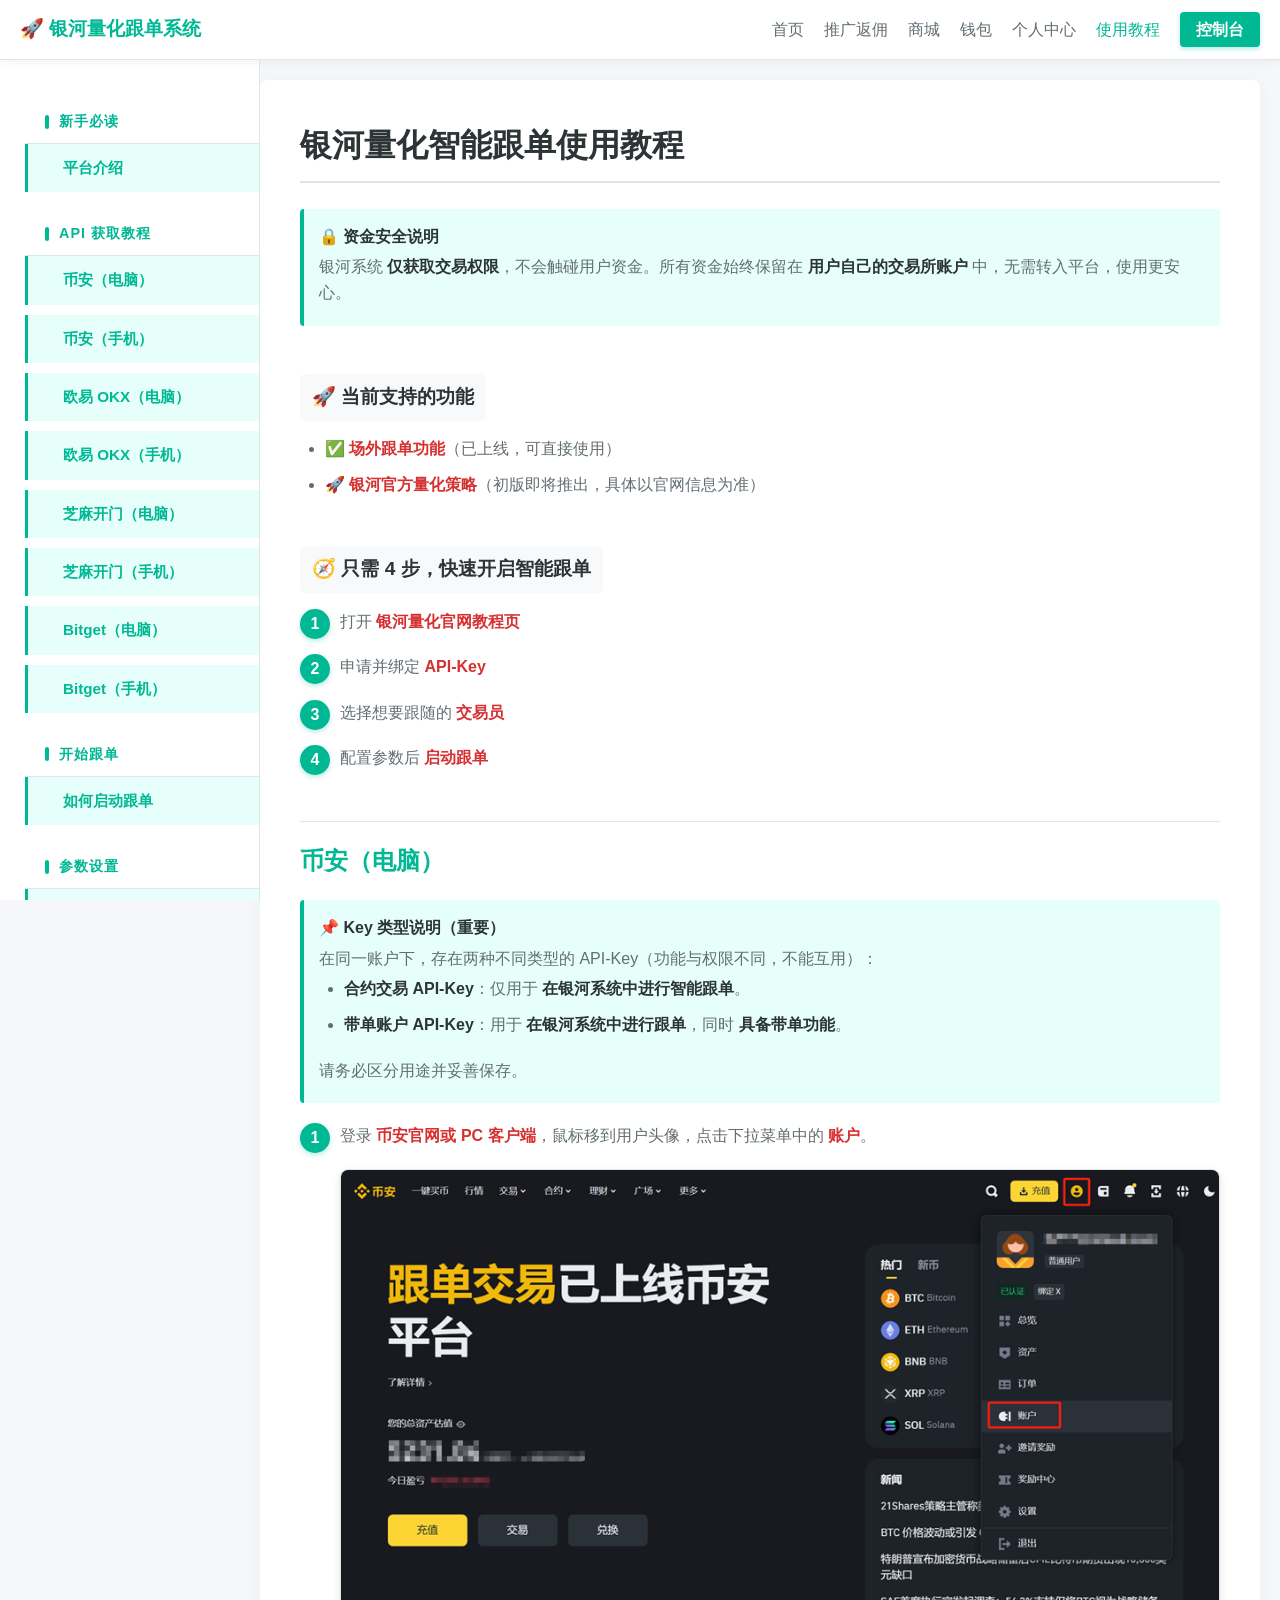
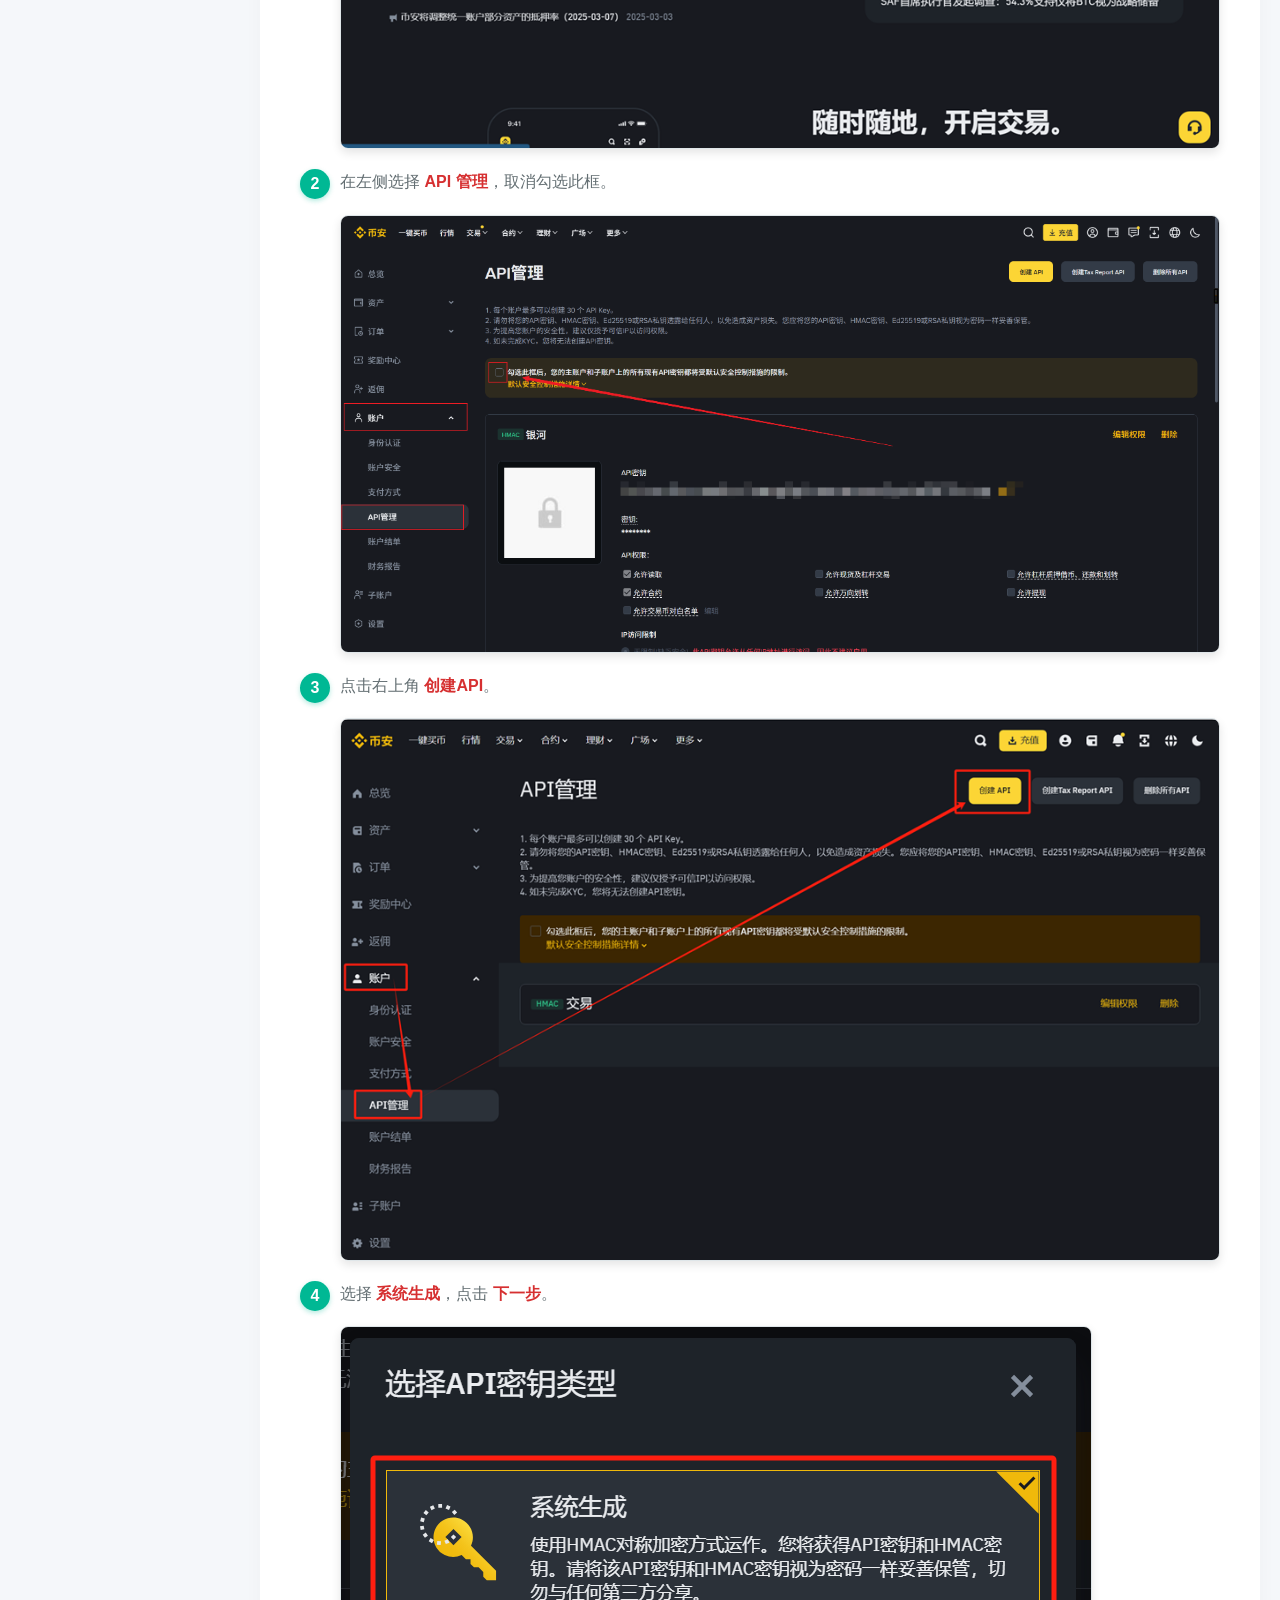
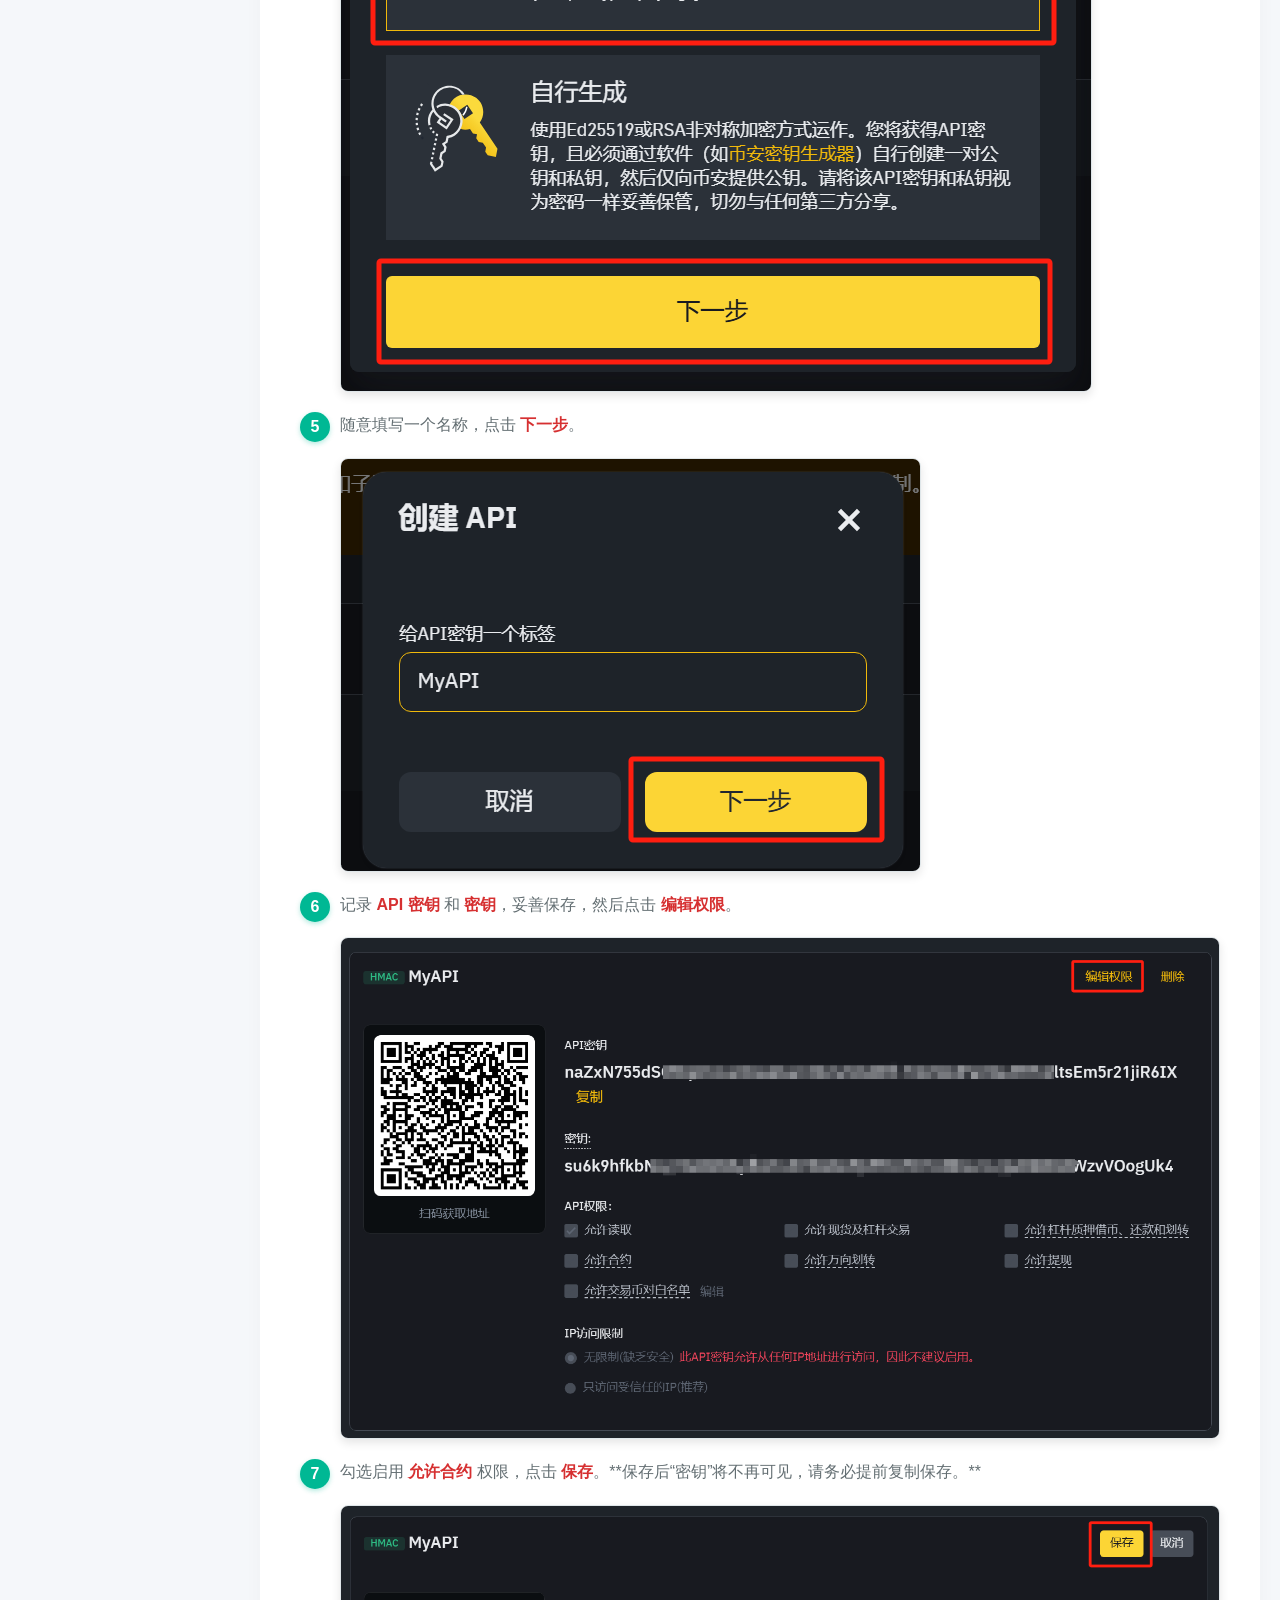
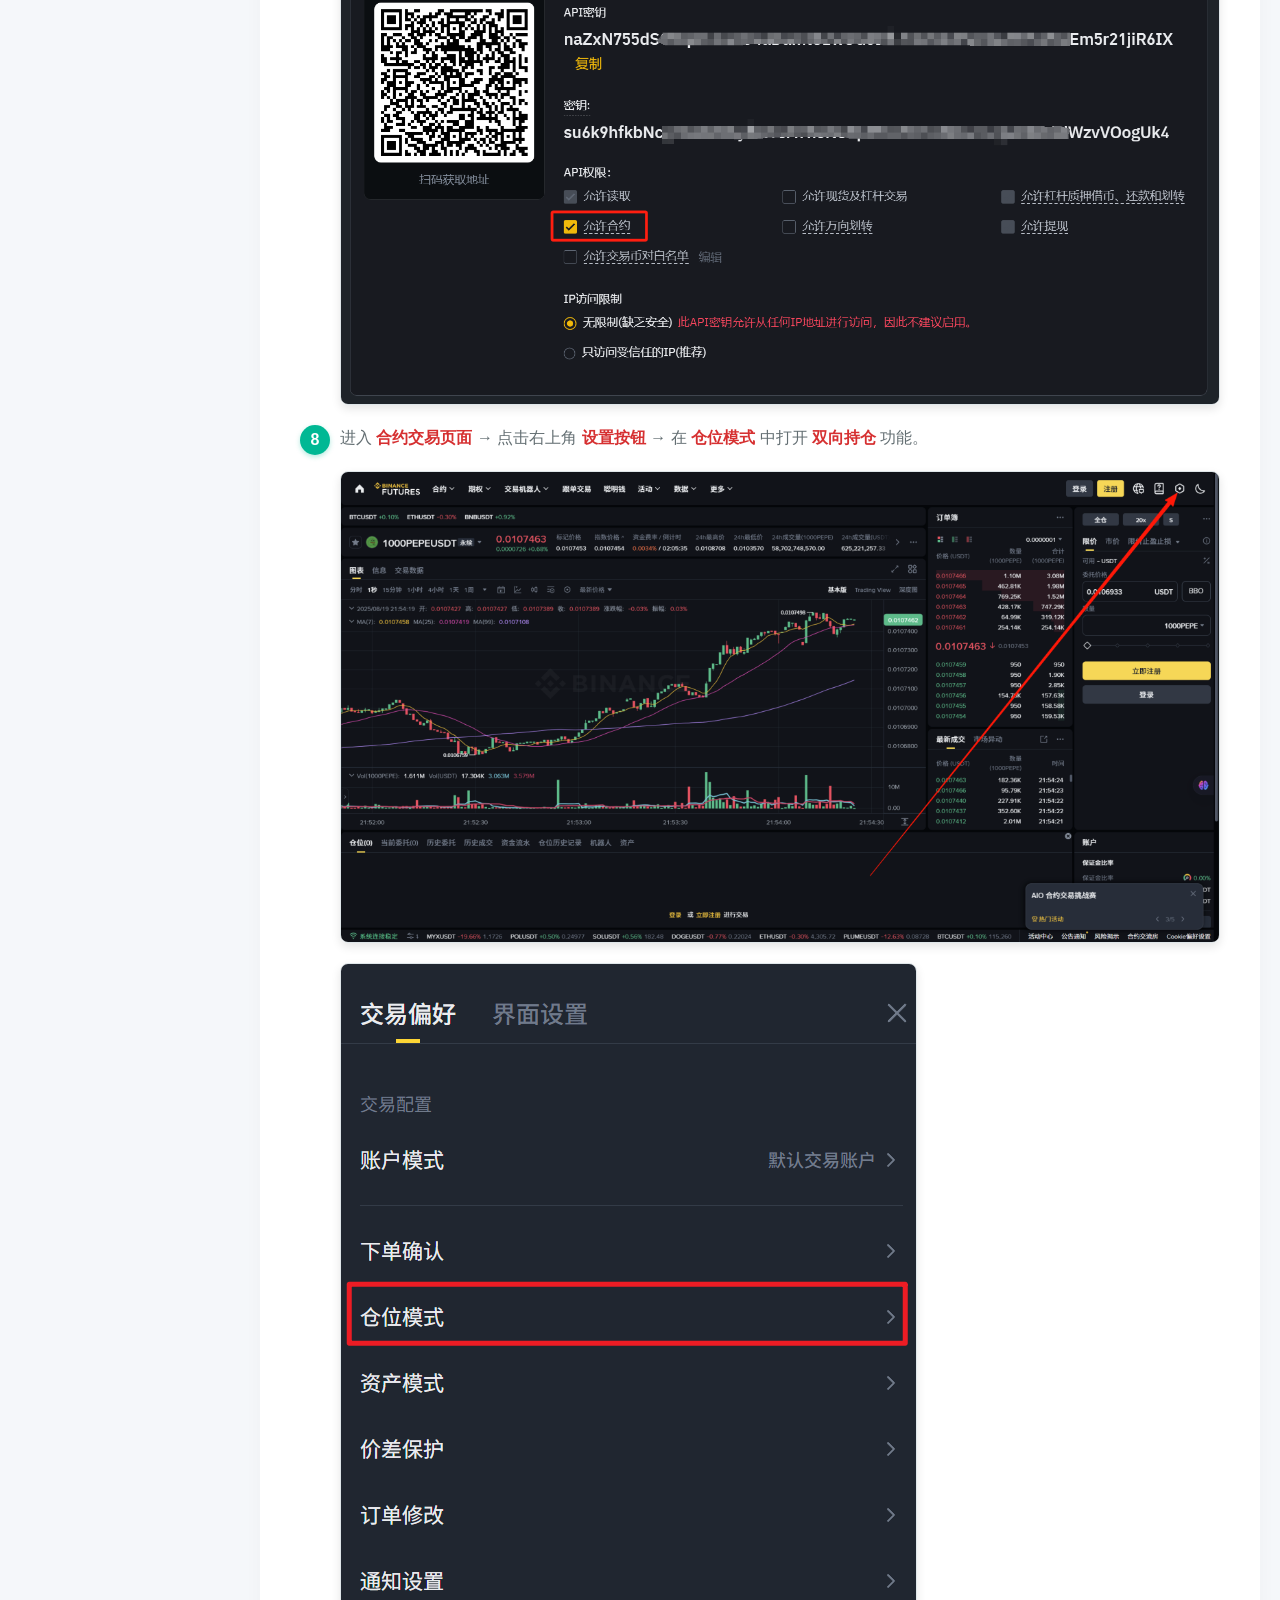
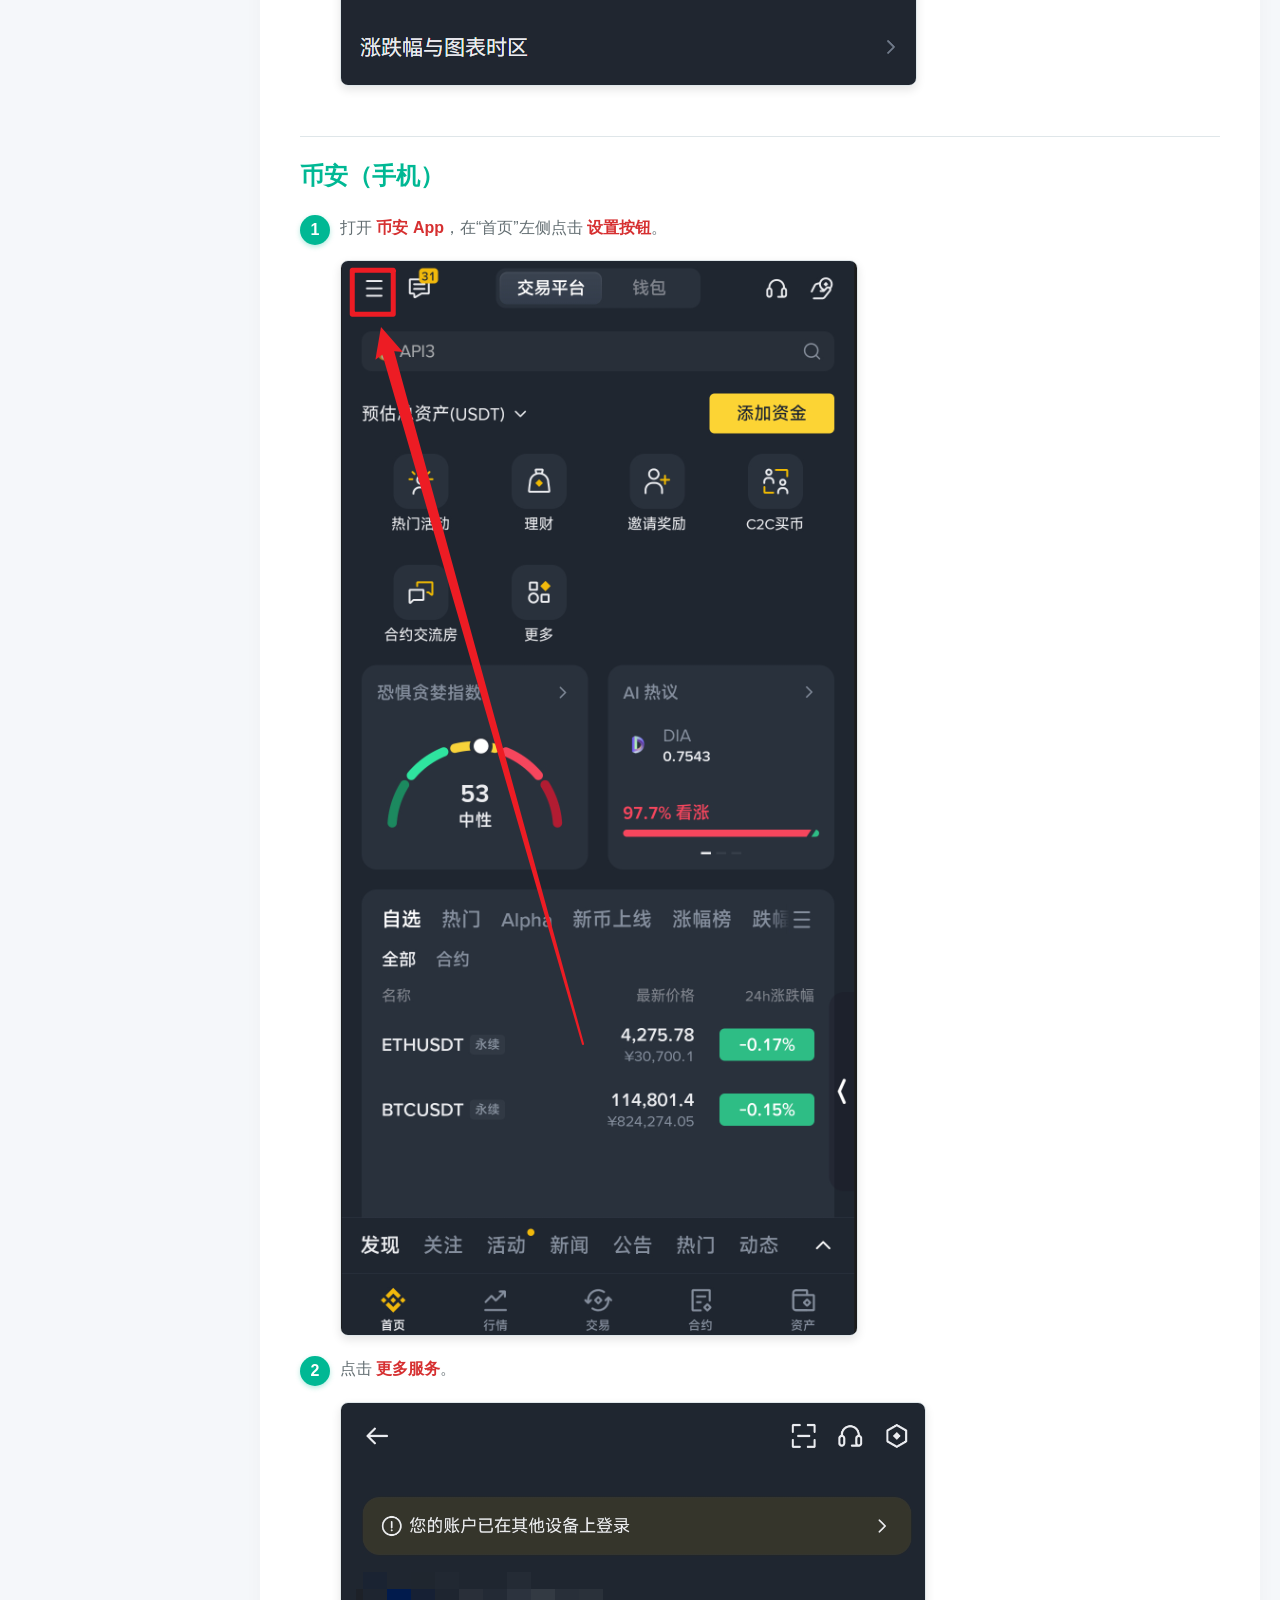
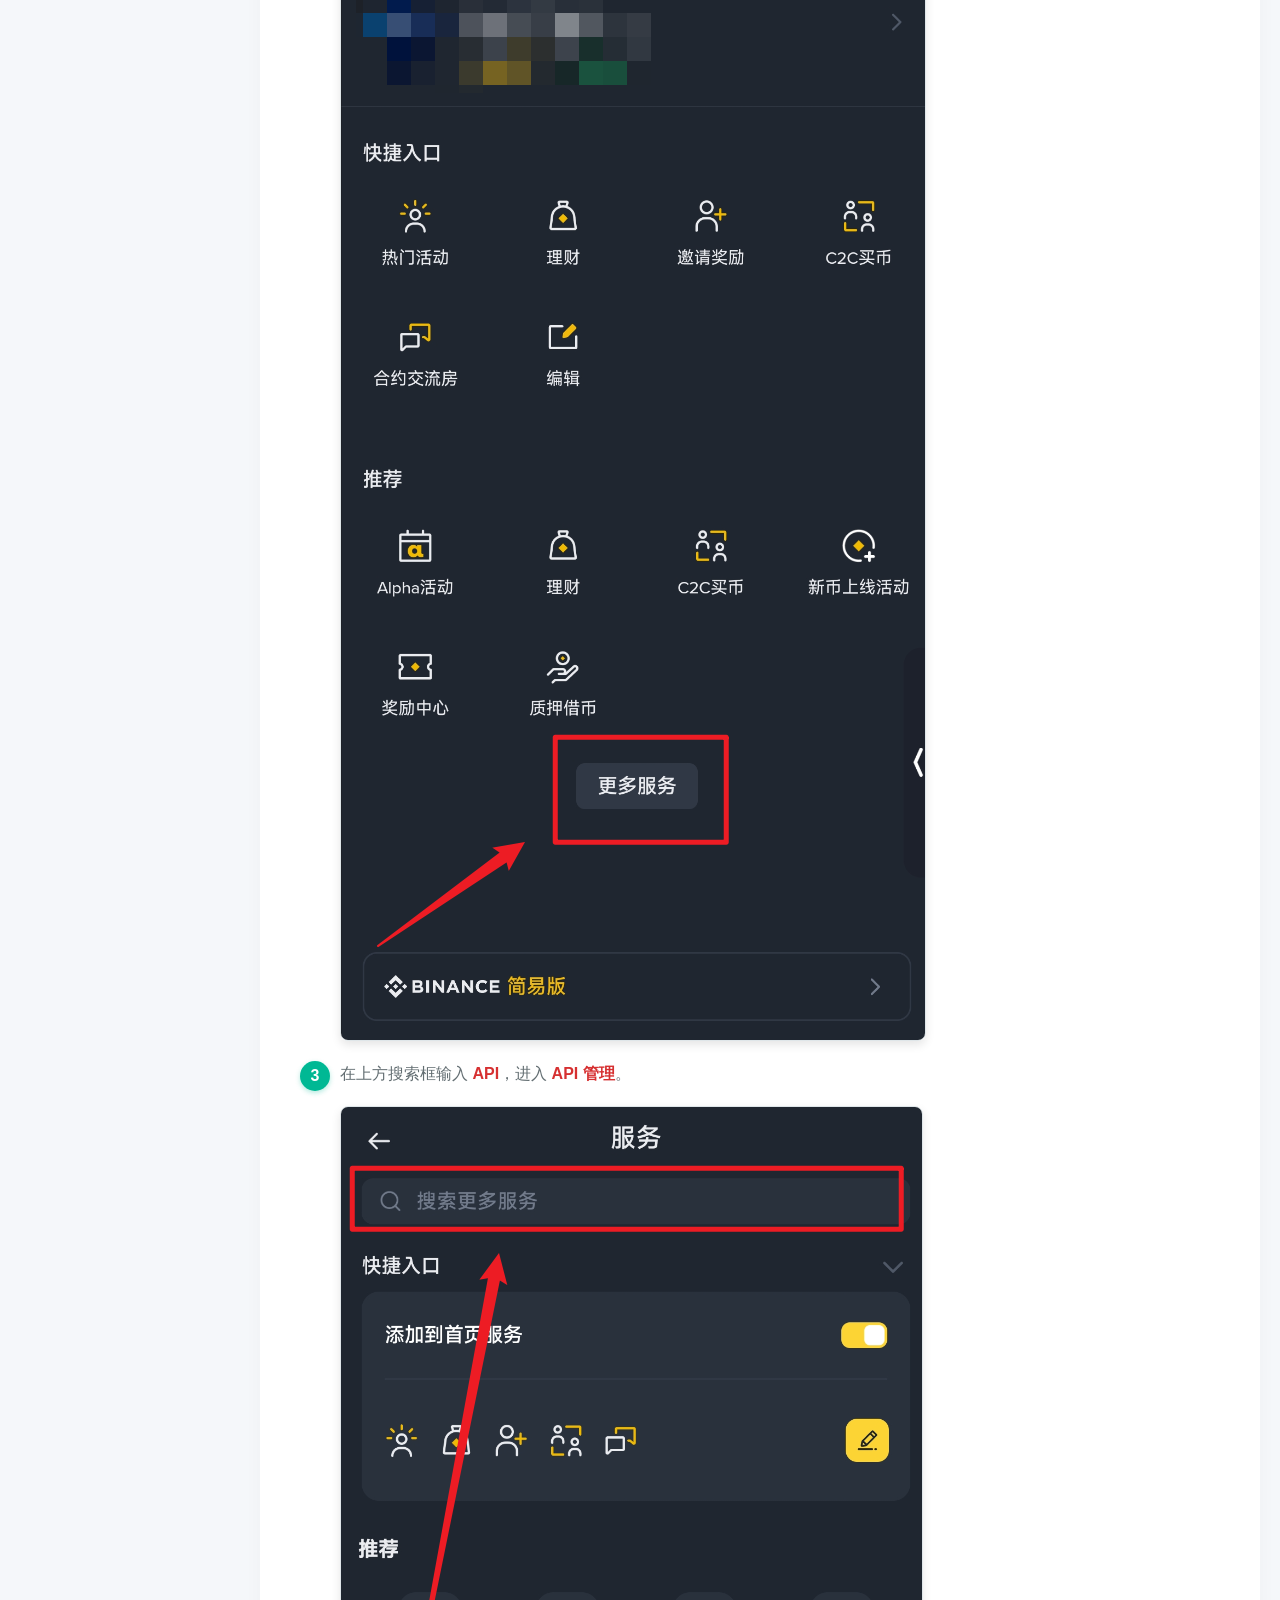
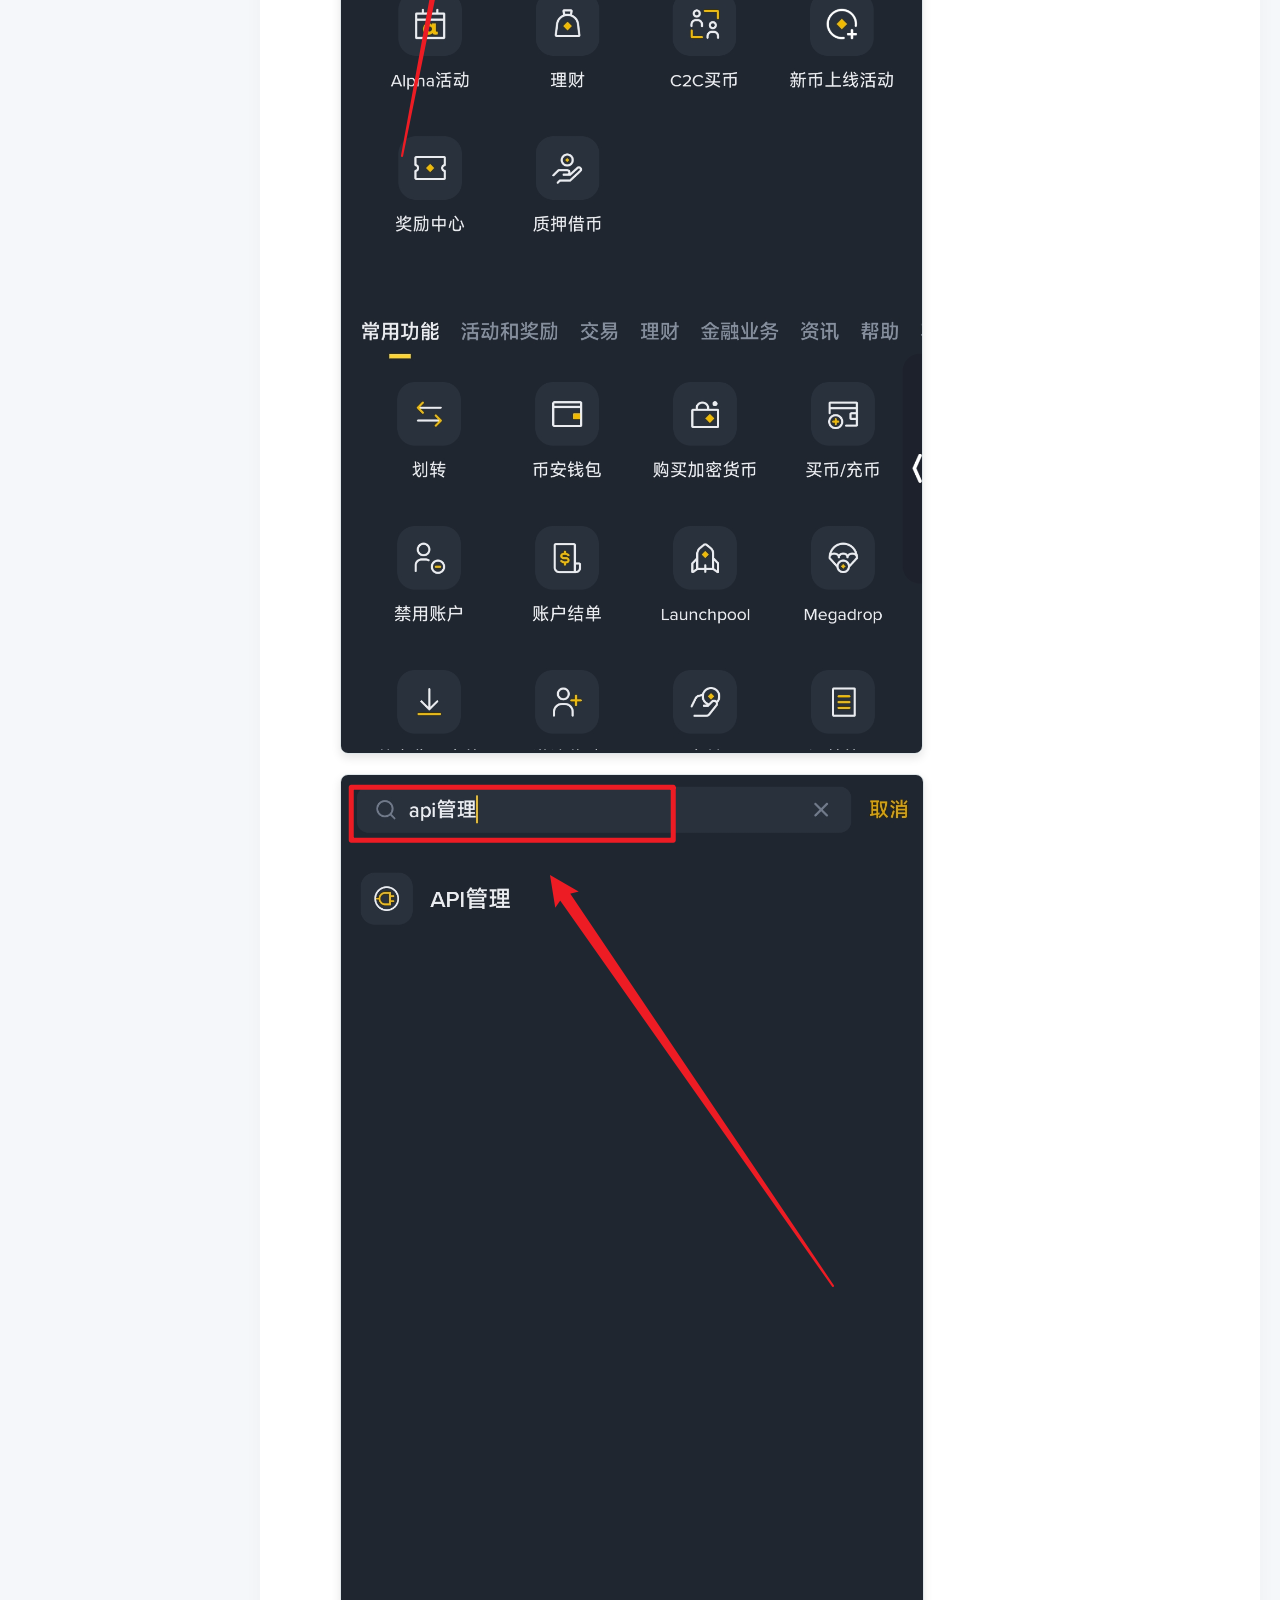
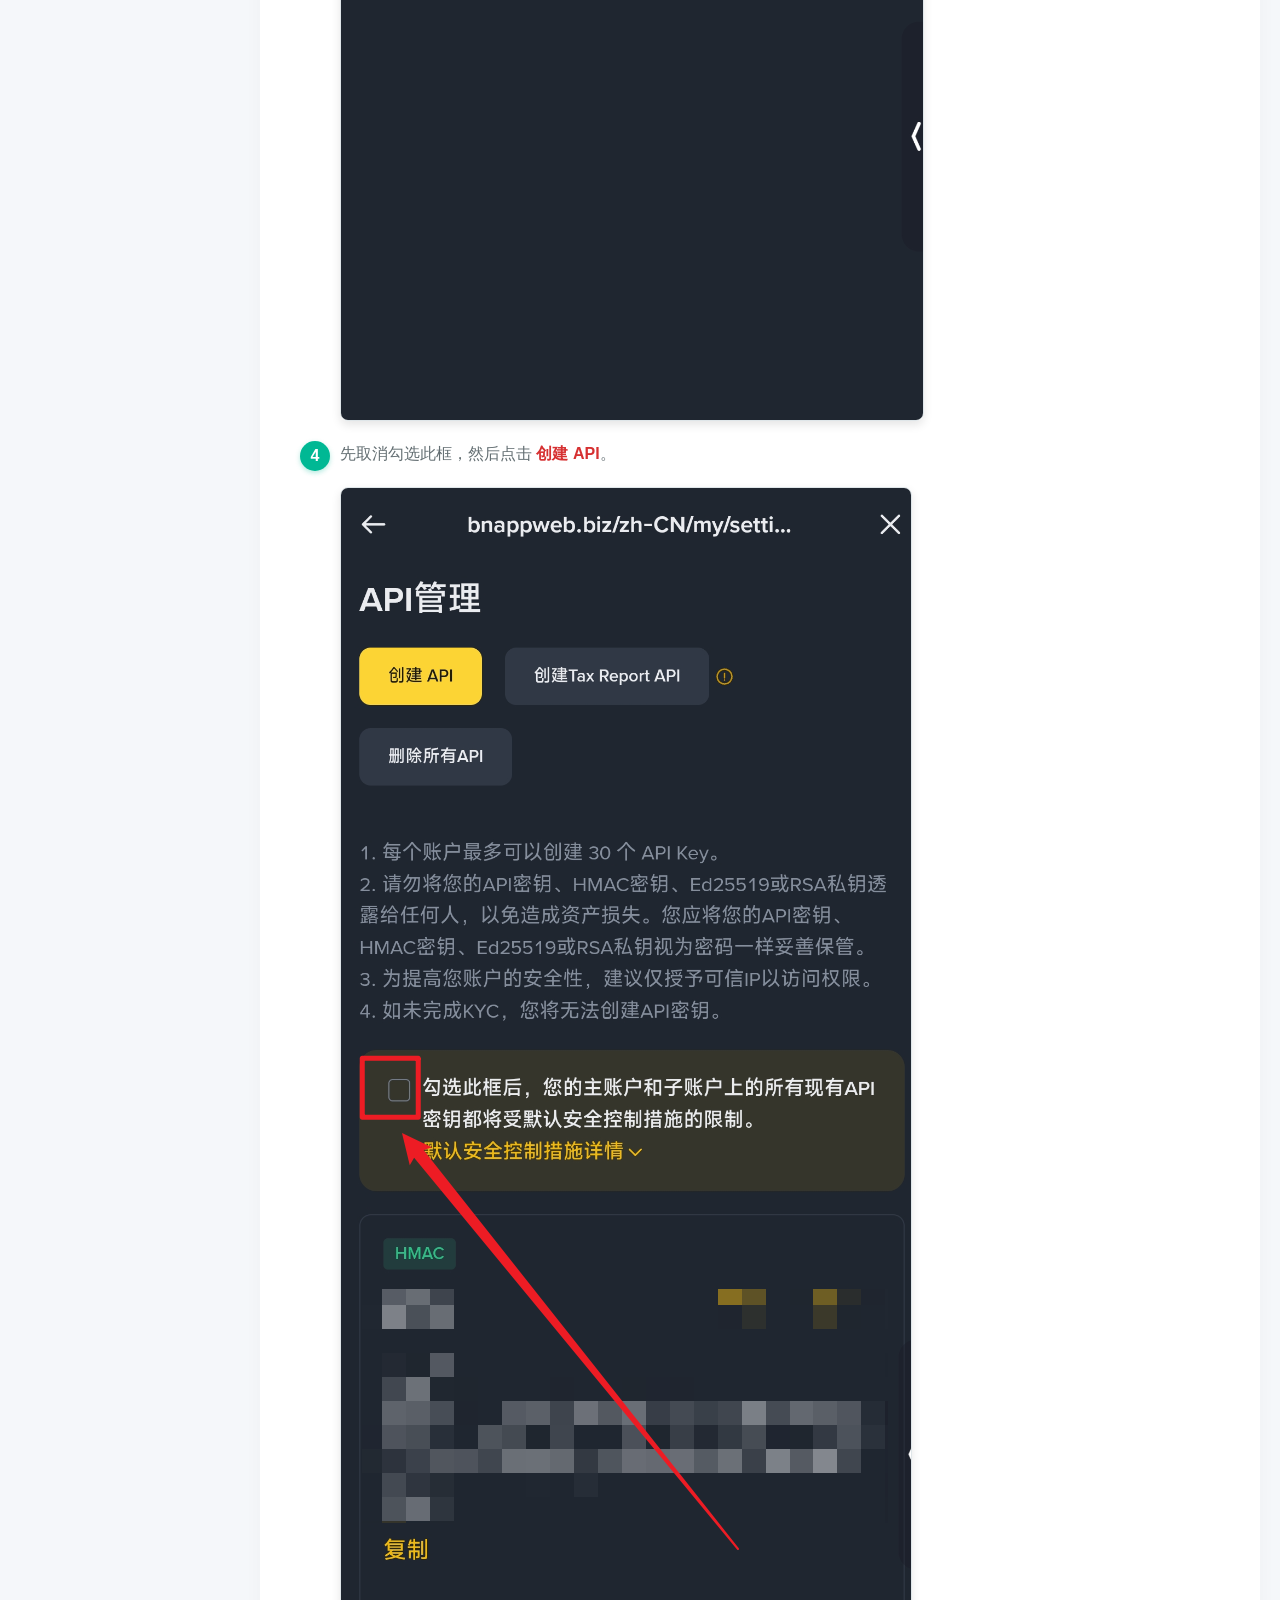
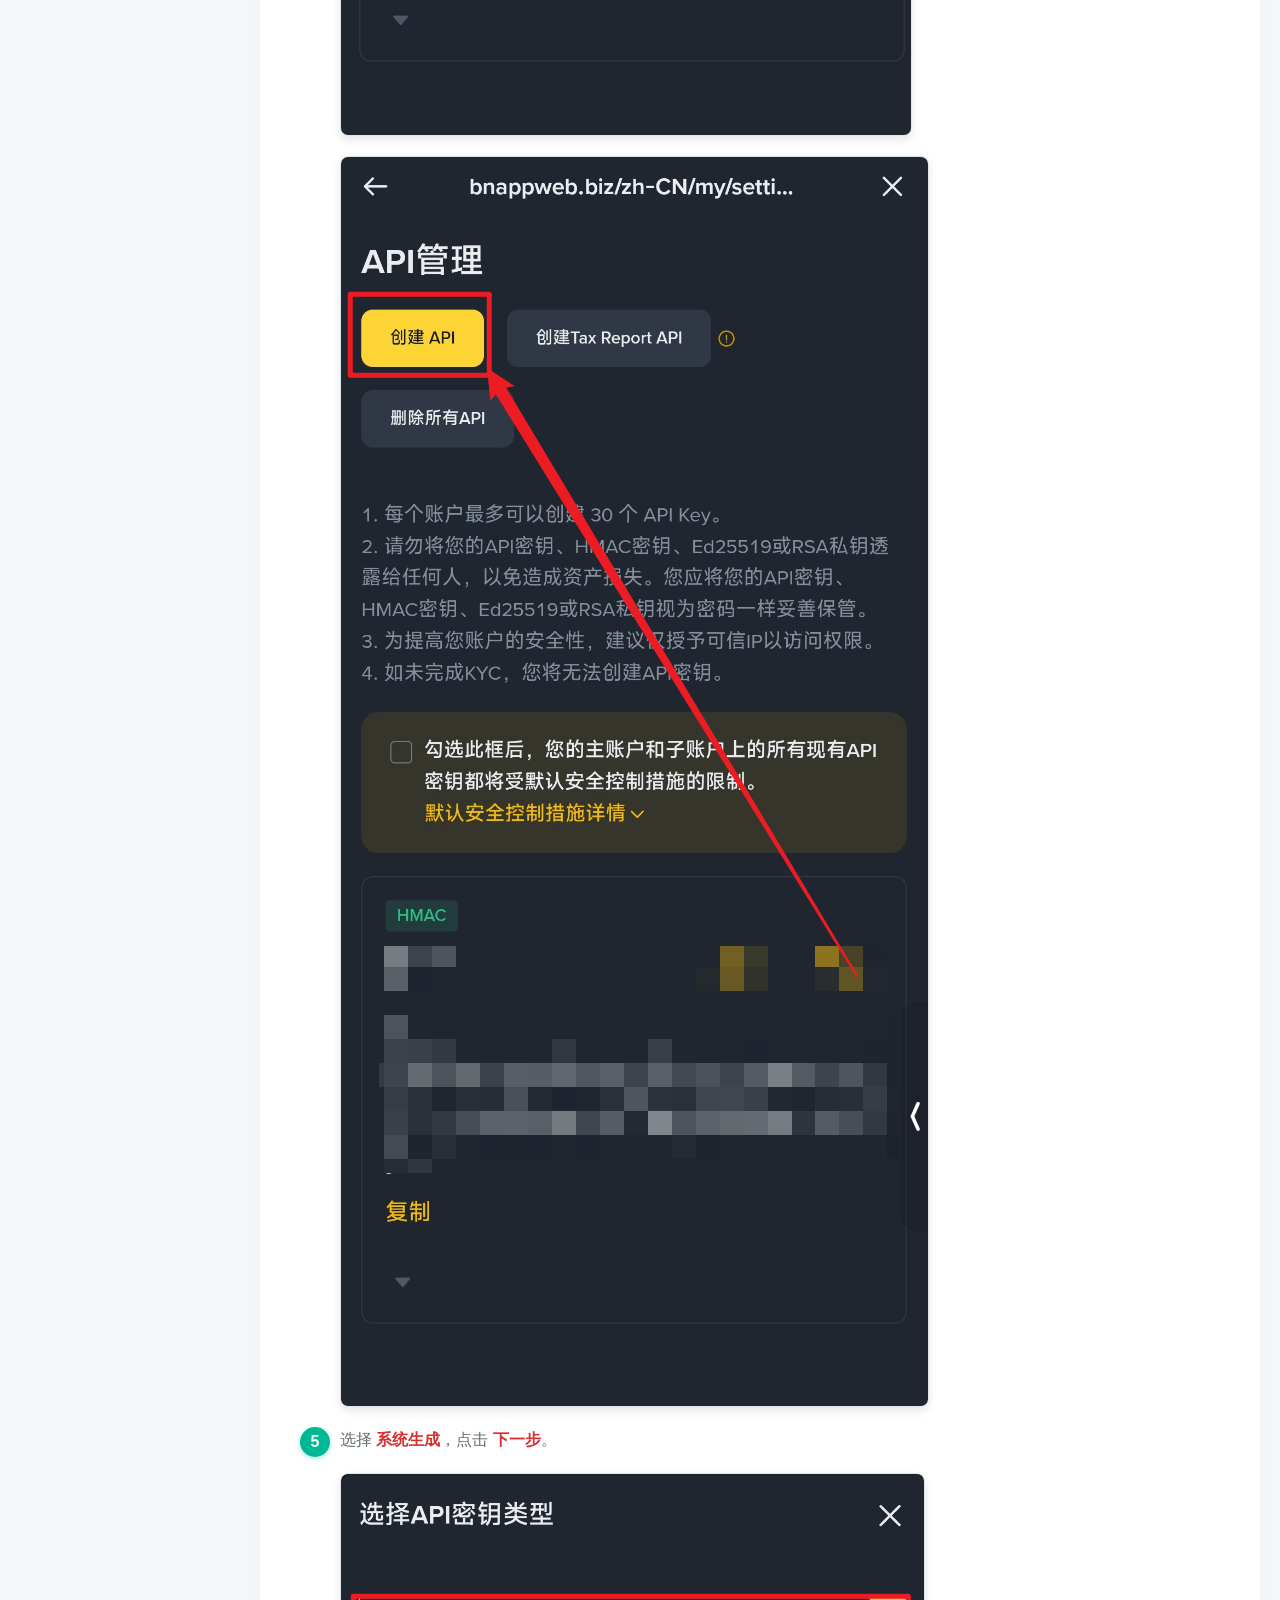
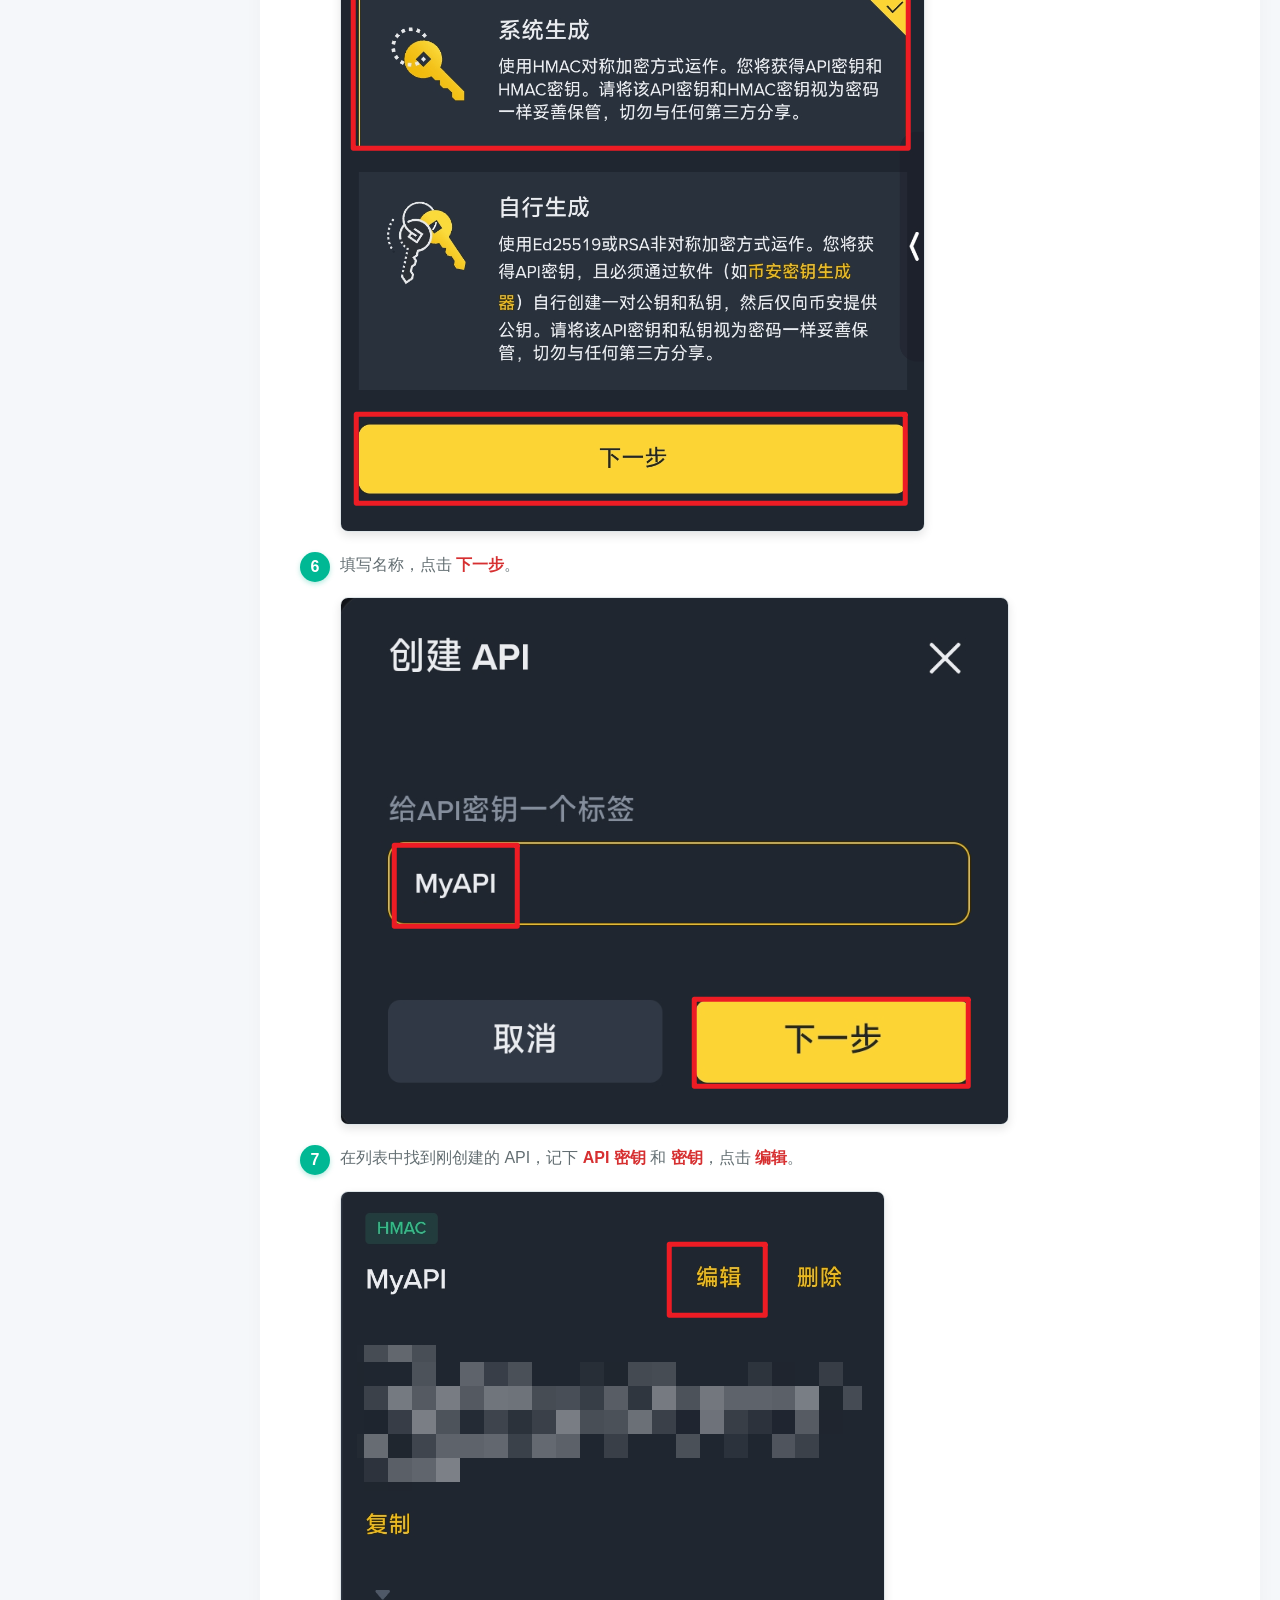
<file: 教程/index_light.html>
<!DOCTYPE html>
<html lang="zh-CN">
<head>
    <meta charset="UTF-8">
    <meta name="viewport" content="width=device-width, initial-scale=1.0">
    <title>银河量化智能跟单使用教程</title>
    <style>
        :root {
            --primary-color: #00b894; /* 更深一点的绿色，适合白底 */
            --primary-hover: #00a388;
            --bg-body: #f5f7fa;
            --bg-sidebar: #ffffff;
            --bg-content: #ffffff;
            --text-main: #2d3436;
            --text-secondary: #636e72;
            --border-color: #dfe6e9;
            --accent-bg: #e6fffa;
            --header-height: 60px;
            --shadow: 0 2px 10px rgba(0,0,0,0.05);
        }

        * {
            margin: 0;
            padding: 0;
            box-sizing: border-box;
        }

        body {
            font-family: -apple-system, BlinkMacSystemFont, "Segoe UI", Roboto, "Helvetica Neue", Arial, sans-serif;
            background-color: var(--bg-body);
            color: var(--text-main);
            line-height: 1.6;
            display: flex;
            flex-direction: column;
            min-height: 100vh;
        }

        /* Header */
        header {
            height: var(--header-height);
            background-color: var(--bg-sidebar);
            border-bottom: 1px solid var(--border-color);
            display: flex;
            align-items: center;
            justify-content: space-between;
            padding: 0 20px;
            position: fixed;
            top: 0;
            left: 0;
            right: 0;
            z-index: 1000;
            box-shadow: var(--shadow);
        }

        .logo {
            font-size: 1.2rem;
            font-weight: bold;
            color: var(--primary-color);
            text-decoration: none;
            display: flex;
            align-items: center;
            gap: 10px;
        }

        .nav-links {
            display: flex;
            gap: 20px;
            align-items: center;
        }

        .nav-links a {
            color: var(--text-secondary);
            text-decoration: none;
            font-size: 1rem;
            transition: all 0.3s;
            padding: 5px 0;
            line-height: 1.5;
        }

        .nav-links a:hover, .nav-links a.active {
            color: var(--primary-color);
        }
        
        /* Special style for console button */
        .nav-links a.console-btn {
            background-color: var(--primary-color);
            color: #fff !important;
            padding: 8px 16px;
            border-radius: 4px;
            font-weight: bold;
            display: inline-flex;
            align-items: center;
            justify-content: center;
            line-height: 1.2;
            box-shadow: 0 2px 5px rgba(0, 184, 148, 0.3);
        }
        
        .nav-links a.console-btn:hover {
            background-color: var(--primary-hover);
            transform: translateY(-1px);
            box-shadow: 0 4px 8px rgba(0, 184, 148, 0.4);
        }

        /* Layout */
        .container {
            display: flex;
            margin-top: var(--header-height);
            flex: 1;
        }

        /* Sidebar */
        .sidebar {
            width: 260px;
            background-color: var(--bg-sidebar);
            border-right: 1px solid var(--border-color);
            position: fixed;
            top: var(--header-height);
            bottom: 0;
            overflow-y: auto;
            padding: 20px 0;
            z-index: 900;
        }

        .sidebar-menu {
            list-style: none;
        }

        .sidebar-section-title {
            padding: 20px 20px 10px 20px;
            font-size: 0.9rem;
            color: var(--primary-color);
            font-weight: bold;
            text-transform: uppercase;
            letter-spacing: 1px;
            margin-top: 10px;
            border-bottom: 1px solid var(--border-color);
            display: flex;
            align-items: center;
        }

        .sidebar-section-title::before {
            content: '';
            display: inline-block;
            width: 4px;
            height: 14px;
            background-color: var(--primary-color);
            margin-right: 10px;
            border-radius: 2px;
        }

        .sidebar-menu li a {
            display: block;
            padding: 12px 20px 12px 35px;
            color: var(--text-secondary);
            text-decoration: none;
            font-size: 0.95rem;
            border-left: 3px solid transparent;
            transition: all 0.3s;
            position: relative;
        }
        
        .sidebar-menu li a:hover {
            background-color: #f0f2f5;
            color: var(--primary-color);
            padding-left: 40px;
        }

        .sidebar-menu li a.active {
            background-color: var(--accent-bg);
            color: var(--primary-color);
            border-left-color: var(--primary-color);
            font-weight: bold;
        }

        /* Main Content */
        .main-content {
            flex: 1;
            margin-left: 260px; /* Width of sidebar */
            padding: 40px;
            max-width: 1000px; /* Limit width for readability */
            background-color: #fff;
            box-shadow: 0 0 20px rgba(0,0,0,0.03);
            margin-top: 20px;
            margin-bottom: 20px;
            margin-right: 20px;
            border-radius: 8px;
        }

        h1, h2, h3 {
            color: var(--text-main);
            margin-top: 1.5em;
            margin-bottom: 0.8em;
        }

        h1 {
            font-size: 2rem;
            border-bottom: 2px solid var(--border-color);
            padding-bottom: 10px;
            margin-top: 0;
        }

        h2 {
            font-size: 1.5rem;
            color: var(--primary-color);
            margin-top: 50px; /* Space for anchor linking */
            padding-top: 20px;
            border-top: 1px solid var(--border-color);
        }

        h3 {
            font-size: 1.2rem;
            color: #2d3436;
            background-color: #f8f9fa;
            padding: 8px 12px;
            border-radius: 6px;
            display: inline-block;
        }

        p, li {
            color: var(--text-secondary);
            margin-bottom: 10px;
        }

        ul, ol {
            padding-left: 25px;
            margin-bottom: 20px;
        }

        strong {
            color: #d63031;
        }

        a {
            color: var(--primary-color);
            text-decoration: none;
        }

        a:hover {
            text-decoration: underline;
        }

        code {
            background-color: #f1f2f6;
            padding: 2px 6px;
            border-radius: 4px;
            font-family: monospace;
            color: #e84393;
            border: 1px solid #dfe6e9;
        }

        /* Images */
        img {
            max-width: 100%;
            height: auto;
            border-radius: 8px;
            border: 1px solid var(--border-color);
            margin: 20px 0;
            box-shadow: 0 4px 10px rgba(0,0,0,0.1);
            display: block;
        }

        /* Info Box */
        .info-box {
            background-color: var(--accent-bg);
            border-left: 4px solid var(--primary-color);
            padding: 15px;
            margin: 20px 0;
            border-radius: 4px;
        }

        .info-box p {
            margin-bottom: 5px;
        }
        
        .info-box strong {
             color: #2d3436;
        }

        /* Steps Styling */
        .step-list {
            counter-reset: step;
            list-style: none;
            padding: 0;
        }

        .step-list li {
            position: relative;
            padding-left: 40px;
            margin-bottom: 20px;
        }

        .step-list li::before {
            counter-increment: step;
            content: counter(step);
            position: absolute;
            left: 0;
            top: 0;
            width: 30px;
            height: 30px;
            background-color: var(--primary-color);
            color: #fff;
            border-radius: 50%;
            text-align: center;
            line-height: 30px;
            font-weight: bold;
            box-shadow: 0 2px 5px rgba(0, 184, 148, 0.3);
        }

        /* Responsive */
        @media (max-width: 768px) {
            .sidebar {
                transform: translateX(-100%);
                transition: transform 0.3s;
                width: 240px;
            }

            .sidebar.open {
                transform: translateX(0);
            }

            .main-content {
                margin-left: 0;
                margin-right: 0;
                padding: 20px;
                border-radius: 0;
            }
            
            .menu-toggle {
                display: block;
                color: var(--text-main);
                font-size: 1.5rem;
                cursor: pointer;
                margin-right: 15px;
            }
        }
        
        @media (min-width: 769px) {
            .menu-toggle {
                display: none;
            }
        }
    </style>
</head>
<body>

    <header>
        <div class="logo">
            <span class="menu-toggle" onclick="toggleSidebar()">☰</span>
            🚀 银河量化跟单系统
        </div>
        <nav class="nav-links">
            <a href="https://galaxyquantitative.com/home">首页</a>
            <a href="https://galaxyquantitative.com/Invite">推广返佣</a>
            <a href="https://galaxyquantitative.com/goods">商城</a>
            <a href="https://galaxyquantitative.com/user">钱包</a>
            <a href="https://galaxyquantitative.com/security">个人中心</a>
            <a href="https://galaxyquantitative.com/tutorial" class="active">使用教程</a>
            <a href="https://galaxyquantitative.com/kzt" class="console-btn">控制台</a>
        </nav>
    </header>

    <div class="container">
        <aside class="sidebar" id="sidebar">
            <ul class="sidebar-menu">
                <div class="sidebar-section-title">新手必读</div>
                <li><a href="#intro" class="active">平台介绍</a></li>

                <div class="sidebar-section-title">API 获取教程</div>
                <li><a href="#binance-pc">币安（电脑）</a></li>
                <li><a href="#binance-mobile">币安（手机）</a></li>
                <li><a href="#okx-pc">欧易 OKX（电脑）</a></li>
                <li><a href="#okx-mobile">欧易 OKX（手机）</a></li>
                <li><a href="#gate-pc">芝麻开门（电脑）</a></li>
                <li><a href="#gate-mobile">芝麻开门（手机）</a></li>
                <li><a href="#bitget-pc">Bitget（电脑）</a></li>
                <li><a href="#bitget-mobile">Bitget（手机）</a></li>

                <div class="sidebar-section-title">开始跟单</div>
                <li><a href="#start-copy">如何启动跟单</a></li>

                <div class="sidebar-section-title">参数设置</div>
                <li><a href="#config-guide">配置指南详解</a></li>
            </ul>
        </aside>

        <main class="main-content">
            <section id="intro">
                <h1>银河量化智能跟单使用教程</h1>
                <div class="info-box">
                    <p><strong>🔒 资金安全说明</strong></p>
                    <p>银河系统 <strong>仅获取交易权限</strong>，不会触碰用户资金。所有资金始终保留在 <strong>用户自己的交易所账户</strong> 中，无需转入平台，使用更安心。</p>
                </div>
                
                <h3>🚀 当前支持的功能</h3>
                <ul>
                    <li>✅ <strong>场外跟单功能</strong>（已上线，可直接使用）</li>
                    <li>🚀 <strong>银河官方量化策略</strong>（初版即将推出，具体以官网信息为准）</li>
                </ul>

                <h3>🧭 只需 4 步，快速开启智能跟单</h3>
                <ol class="step-list">
                    <li>打开 <strong>银河量化官网教程页</strong></li>
                    <li>申请并绑定 <strong>API-Key</strong></li>
                    <li>选择想要跟随的 <strong>交易员</strong></li>
                    <li>配置参数后 <strong>启动跟单</strong></li>
                </ol>
            </section>

            <section id="binance-pc">
                <h2>币安（电脑）</h2>
                <div class="info-box">
                    <p><strong>📌 Key 类型说明（重要）</strong></p>
                    <p>在同一账户下，存在两种不同类型的 API-Key（功能与权限不同，不能互用）：</p>
                    <ul>
                        <li><strong>合约交易 API-Key</strong>：仅用于 <strong>在银河系统中进行智能跟单</strong>。</li>
                        <li><strong>带单账户 API-Key</strong>：用于 <strong>在银河系统中进行跟单</strong>，同时 <strong>具备带单功能</strong>。</li>
                    </ul>
                    <p>请务必区分用途并妥善保存。</p>
                </div>
                <ol class="step-list">
                    <li>登录 <strong>币安官网或 PC 客户端</strong>，鼠标移到用户头像，点击下拉菜单中的 <strong>账户</strong>。<br><img src="tutorial/1.png" loading="lazy"></li>
                    <li>在左侧选择 <strong>API 管理</strong>，取消勾选此框。<br><img src="tutorial/2.png" loading="lazy"></li>
                    <li>点击右上角 <strong>创建API</strong>。<br><img src="tutorial/3.png" loading="lazy"></li>
                    <li>选择 <strong>系统生成</strong>，点击 <strong>下一步</strong>。<br><img src="tutorial/4.png" loading="lazy"></li>
                    <li>随意填写一个名称，点击 <strong>下一步</strong>。<br><img src="tutorial/5.png" loading="lazy"></li>
                    <li>记录 <strong>API 密钥</strong> 和 <strong>密钥</strong>，妥善保存，然后点击 <strong>编辑权限</strong>。<br><img src="tutorial/6.png" loading="lazy"></li>
                    <li>勾选启用 <strong>允许合约</strong> 权限，点击 <strong>保存</strong>。**保存后“密钥”将不再可见，请务必提前复制保存。**<br><img src="tutorial/7.png" loading="lazy"></li>
                    <li>进入 <strong>合约交易页面</strong> → 点击右上角 <strong>设置按钮</strong> → 在 <strong>仓位模式</strong> 中打开 <strong>双向持仓</strong> 功能。<br><img src="tutorial/8.png" loading="lazy"><img src="tutorial/9.png" loading="lazy"></li>
                </ol>
            </section>

            <section id="binance-mobile">
                <h2>币安（手机）</h2>
                <ol class="step-list">
                    <li>打开 <strong>币安 App</strong>，在“首页”左侧点击 <strong>设置按钮</strong>。<br><img src="tutorial/10.png" loading="lazy"></li>
                    <li>点击 <strong>更多服务</strong>。<br><img src="tutorial/11.png" loading="lazy"></li>
                    <li>在上方搜索框输入 <strong>API</strong>，进入 <strong>API 管理</strong>。<br><img src="tutorial/12.png" loading="lazy"><img src="tutorial/13.png" loading="lazy"></li>
                    <li>先取消勾选此框，然后点击 <strong>创建 API</strong>。<br><img src="tutorial/14.png" loading="lazy"><img src="tutorial/15.png" loading="lazy"></li>
                    <li>选择 <strong>系统生成</strong>，点击 <strong>下一步</strong>。<br><img src="tutorial/16.png" loading="lazy"></li>
                    <li>填写名称，点击 <strong>下一步</strong>。<br><img src="tutorial/17.png" loading="lazy"></li>
                    <li>在列表中找到刚创建的 API，记下 <strong>API 密钥</strong> 和 <strong>密钥</strong>，点击 <strong>编辑</strong>。<br><img src="tutorial/18.png" loading="lazy"></li>
                    <li>勾选启用 <strong>允许合约</strong>，上滑回到顶部，点击 <strong>保存</strong>。<br><img src="tutorial/19.png" loading="lazy"></li>
                    <li>进入 <strong>合约交易页面</strong> → 点击右上角 <strong>三个点</strong> → **偏好设置** → 在 <strong>仓位模式</strong> 中打开 <strong>双向持仓</strong> 功能。<br><img src="tutorial/20.png" loading="lazy"><img src="tutorial/21.png" loading="lazy"><img src="tutorial/22.png" loading="lazy"></li>
                </ol>
            </section>

            <section id="okx-pc">
                <h2>欧易 OKX（电脑）</h2>
                <ol class="step-list">
                    <li>登录 <strong>OKX 官网/PC 客户端</strong>，鼠标移到用户头像，在下拉菜单中点击 <strong>API</strong>。<br><img src="tutorial/23.png" loading="lazy"></li>
                    <li>点击 <strong>创建 API key</strong>。<br><img src="tutorial/24.png" loading="lazy"></li>
                    <li><strong>备注名</strong> 随意；用途选择 <strong>API 交易</strong>；权限勾选 <strong>交易</strong>。<br><img src="tutorial/25.png" loading="lazy"></li>
                    <li>设置并记录一个复杂度足够高的 <strong>密码短语</strong>（或密码），点击 <strong>提交全部</strong>。<br><img src="tutorial/26.png" loading="lazy"></li>
                    <li>在弹窗中点击 <strong>显示信息</strong>，记录 <strong>API key</strong>、<strong>密钥</strong> 以及 <strong>密码短语</strong>。<br><img src="tutorial/27.png" loading="lazy"><img src="tutorial/28.png" loading="lazy"></li>
                    <li>进入 <strong>合约交易页面</strong> → 点击右上角 <strong>设置按钮</strong> → 在 <strong>仓位模式</strong> 中打开 <strong>双向持仓</strong> 功能。<br><img src="tutorial/29.png" loading="lazy"><img src="tutorial/30.png" loading="lazy"></li>
                </ol>
            </section>

            <section id="okx-mobile">
                <h2>欧易 OKX（手机）</h2>
                <ol class="step-list">
                    <li>登录 <strong>OKX App</strong>，点击左上角 <strong>九宫格</strong>。<br><img src="tutorial/31.png" loading="lazy"></li>
                    <li>滑动到底部，点击 <strong>API</strong>。<br><img src="tutorial/32.png" loading="lazy"></li>
                    <li>点击 <strong>创建 API key</strong>。<br><img src="tutorial/33.png" loading="lazy"></li>
                    <li>填写 <strong>备注名</strong>；用途选择 <strong>API 交易</strong>；权限点亮 <strong>交易</strong>；创建并记录 <strong>密码短语</strong>。<br><img src="tutorial/34.png" loading="lazy"></li>
                    <li>在“一创建的 API”弹窗中点击 <strong>显示详情</strong>，记录 <strong>API key</strong>、<strong>Secret key</strong> 以及 <strong>密码短语</strong>。<br><img src="tutorial/35.png" loading="lazy"><img src="tutorial/36.png" loading="lazy"></li>
                    <li>进入 <strong>合约交易页面</strong> → 点击右上角 <strong>三个点</strong> → <strong>交易设置</strong> → 在 <strong>仓位模式</strong> 中打开 <strong>双向持仓</strong> 功能。<br><img src="tutorial/37.png" loading="lazy"><img src="tutorial/38.png" loading="lazy"><img src="tutorial/39.png" loading="lazy"></li>
                </ol>
            </section>

            <section id="gate-pc">
                <h2>芝麻开门（电脑）</h2>
                <div class="info-box">
                    <p><strong>📌 提示</strong></p>
                    <p>新注册的 Gate.io 账户需先手动交易任意一笔，以创建合约账户。</p>
                </div>
                <ol class="step-list">
                    <li>登录 <strong>Gate.io 官网</strong>，鼠标移到用户头像，点击下拉菜单中的 <strong>API 管理</strong>。<br><img src="tutorial/40.png" loading="lazy"></li>
                    <li>点击 <strong>创建 API Key</strong>。<br><img src="tutorial/41.png" loading="lazy"></li>
                    <li>填写 <strong>备注名</strong>；启用 <strong>永续合约</strong> 的读写权限；<strong>钱包、返佣明细、Account</strong> 设置为只读权限。<br><img src="tutorial/42.png" loading="lazy"></li>
                    <li>记录 <strong>Key</strong>、<strong>Secret</strong> 并妥善保存。<br><img src="tutorial/43.png" loading="lazy"></li>
                    <li>进入 <strong>合约交易页面</strong> → 点击右上角 <strong>三个点</strong> → <strong>交易设置</strong> → 在 <strong>持仓模式</strong> 中打开 <strong>双向持仓</strong> 功能。<br><img src="tutorial/44.png" loading="lazy"><img src="tutorial/45.png" loading="lazy"></li>
                </ol>
            </section>

            <section id="gate-mobile">
                <h2>芝麻开门（手机）</h2>
                <ol class="step-list">
                    <li>登录 <strong>Gate.io App</strong>，点击上方 <strong>搜索框</strong>。<br><img src="tutorial/46.png" loading="lazy"></li>
                    <li>搜索框输入 <strong>API</strong>，点击 <strong>API</strong>。<br><img src="tutorial/46_2.png" loading="lazy"></li>
                    <li>点击 <strong>创建 API Key</strong>。<br><img src="tutorial/47.png" loading="lazy"></li>
                    <li>填写 <strong>备注名</strong>；启用 <strong>永续合约</strong> 的读写权限；<strong>钱包、返佣明细、Account</strong> 设为只读。<br><img src="tutorial/48.png" loading="lazy"><img src="tutorial/49.png" loading="lazy"></li>
                    <li>复制 <strong>Key</strong>、<strong>Secret</strong> 并妥善保存。<br><img src="tutorial/50.png" loading="lazy"></li>
                    <li>进入 <strong>合约交易页面</strong> → 点击右上角 <strong>三个点</strong> → <strong>交易设置 → 交易配置 → 持仓模式</strong> 中打开 <strong>双向持仓</strong> 功能。<br><img src="tutorial/51.png" loading="lazy"><img src="tutorial/52.png" loading="lazy"></li>
                </ol>
            </section>

            <section id="bitget-pc">
                <h2>Bitget（电脑）</h2>
                <ol class="step-list">
                    <li>登录 <strong>Bitget 官网/PC 客户端</strong>，鼠标移到用户头像，点击下拉菜单中的 <strong>API 密钥</strong>。<br><img src="tutorial/53.png" loading="lazy"></li>
                    <li>点击右侧 <strong>新建 API Key</strong>。<br><img src="tutorial/54.png" loading="lazy"></li>
                    <li>选择 <strong>系统生成的 API 密钥</strong>。<br><img src="tutorial/55.png" loading="lazy"></li>
                    <li>输入 <strong>备注名</strong>、<strong>API 口令</strong>，配置权限，点击 <strong>下一步</strong>。<br><img src="tutorial/56.png" loading="lazy"><img src="tutorial/57.png" loading="lazy"><img src="tutorial/58.png" loading="lazy"><img src="tutorial/59.png" loading="lazy"></li>
                    <li>复制 <strong>API Key</strong> 和 <strong>SecretKey</strong>，妥善保存。<br><img src="tutorial/60.png" loading="lazy"></li>
                    <li>进入 <strong>合约交易页面</strong> → 点击右上角 <strong>设置按钮</strong> → 在 <strong>持仓模式</strong> 中打开 <strong>双向持仓</strong> 功能。<br><img src="tutorial/61.png" loading="lazy"><img src="tutorial/62.png" loading="lazy"><img src="tutorial/63.png" loading="lazy"></li>
                </ol>
            </section>

            <section id="bitget-mobile">
                <h2>Bitget（手机）</h2>
                <ol class="step-list">
                    <li>打开 <strong>Bitget App</strong>，点击上方 <strong>搜索框</strong>。<br><img src="tutorial/64.png" loading="lazy"></li>
                    <li>在搜索框中输入 <strong>API</strong>，选择 <strong>API 密钥</strong>。<br><img src="tutorial/65.png" loading="lazy"></li>
                    <li>点击 <strong>新建 API Key</strong>。<br><img src="tutorial/66.png" loading="lazy"></li>
                    <li>选择 <strong>系统生成的 API Key</strong>。<br><img src="tutorial/67.png" loading="lazy"></li>
                    <li>输入 <strong>备注名</strong>、<strong>口令</strong>，并按图示设置权限。<br><img src="tutorial/68.png" loading="lazy"></li>
                    <li>记录生成的 <strong>API Key</strong> 和 <strong>密钥</strong>，妥善保存。<br><img src="tutorial/69.png" loading="lazy"></li>
                    <li>进入 <strong>合约交易页面</strong> → 点击右上角 <strong>三个点</strong> → <strong>交易设置</strong> → 在 <strong>持仓模式</strong> 中打开 <strong>双向持仓</strong> 功能。<br><img src="tutorial/70.png" loading="lazy"><img src="tutorial/71.png" loading="lazy"></li>
                </ol>
            </section>

            <section id="start-copy">
                <h2>如何开始跟单</h2>
                <ol class="step-list">
                    <li>进入 <strong>银河量化控制台</strong> → 点击 <strong>账户管理</strong>，点击 <strong>编辑 API-Key</strong>。<br><img src="tutorial/72.png" loading="lazy"></li>
                    <li>选择交易所，填写之前创建的 <strong>API Key</strong> 和 <strong>Secret</strong>，可在此处设置或修改杠杆，填写完成后点击 <strong>确定</strong>。<br><img src="tutorial/73.png" loading="lazy"></li>
                    <li>等待约 <strong>10 秒</strong>，系统会为该账户分配专属跟单服务器，并且自动激活账户。</li>
                </ol>

                <div class="info-box" style="margin-top: 30px;">
                    <h3>🔥 两种跟单方式</h3>
                    
                    <div style="margin-bottom: 20px;">
                        <h4 style="color: var(--primary-color); margin-bottom: 10px;">方式一：交易员广场</h4>
                        <p>点击左侧 <strong>智能跟单 → 交易员广场</strong>，可选择银河量化平台上线的交易员。</p>
                        <ul>
                            <li>无论带单员是 <strong>公开持仓</strong> 还是 <strong>隐藏持仓</strong>，均可实现 <strong>无延迟跟单</strong>。</li>
                        </ul>
                    </div>

                    <div>
                        <h4 style="color: var(--primary-color); margin-bottom: 10px;">方式二：自选跟单</h4>
                        <p>点击左侧 <strong>智能跟单 → 自选跟单</strong>，可自行选择 <strong>币安、欧易、Gate.io、Bitget</strong> 等平台的带单员进行跟单。</p>
                        <ul>
                            <li><strong>在 币安平台：</strong>
                                <ul>
                                    <li>若带单员为 <strong>隐藏持仓</strong>，开仓会有约 2 分钟延迟，但平仓 <strong>无延迟</strong>。</li>
                                    <li>若带单员为 <strong>公开持仓</strong>，开仓和平仓均为 <strong>无延迟</strong>。</li>
                                </ul>
                            </li>
                            <li><strong>在 币Coin 平台：</strong>
                                <ul>
                                    <li>市场行情波动较大时，可能会出现 <strong>不稳定情况</strong>。</li>
                                </ul>
                            </li>
                        </ul>
                    </div>
                </div>

                <div style="text-align: center; margin-top: 40px; margin-bottom: 60px;">
                    <p style="margin-bottom: 15px; color: #b0b0b0;">需要详细了解跟单参数配置？请点击下方按钮 👇</p>
                    <a href="#config-guide" style="
                        display: inline-block;
                        padding: 15px 40px;
                        background-color: var(--primary-color);
                        color: #fff;
                        font-weight: bold;
                        border-radius: 50px;
                        text-decoration: none;
                        font-size: 1.1rem;
                        box-shadow: 0 4px 15px rgba(0, 184, 148, 0.3);
                        transition: transform 0.2s;
                    " onmouseover="this.style.transform='scale(1.05)'" onmouseout="this.style.transform='scale(1)'">
                        查看《银河跟单参数设置》
                    </a>
                </div>
            </section>

            <section id="config-guide">
                <h1>跟单系统配置指南</h1>
                <div class="info-box">
                    <p style="text-align: center; color: #2d3436;">本文档旨在帮助您理解并正确配置跟单系统的各项参数，以实现最佳的跟单效果并有效控制风险。</p>
                </div>

                <h2>1. 资金管理模式</h2>
                <p>目前提供三种资金管理模式，请根据您的需求选择：</p>
                
                <div class="info-box">
                    <strong>固定金额</strong>
                    <ul>
                        <li><strong>定义</strong>：即永远以用户设置的金额去计算下单数量。</li>
                        <li><em>举例</em>：如用户设置固定金额 1000U 跟单，则无论实际本金有多少，或者跟单产生盈亏多少，最终都是以 1000U 计算下单数量。</li>
                    </ul>
                </div>

                <div class="info-box">
                    <strong>全仓模式</strong>
                    <ul>
                        <li><strong>定义</strong>：即使用合约账户<strong>全仓本金</strong>计算下单数量。</li>
                        <li><em>机制</em>：本金减少后，之后计算的下单数量也会相应减少。</li>
                        <li><em>注意</em>：<strong>强烈建议不要同时对多个交易员使用全仓模式</strong>，因为资金共用会显著增加爆仓风险。</li>
                    </ul>
                </div>

                <div class="info-box">
                    <strong>滚仓模式</strong>
                    <ul>
                        <li><strong>定义</strong>：与交易所跟单模式一致，可理解为<strong>分配独立资金</strong>给此交易员。</li>
                        <li><em>机制</em>：分配一定资金后，随着交易员的盈利或亏损，<strong>该额度会动态变化</strong>。当资金小于等于 0 后，即不再触发跟单。</li>
                    </ul>
                </div>

                <h2>2. 基础设置</h2>
                <ul>
                    <li><strong>跟单倍率</strong>：
                        <ul>
                            <li>这是您与交易员仓位比例的乘数。</li>
                            <li><strong>设置为 1</strong>：表示与交易员保持完全一致的仓位比例（例如交易员开 10%，您也开 10%）。</li>
                            <li><strong>设置为 0.5</strong>：表示只跟随交易员一半的仓位比例（降低风险）。</li>
                            <li><strong>设置为 2</strong>：表示放大两倍跟随（高风险高收益）。</li>
                            <li><em>建议</em>：新手建议从 <code>0.5</code> 或 <code>1</code> 开始，切勿盲目放大倍率。</li>
                        </ul>
                    </li>
                </ul>

                <h2>3. 启动跟单设置</h2>
                <p>决定在您点击“启动跟单”的一瞬间，如何处理交易员当前已经持有的仓位：</p>
                <ul>
                    <li><strong>不复制</strong>（默认/推荐）：
                        <ul>
                            <li>系统只跟随交易员<strong>未来新开</strong>的订单，不处理当前已有的旧仓位。</li>
                            <li><em>优点</em>：风险最小，入场点位清晰。</li>
                        </ul>
                    </li>
                    <li><strong>仅复制浮亏持仓</strong>：
                        <ul>
                            <li>如果交易员当前有被套（浮亏）的单子，您会立即按当前价格买入。</li>
                            <li><em>优点</em>：您的入场成本可能比交易员更低，适合博反弹。</li>
                        </ul>
                    </li>
                    <li><strong>复制所有持仓</strong>：
                        <ul>
                            <li>立即按比例复制交易员当前账户内的所有持仓，无论盈亏。</li>
                        </ul>
                    </li>
                </ul>

                <h2>4. 持仓方向限制</h2>
                <ul>
                    <li><strong>无限制</strong>：跟随交易员的所有操作（开多、开空）。</li>
                    <li><strong>只开多单 / 只开空单</strong>：
                        <ul>
                            <li><em>适用场景</em>：当您对大趋势有明确判断（例如牛市只做多），或者只信任交易员的某个方向能力时使用。</li>
                        </ul>
                    </li>
                </ul>

                <h2>5. 开仓与加仓触发条件</h2>
                <p>系统允许您针对<strong>开仓（第一笔单）</strong>和<strong>加仓（后续补单）</strong>分别设置不同的跟随策略，以控制成本和滑点。</p>

                <h3>5.1 价格优于交易员的百分比</h3>
                <ul>
                    <li><strong>定义</strong>：配合“限价”模式使用的一个参数。</li>
                    <li><strong>作用</strong>：设置一个百分比（如 <code>1%</code>），表示只有当市场价格比交易员的参考价格优惠 <code>1%</code> 时，系统才挂单进场。</li>
                    <li><strong>计算逻辑</strong>：
                        <ul>
                            <li><strong>做多</strong>：挂单买入价 = 参考价 × (1 - 1%)。</li>
                            <li><strong>做空</strong>：挂单卖出价 = 参考价 × (1 + 1%)。</li>
                        </ul>
                    </li>
                    <li><strong>优点</strong>：获得比交易员更好的入场成本（例如他买在 100，您买在 99）。</li>
                </ul>

                <h3>5.2 触发模式选项（适用于开仓与加仓）</h3>
                
                <div class="info-box">
                    <strong>1. 市价（默认）</strong>
                    <ul>
                        <li><strong>行为</strong>：交易员下单后，系统立即以当前市场对手价成交，<strong>不参考</strong>“价格优于交易员的百分比”。</li>
                        <li><strong>优点</strong>：保证跟单成功率，几乎不会漏单。</li>
                    </ul>
                </div>

                <div class="info-box">
                    <strong>2. 持仓均价限价</strong>
                    <ul>
                        <li><strong>行为</strong>：系统挂单价格参考交易员的<strong>持仓均价</strong>（即成本价）。
                            <ul>
                                <li>如果是<strong>开仓</strong>：持仓均价即为第一笔成交价。</li>
                                <li>如果是<strong>加仓</strong>：持仓均价为加权平均后的总成本价。</li>
                            </ul>
                        </li>
                        <li><strong>优点</strong>：严格控制入场价格，完全避免滑点，确保您的综合持仓成本始终优于或等于交易员。</li>
                    </ul>
                </div>

                <div class="info-box">
                    <strong>3. 加仓价限价（即“当前成交价限价”）</strong>
                    <ul>
                        <li><strong>行为</strong>：系统挂单价格参考交易员<strong>当前这一笔操作的成交价</strong>。</li>
                        <li><strong>优点</strong>：只关注当前这一笔单子的入场点位，不考虑之前的持仓成本，灵活性更高。</li>
                    </ul>
                </div>

                <h2>6. 止盈止损（核心风控）</h2>
                <ul>
                    <li><strong>持仓止盈 / 持仓止损</strong>：
                        <ul>
                            <li><strong>触发价格</strong>：设置具体的止盈/止损价格或比例（如亏损 10% 平仓）。</li>
                            <li><strong>循环触发</strong>：平仓后如果条件再次满足，是否允许再次开仓。</li>
                            <li><strong>平仓数量</strong>：通常设置为 <code>100%</code>，即触发后全部平仓。</li>
                        </ul>
                    </li>
                    <li><strong>跟单亏损阈值</strong>（重要）：
                        <ul>
                            <li>设置一个金额（如 <code>100 USDT</code>）或百分比。</li>
                            <li>当您跟随该交易员的<strong>累计亏损（包含浮亏）</strong>达到此数值时，系统会自动<strong>暂停跟单</strong>并<strong>平仓</strong>所有该交易员的持仓。</li>
                            <li><em>作用</em>：这是您的“熔断机制”，防止单个交易员爆仓拖累您的整个账户。</li>
                        </ul>
                    </li>
                    <li><strong>安全垫亏损值</strong>：
                        <ul>
                            <li>设置一个保护垫（如 <code>0</code> 表示不启用）。</li>
                            <li>当账户净值跌破预设值时，系统会自动<strong>降低跟单倍率</strong>，防止亏损进一步扩大。</li>
                        </ul>
                    </li>
                </ul>

                <h2>7. 币种黑名单</h2>
                <ul>
                    <li><strong>只跟单的币种</strong>：白名单模式，只跟特定的币（如 BTC, ETH）。</li>
                    <li><strong>不跟单的币种</strong>：黑名单模式，过滤掉高风险的山寨币。</li>
                </ul>

                <h2>8. 通知设置</h2>
                <ul>
                    <li><strong>通知方式</strong>：推荐绑定 <strong>TG机器人</strong> 或 <strong>邮件</strong>。</li>
                    <li><strong>通知类型</strong>：下单成功/失败、触发风控、止盈止损等。</li>
                </ul>

                <h2>9. 高级风控设置</h2>
                <p>这些设置用于应对极端情况或交易员的异常行为，进一步保护您的资金安全。</p>

                <h3>9.1 交易员本金监控</h3>
                <ul>
                    <li><strong>触发条件</strong>：当交易员账户的<strong>净值</strong>低于您设定的本金值（如 <code>100 USDT</code>）时触发。</li>
                    <li><strong>风控响应</strong>：推荐选择“<strong>停止跟单并平仓</strong>”，立即停止跟随并清空所有持仓，规避归零风险。</li>
                </ul>

                <h3>9.2 交易员持仓超大杠杆监测</h3>
                <ul>
                    <li><strong>触发条件</strong>：交易员持仓杠杆倍数超过阈值（如 60倍）。</li>
                    <li><strong>风控响应</strong>：建议选择“<strong>降低跟单倍率并跳过本单</strong>”或“<strong>仅跟平</strong>”。</li>
                </ul>

                <h3>9.3 用户持仓超大杠杆监测</h3>
                <ul>
                    <li><strong>触发条件</strong>：您的跟单持仓总价值 / 您的跟单账户实际本金。</li>
                    <li><strong>风控响应</strong>：一旦触发，建议立即执行“<strong>降低跟单倍率</strong>”或“<strong>停止跟单</strong>”。</li>
                </ul>

                <h3>9.4 异常高频交易风控（防刷单）</h3>
                <ul>
                    <li><strong>检测机制</strong>：检测时间窗口内（如 60秒）操作次数过多。</li>
                    <li><strong>风控响应</strong>：<strong>跳过本单</strong>或<strong>暂停跟单</strong>。</li>
                </ul>

                <div class="info-box" style="background-color: #fff5f5; border-color: #fc8181; color: #c0392b;">
                    <p><strong>⚠️ 风险提示</strong></p>
                    <p>跟单交易存在风险，过往业绩不代表未来表现。请务必根据您的风险承受能力，合理设置 <strong>跟单倍率</strong> 和 <strong>跟单亏损阈值</strong>。</p>
                </div>
            </section>
        </main>
    </div>

    <script>
        function toggleSidebar() {
            document.getElementById('sidebar').classList.toggle('open');
        }

        // Add active class to sidebar links on scroll
        const sections = document.querySelectorAll('section');
        const navLi = document.querySelectorAll('.sidebar-menu li a');

        window.addEventListener('scroll', () => {
            let current = '';
            sections.forEach(section => {
                const sectionTop = section.offsetTop;
                if (scrollY >= sectionTop - 100) {
                    current = section.getAttribute('id');
                }
            });

            navLi.forEach(a => {
                a.classList.remove('active');
                if (a.getAttribute('href').includes(current)) {
                    a.classList.add('active');
                }
            });
        });
    </script>
</body>
</html>
</file>
<file: styles.css>
/* 全局雅宝教育风样式 - Minimalist Light Theme (Yabao Style) */
@import url('https://fonts.googleapis.com/css2?family=Inter:wght@300;400;500;600;700;800&family=Noto+Sans+SC:wght@300;400;500;700;900&family=JetBrains+Mono:wght@400;700&display=swap');

:root {
    --bg-base: #FDFBF7; /* 米白色底色 */
    --bg-panel: rgba(255, 255, 255, 0.7); /* 浅色玻璃 */
    --bg-panel-solid: #FFFFFF;
    
    --brand-primary: #1A2B3C; /* 深藏青 */
    --brand-secondary: #2C4A68;
    --brand-accent: #C5A059; /* 柔和金色 */
    
    --brand-gradient: linear-gradient(135deg, #d4b572, #C5A059, #a68442);
    --silver-gradient: linear-gradient(135deg, #1A2B3C, #2C4A68);
    
    --text-main: #1A2B3C;
    --text-muted: rgba(26, 43, 60, 0.6);
    
    --border-light: rgba(26, 43, 60, 0.08);
    --border-highlight: rgba(197, 160, 89, 0.4);
    
    --blur-xl: blur(24px);
    --blur-md: blur(12px);
    
    --radius-lg: 24px;
    --radius-md: 16px;
    
    --shadow-gold: 0 10px 25px -5px rgba(197, 160, 89, 0.4);
    --shadow-panel: 0 20px 40px -10px rgba(26, 43, 60, 0.08);
}

* {
    margin: 0;
    padding: 0;
    box-sizing: border-box;
}

body {
    background-color: var(--bg-base);
    color: var(--text-main);
    font-family: 'Inter', 'Noto Sans SC', sans-serif;
    overflow-x: hidden;
    min-height: 100vh;
    display: flex;
    flex-direction: column;
}

/* 顶级极简背景光晕 */
.ambient-light {
    position: fixed;
    top: -20%; left: 50%; transform: translateX(-50%);
    width: 80vw; height: 50vh;
    background: radial-gradient(ellipse at center, rgba(197, 160, 89, 0.05) 0%, transparent 70%);
    z-index: -1;
    pointer-events: none;
    filter: blur(60px);
}

/* 兼容原有的 cyber-grid 和 orb 标签，使其符合浅色主题 */
.cyber-grid {
    position: fixed;
    top: 0; left: 0; right: 0; bottom: 0;
    background-image: 
        linear-gradient(rgba(26, 43, 60, 0.02) 1px, transparent 1px),
        linear-gradient(90deg, rgba(26, 43, 60, 0.02) 1px, transparent 1px);
    background-size: 50px 50px;
    z-index: -2;
    pointer-events: none;
    mask-image: radial-gradient(circle at center, black, transparent 80%);
    -webkit-mask-image: radial-gradient(circle at center, black, transparent 80%);
}

.orb {
    position: fixed;
    border-radius: 50%;
    filter: blur(100px);
    z-index: -1;
    pointer-events: none;
    opacity: 0.5;
    animation: floatOrb 20s infinite ease-in-out alternate;
}
.orb-1 { width: 50vw; height: 50vw; background: rgba(26, 43, 60, 0.03); top: -10%; left: -10%; }
.orb-2 { width: 40vw; height: 40vw; background: rgba(197, 160, 89, 0.05); bottom: -10%; right: -10%; animation-delay: -10s; }

@keyframes floatOrb {
    0% { transform: translate(0, 0) scale(1); }
    100% { transform: translate(10%, 10%) scale(1.2); }
}

/* 顶级导航栏 */
nav {
    position: fixed;
    top: 0; width: 100%;
    padding: 18px 4%;
    background: rgba(253, 251, 247, 0.8);
    backdrop-filter: var(--blur-xl);
    -webkit-backdrop-filter: var(--blur-xl);
    border-bottom: 1px solid var(--border-light);
    z-index: 100;
}

.nav-shell {
    max-width: 1440px;
    margin: 0 auto;
    width: 100%;
    display: grid;
    grid-template-columns: 220px 1fr 220px;
    align-items: center;
    gap: 20px;
}

.logo {
    font-size: 20px;
    font-weight: 800;
    letter-spacing: 4px;
    color: var(--brand-primary);
    text-transform: uppercase;
    display: flex;
    align-items: center;
    gap: 10px;
    justify-self: start;
    text-decoration: none;
}
.logo::before {
    display: none;
}

.nav-links {
    display: flex;
    gap: 34px;
    align-items: center;
    justify-content: center;
}

.nav-links a {
    color: var(--text-muted);
    text-decoration: none;
    font-size: 17px;
    font-weight: 600;
    transition: all 0.3s ease;
    letter-spacing: 1px;
    line-height: 1.2;
}

.nav-links a:hover, .nav-links a.active {
    color: var(--brand-primary);
}

.nav-actions {
    display: flex;
    align-items: center;
    justify-content: flex-end;
    gap: 12px;
}

/* 按钮体系 */
.btn-primary {
    background: var(--brand-primary);
    color: #FDFBF7;
    padding: 14px 32px;
    border-radius: 50px;
    text-decoration: none;
    font-weight: 600;
    font-size: 0.95rem;
    transition: all 0.4s ease;
    border: none;
    cursor: pointer;
    display: inline-flex;
    align-items: center;
    justify-content: center;
    letter-spacing: 0.5px;
}
.btn-primary:hover {
    background: #111d28;
    transform: translateY(-2px);
    box-shadow: 0 10px 25px -5px rgba(26, 43, 60, 0.3);
}

.btn-gold {
    background: var(--brand-accent);
    color: #FDFBF7;
    padding: 14px 32px;
    border-radius: 50px;
    text-decoration: none;
    font-weight: 600;
    font-size: 0.95rem;
    transition: all 0.4s ease;
    border: none;
    cursor: pointer;
    display: inline-flex;
    align-items: center;
    justify-content: center;
    letter-spacing: 0.5px;
}
.btn-gold:hover {
    background: #b59048;
    transform: translateY(-2px);
    box-shadow: var(--shadow-gold);
}

.btn-secondary {
    background: transparent;
    color: var(--brand-primary);
    padding: 14px 32px;
    border-radius: 50px;
    text-decoration: none;
    font-weight: 500;
    font-size: 0.95rem;
    border: 1px solid var(--border-light);
    transition: all 0.3s ease;
    cursor: pointer;
    display: inline-flex;
    align-items: center;
    justify-content: center;
}
.btn-secondary:hover {
    background: rgba(26, 43, 60, 0.05);
    border-color: rgba(26, 43, 60, 0.2);
}

/* 语言切换器 */
.lang-switch {
    display: flex; gap: 4px;
    background: rgba(26, 43, 60, 0.05);
    padding: 4px;
    border-radius: 50px;
    border: 1px solid var(--border-light);
}
.lang-btn {
    background: transparent; border: none;
    color: var(--text-muted); cursor: pointer;
    padding: 6px 12px; border-radius: 50px;
    font-size: 12px; font-weight: 600;
    transition: all 0.3s;
}
.lang-btn.active {
    background: var(--brand-primary);
    color: #FDFBF7;
}

/* 布局 */
.main-content {
    flex: 1;
    padding: 140px 6% 80px;
    max-width: 1400px;
    margin: 0 auto;
    width: 100%;
}

/* 数据字体 */
.mono-num {
    font-family: 'JetBrains Mono', monospace;
    font-weight: 700;
    letter-spacing: -0.5px;
}

/* 页面标题区 */
.page-header {
    text-align: center;
    margin-bottom: 60px;
}
.page-title {
    font-size: 3rem; font-weight: 800;
    margin-bottom: 16px;
    letter-spacing: -1px;
    color: var(--brand-primary);
}
.page-subtitle {
    color: var(--text-muted);
    font-size: 1.1rem;
    max-width: 600px;
    margin: 0 auto;
    line-height: 1.6;
}

/* 侧边栏布局 (Console/Dashboards) */
.layout-dashboard {
    display: flex;
    flex: 1;
    padding-top: 92px; /* 避开导航栏 */
}

.sidebar {
    width: 280px;
    background: rgba(253, 251, 247, 0.4);
    backdrop-filter: var(--blur-xl);
    border-right: 1px solid var(--border-light);
    padding: 30px 20px;
    position: fixed;
    top: 92px; bottom: 0;
    display: flex; flex-direction: column; gap: 10px;
}

.sidebar a {
    display: flex; align-items: center; gap: 15px;
    color: var(--text-muted); text-decoration: none;
    padding: 14px 20px; border-radius: 14px;
    font-size: 15px; font-weight: 600;
    transition: all 0.3s;
    border: 1px solid transparent;
}
.sidebar a:hover, .sidebar a.active {
    background: rgba(26, 43, 60, 0.05);
    color: var(--brand-primary);
    border-color: rgba(26, 43, 60, 0.1);
    box-shadow: none;
}

.layout-dashboard .main-content {
    margin-left: 280px;
    padding: 40px 60px;
}

.layout-dashboard .page-header {
    display: flex; justify-content: space-between; align-items: center;
    margin-bottom: 40px;
    text-align: left;
}

.layout-dashboard .page-title {
    font-size: 2.2rem;
    margin-bottom: 0;
}

/* 高级面板/卡片 */
.glass-panel {
    background: var(--bg-panel);
    backdrop-filter: var(--blur-md);
    -webkit-backdrop-filter: var(--blur-md);
    border: 1px solid var(--border-light);
    border-radius: var(--radius-lg);
    padding: 30px;
    transition: all 0.3s ease;
}
.glass-panel:hover {
    border-color: var(--border-highlight);
    box-shadow: var(--shadow-panel);
}

@media (max-width: 1100px) {
    .nav-shell {
        grid-template-columns: 1fr;
        justify-items: center;
    }

    .logo,
    .nav-actions {
        justify-self: center;
    }

    .nav-links {
        flex-wrap: wrap;
        gap: 18px 24px;
    }

    .nav-actions {
        width: 100%;
        justify-content: center;
    }

    .main-content {
        padding-top: 180px;
    }

    .layout-dashboard {
        padding-top: 170px;
    }

    .sidebar {
        top: 170px;
    }
}

@media (max-width: 768px) {
    nav {
        padding: 16px 18px;
    }

    .logo {
        font-size: 18px;
        letter-spacing: 2px;
    }

    .nav-links a {
        font-size: 15px;
    }

    .main-content,
    .layout-dashboard .main-content {
        padding-left: 20px;
        padding-right: 20px;
    }
}

/* ==========================================================================
   Apple-Style Interactive Effects
   ========================================================================== */

/* 1. Apple 式缓动曲线重写 AOS */
[data-aos] {
    transition-timing-function: cubic-bezier(0.16, 1, 0.3, 1) !important;
}

/* 2. 导航栏滚动模糊与收缩 (Apple Glass) */
nav {
    transition: padding 0.5s cubic-bezier(0.16, 1, 0.3, 1), background 0.5s ease, backdrop-filter 0.5s ease, box-shadow 0.5s ease !important;
}
nav.nav-scrolled {
    padding: 12px 4%;
    background: rgba(253, 251, 247, 0.65);
    backdrop-filter: blur(30px) saturate(150%);
    -webkit-backdrop-filter: blur(30px) saturate(150%);
    box-shadow: 0 4px 30px rgba(26, 43, 60, 0.05);
}

/* 3. 鼠标探照灯特效 (Spotlight Hover) */
.feature-card, .price-card, .addon-card, .tutorial-card, .stat-card, .info-card, .security-card, .glass-panel {
    position: relative;
    overflow: hidden;
    /* 移除原生 AOS 的溢出隐藏限制（如果有），否则探照灯可能被截断，但通常 hidden 是必须的 */
}
/* 利用 ::after 伪元素实现探照灯层，基于 js 计算的坐标 */
.feature-card::after, .price-card::after, .addon-card::after, .tutorial-card::after, .stat-card::after, .info-card::after, .security-card::after, .glass-panel::after {
    content: '';
    position: absolute;
    top: 0; left: 0; right: 0; bottom: 0;
    /* 动态渐变位置 */
    background: radial-gradient(800px circle at var(--mouse-x, 50%) var(--mouse-y, -50%), rgba(197, 160, 89, 0.06), transparent 40%);
    opacity: 0;
    transition: opacity 0.5s cubic-bezier(0.16, 1, 0.3, 1);
    pointer-events: none;
    z-index: 1;
}
.feature-card:hover::after, .price-card:hover::after, .addon-card:hover::after, .tutorial-card:hover::after, .stat-card:hover::after, .info-card:hover::after, .security-card:hover::after, .glass-panel:hover::after {
    opacity: 1;
}
/* 保证内容不被遮挡 */
.feature-card > *, .price-card > *, .addon-card > *, .tutorial-card > *, .stat-card > *, .info-card > *, .security-card > *, .glass-panel > * {
    position: relative;
    z-index: 2;
}

/* 4. 苹果风渐变文字显影 (可按需应用到 .apple-text-reveal 类) */
.apple-text-reveal {
    background: linear-gradient(135deg, var(--brand-primary) 0%, var(--brand-accent) 50%, var(--brand-primary) 100%);
    background-size: 200% auto;
    color: transparent;
    -webkit-background-clip: text;
    background-clip: text;
    animation: shineText 5s linear infinite;
}
@keyframes shineText {
    to { background-position: 200% center; }
}
</file>
